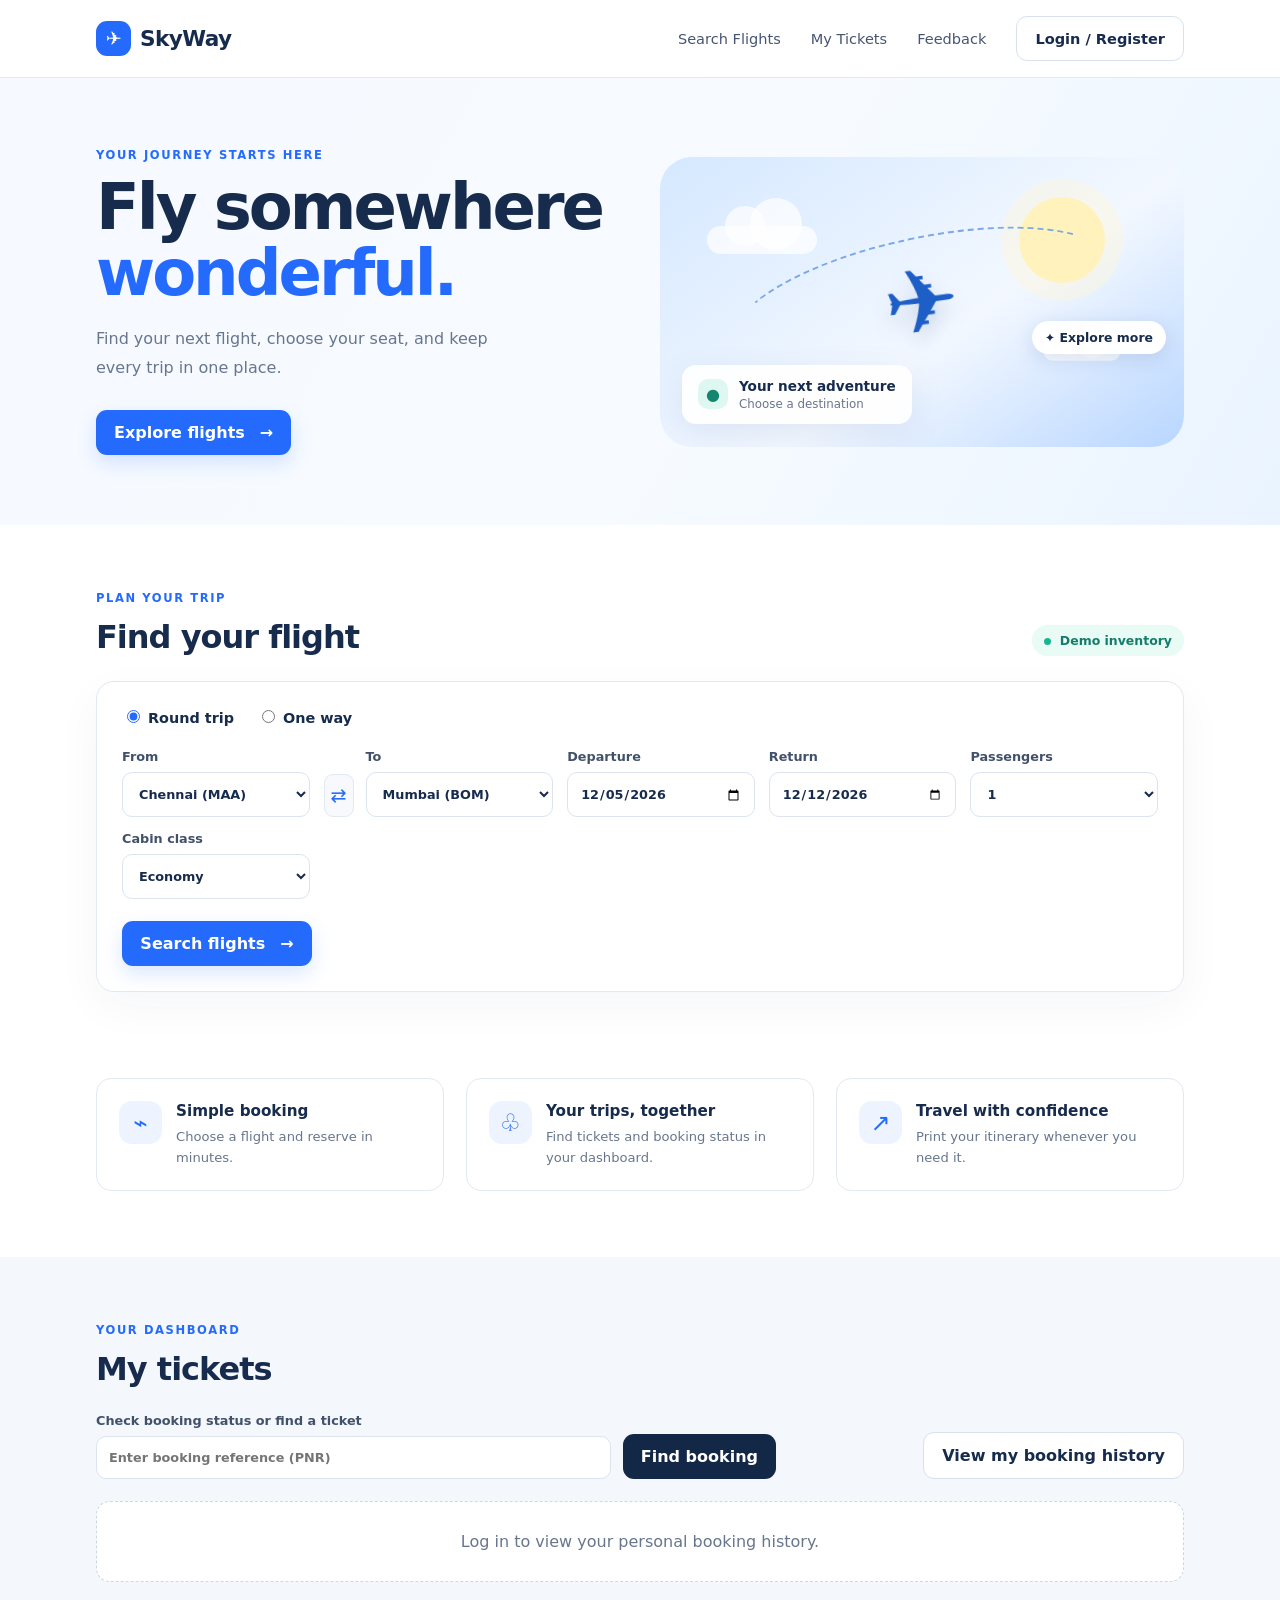
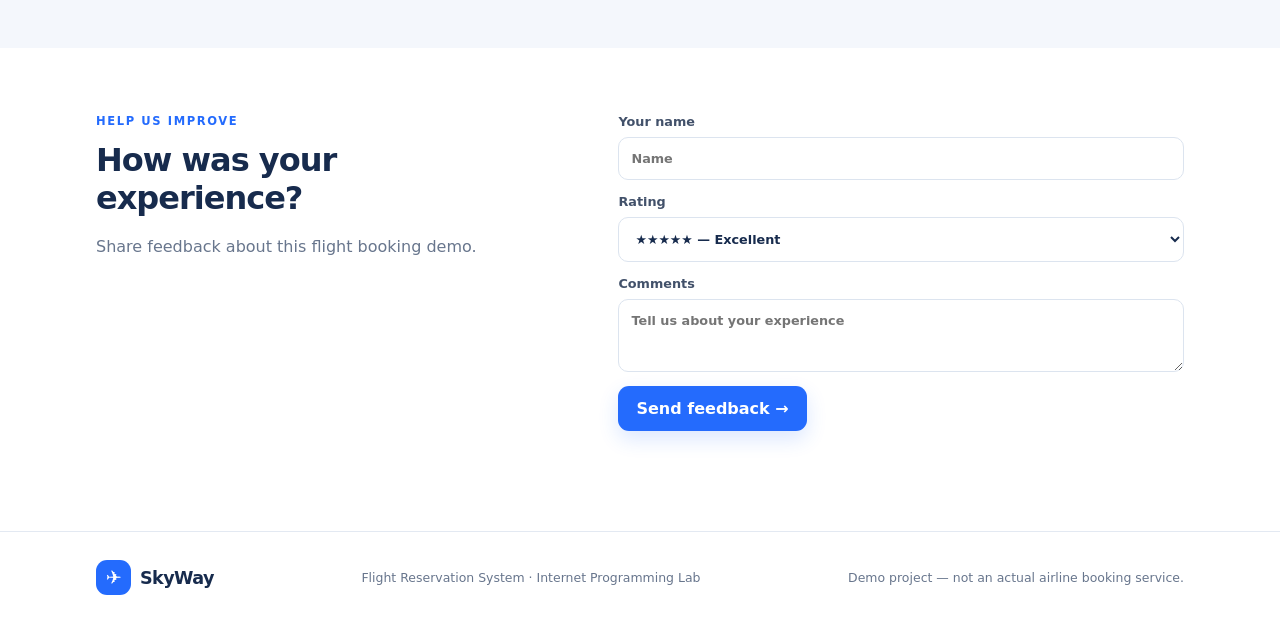
<file: Exp - 5 flight_reservation_website/index.html>
<!DOCTYPE html>
<html lang="en">
<head>
  <meta charset="UTF-8">
  <meta name="viewport" content="width=device-width, initial-scale=1.0">
  <title>SkyWay | Flight Reservation</title>
  <link rel="stylesheet" href="style.css">
</head>
<body>
<header class="topbar">
  <a class="brand" href="#"><span class="brand-icon">✈</span> SkyWay</a>
  <nav>
    <a href="#search">Search Flights</a><a href="#my-tickets">My Tickets</a><a href="#feedback">Feedback</a>
    <button class="outline-btn" id="loginNav">Login / Register</button>
  </nav>
</header>
<main>
  <section class="hero">
    <div class="hero-copy">
      <span class="eyebrow">YOUR JOURNEY STARTS HERE</span>
      <h1>Fly somewhere<br><em>wonderful.</em></h1>
      <p>Find your next flight, choose your seat, and keep every trip in one place.</p>
      <a class="primary-btn" href="#search">Explore flights <span>→</span></a>
    </div>
    <div class="hero-art" aria-label="Illustration of a passenger airplane">
      <div class="sun"></div><div class="cloud cloud-one"></div><div class="cloud cloud-two"></div>
      <div class="route-line"></div><div class="plane">✈</div>
      <div class="destination-card"><span class="pin">●</span><div><strong>Your next adventure</strong><small>Choose a destination</small></div></div>
      <div class="floating-tag">✦  Explore more</div>
    </div>
  </section>

  <section class="search-section section" id="search">
    <div class="section-heading"><div><span class="eyebrow">PLAN YOUR TRIP</span><h2>Find your flight</h2></div><span class="live-pill"><i></i> Demo inventory</span></div>
    <form id="flightSearch" class="search-card">
      <div class="trip-toggle"><label><input type="radio" name="tripType" value="round" checked> Round trip</label><label><input type="radio" name="tripType" value="oneway"> One way</label></div>
      <div class="search-grid">
        <label>From <select id="from" required><option value="Chennai">Chennai (MAA)</option><option value="Bengaluru">Bengaluru (BLR)</option><option value="Mumbai">Mumbai (BOM)</option><option value="Delhi">Delhi (DEL)</option><option value="Hyderabad">Hyderabad (HYD)</option><option value="Kochi">Kochi (COK)</option><option value="Singapore">Singapore (SIN)</option><option value="Dubai">Dubai (DXB)</option></select></label>
        <button type="button" class="swap-btn" id="swap" title="Swap airports">⇄</button>
        <label>To <select id="to" required><option value="Mumbai">Mumbai (BOM)</option><option value="Delhi">Delhi (DEL)</option><option value="Bengaluru">Bengaluru (BLR)</option><option value="Chennai">Chennai (MAA)</option><option value="Hyderabad">Hyderabad (HYD)</option><option value="Kochi">Kochi (COK)</option><option value="Singapore">Singapore (SIN)</option><option value="Dubai">Dubai (DXB)</option></select></label>
        <label>Departure <input type="date" id="departDate" required></label>
        <label id="returnWrap">Return <input type="date" id="returnDate"></label>
        <label>Passengers <select id="passengers"><option>1</option><option>2</option><option>3</option><option>4</option><option>5</option><option>6</option></select></label>
        <label>Cabin class <select id="cabin"><option value="Economy">Economy</option><option value="Premium Economy">Premium Economy</option><option value="Business">Business</option><option value="First">First</option></select></label>
      </div>
      <button class="primary-btn search-btn" type="submit">Search flights <span>→</span></button>
    </form>
    <div id="searchMessage" class="message" role="status"></div>
    <div id="flightResults" class="flight-results"></div>
  </section>

  <section class="benefits section">
    <div class="benefit"><span>⌁</span><div><strong>Simple booking</strong><p>Choose a flight and reserve in minutes.</p></div></div>
    <div class="benefit"><span>♧</span><div><strong>Your trips, together</strong><p>Find tickets and booking status in your dashboard.</p></div></div>
    <div class="benefit"><span>↗</span><div><strong>Travel with confidence</strong><p>Print your itinerary whenever you need it.</p></div></div>
  </section>

  <section class="section account-section" id="my-tickets">
    <div class="section-heading"><div><span class="eyebrow">YOUR DASHBOARD</span><h2>My tickets</h2></div></div>
    <div class="dashboard-tools">
      <form id="statusForm" class="status-form"><label>Check booking status or find a ticket<input id="pnrInput" placeholder="Enter booking reference (PNR)" required></label><button class="dark-btn" type="submit">Find booking</button></form>
      <button class="outline-btn" id="showAllTickets">View my booking history</button>
    </div>
    <div id="ticketList" class="ticket-list"><div class="empty-state">Your tickets will appear here after you complete a booking.</div></div>
  </section>

  <section class="section feedback-section" id="feedback">
    <div><span class="eyebrow">HELP US IMPROVE</span><h2>How was your experience?</h2><p>Share feedback about this flight booking demo.</p></div>
    <form id="feedbackForm" class="feedback-form"><label>Your name<input id="feedbackName" placeholder="Name" required></label><label>Rating<select id="feedbackRating"><option value="5">★★★★★ — Excellent</option><option value="4">★★★★ — Good</option><option value="3">★★★ — Average</option><option value="2">★★ — Poor</option><option value="1">★ — Very poor</option></select></label><label>Comments<textarea id="feedbackText" rows="3" placeholder="Tell us about your experience" required></textarea></label><button class="primary-btn" type="submit">Send feedback →</button><p id="feedbackMessage" class="message"></p></form>
  </section>
</main>
<footer><a class="brand" href="#"><span class="brand-icon">✈</span> SkyWay</a><span>Flight Reservation System · Internet Programming Lab</span><span>Demo project — not an actual airline booking service.</span></footer>

<div class="modal-backdrop" id="authModal"><div class="modal"><button class="close-modal" data-close="authModal">×</button><span class="eyebrow">WELCOME ABOARD</span><h2 id="authTitle">Login to SkyWay</h2><div class="auth-tabs"><button class="active" data-auth="login">Login</button><button data-auth="register">Register</button><button data-auth="forgot">Forgot password</button></div><form id="authForm"><label id="authNameWrap" class="hidden">Full name<input id="authName" placeholder="Your name"></label><label>Email address<input id="authEmail" type="email" placeholder="you@example.com" required></label><label>Password<input id="authPassword" type="password" placeholder="Password" required></label><button class="primary-btn full-btn" type="submit" id="authSubmit">Login →</button><p class="message" id="authMessage"></p></form><p class="modal-note">Demo accounts are stored in this browser only.</p></div></div>

<div class="modal-backdrop" id="bookingModal"><div class="modal wide-modal"><button class="close-modal" data-close="bookingModal">×</button><span class="eyebrow">COMPLETE YOUR RESERVATION</span><h2>Passenger & payment details</h2><div id="bookingFlightSummary" class="booking-summary"></div><form id="bookingForm"><div class="form-grid"><label>Passenger full name<input id="passengerName" required placeholder="As shown on ID"></label><label>Email for confirmation<input id="passengerEmail" type="email" required placeholder="you@example.com"></label><label>Phone number<input id="passengerPhone" type="tel" required placeholder="+91 98765 43210"></label><label>Seat selection<select id="seatSelect" required></select></label><label>Identification type<select id="idType"><option>Passport</option><option>Government ID</option><option>Other</option></select></label><label>Identification number<input id="idNumber" required placeholder="Enter ID number"></label></div><div class="payment-panel"><h3>Payment (simulated)</h3><div class="payment-options"><label><input type="radio" name="paymentMethod" value="UPI" checked> UPI</label><label><input type="radio" name="paymentMethod" value="Card"> Credit / Debit card</label><label><input type="radio" name="paymentMethod" value="Net banking"> Net banking</label></div><p class="muted">No real payment is processed. Do not enter real card or banking details.</p></div><div class="total-row"><span>Total fare</span><strong id="bookingTotal"></strong></div><button class="primary-btn full-btn" type="submit">Confirm booking & pay →</button><p id="bookingMessage" class="message"></p></form></div></div>

<div class="modal-backdrop" id="ticketModal"><div class="modal wide-modal"><button class="close-modal" data-close="ticketModal">×</button><div id="printTicket"></div><div class="ticket-actions"><button class="dark-btn" id="printBtn">Print ticket</button><button class="outline-btn" id="cancelTicketBtn">Cancel ticket</button></div></div></div>

<div class="modal-backdrop" id="adminModal"><div class="modal admin-modal"><button class="close-modal" data-close="adminModal">×</button><span class="eyebrow">SYSTEM MANAGEMENT</span><h2>Administrator panel</h2><div id="adminLoginArea"><p class="muted">Demo login: <b>admin</b> / <b>admin123</b></p><form id="adminLoginForm"><label>Username<input id="adminUser" required></label><label>Password<input id="adminPass" type="password" required></label><button class="primary-btn full-btn">Open admin panel</button><p id="adminMessage" class="message"></p></form></div><div id="adminDashboard" class="hidden"><div class="admin-stats" id="adminStats"></div><h3>Manage flight inventory</h3><form id="adminFlightForm" class="form-grid"><label>Airline<input id="adminAirline" required value="SkyWay Air"></label><label>Flight number<input id="adminFlightNo" required placeholder="SW 401"></label><label>From<input id="adminFrom" required value="Chennai"></label><label>To<input id="adminTo" required value="Mumbai"></label><label>Departure time<input id="adminTime" type="time" required value="09:00"></label><label>Economy fare (₹)<input id="adminFare" type="number" min="1" required value="4500"></label><label>Available seats<input id="adminSeats" type="number" min="0" required value="60"></label><button class="dark-btn" type="submit">Add flight</button></form><div id="adminFlightList" class="admin-table-wrap"></div><h3>Bookings & reports</h3><div id="adminBookings" class="admin-table-wrap"></div><button class="outline-btn" id="exportCsv">Export booking report (CSV)</button><h3>Customer feedback</h3><div id="adminFeedback" class="admin-table-wrap"></div></div></div></div>

<script src="script.js"></script>
</body>
</html>
</file>
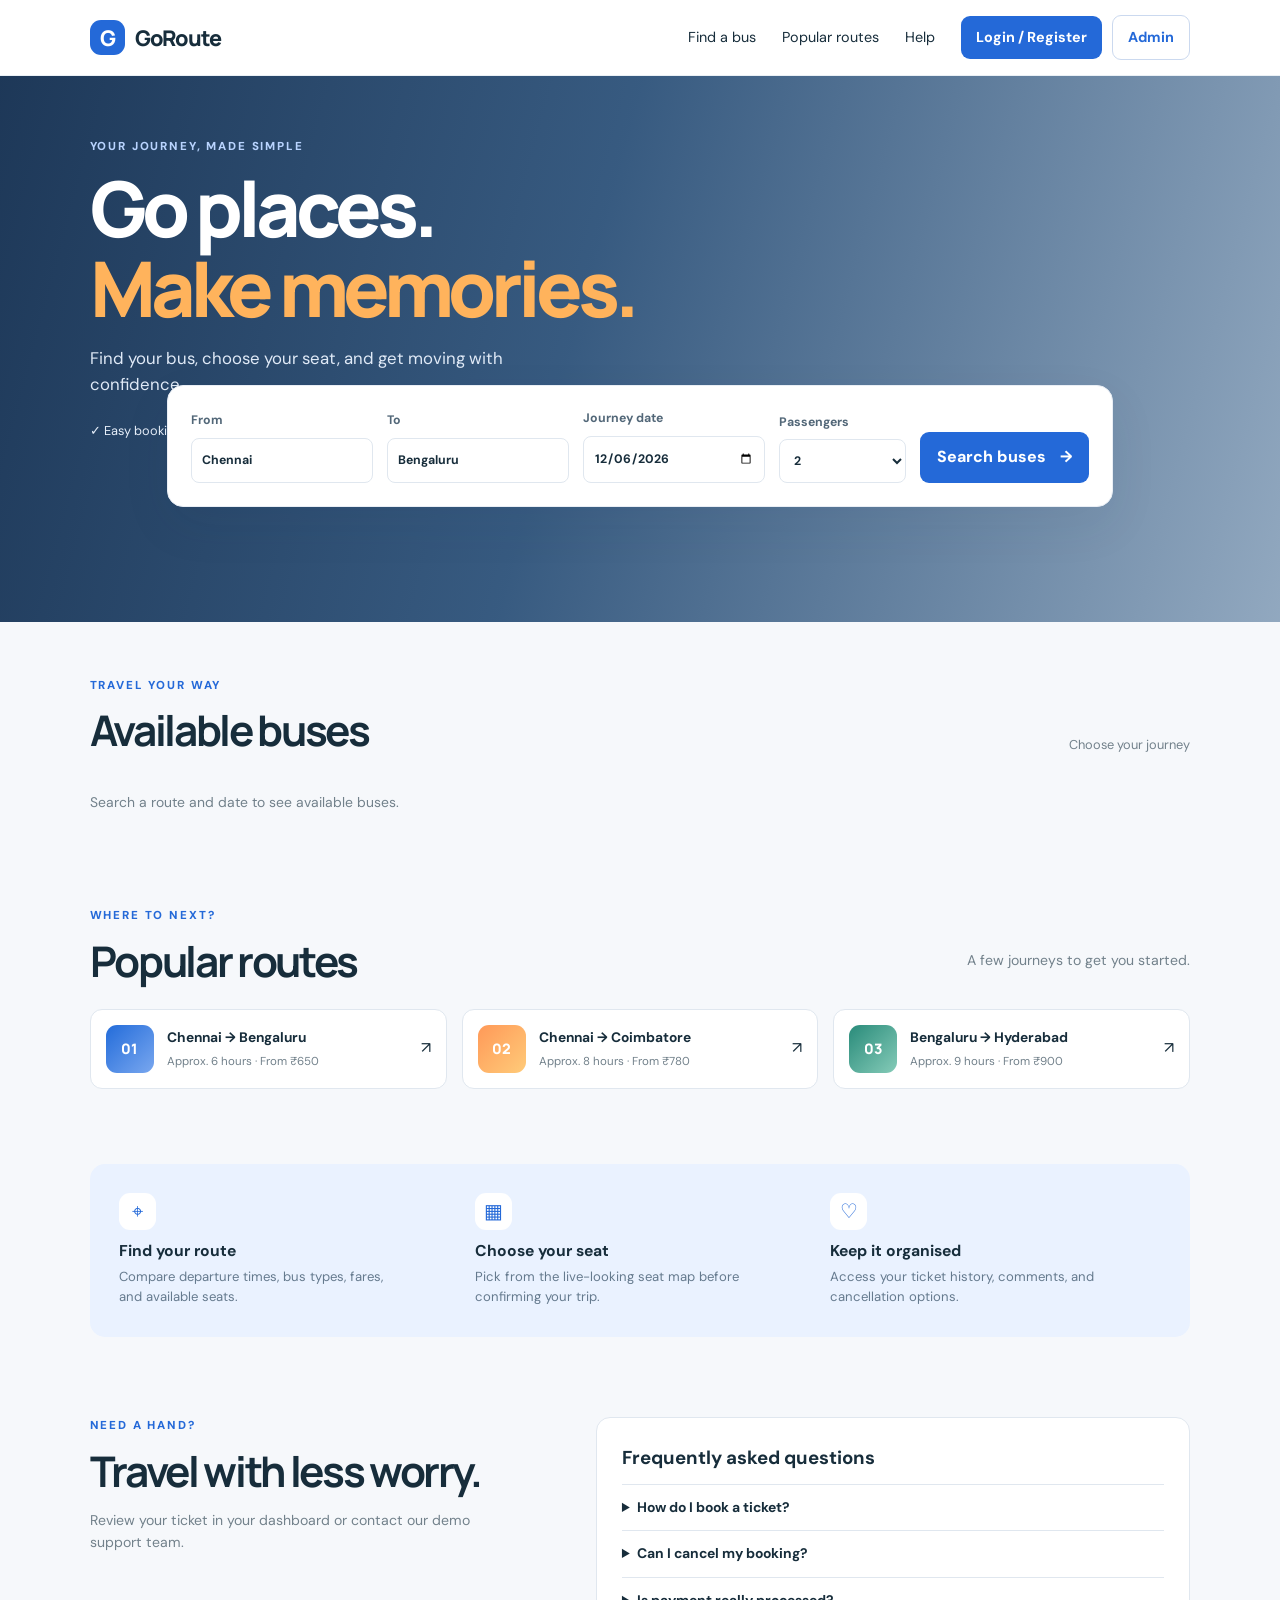
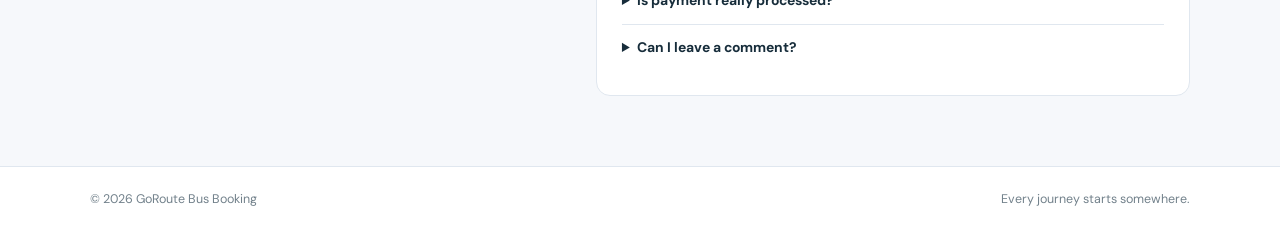
<file: Exp -3 bus_ticket_booking_website/index.html>
<!DOCTYPE html>
<html lang="en">
<head>
  <meta charset="UTF-8">
  <meta name="viewport" content="width=device-width, initial-scale=1.0">
  <title>GoRoute | Bus Ticket Booking</title>
  <link rel="stylesheet" href="style.css">
</head>
<body>
<header class="header">
  <a href="#" class="logo"><span class="logo-icon">G</span> GoRoute</a>
  <button class="menu-toggle" id="menuToggle" aria-label="Toggle navigation">☰</button>
  <nav id="nav">
    <a href="#search">Find a bus</a><a href="#routes">Popular routes</a><a href="#help">Help</a>
    <button class="nav-btn" id="accountBtn">Login / Register</button>
    <button class="nav-btn admin-btn" id="adminBtn">Admin</button>
  </nav>
</header>

<main>
  <section class="hero" id="search">
    <div class="hero-inner">
      <p class="eyebrow">YOUR JOURNEY, MADE SIMPLE</p>
      <h1>Go places.<br><em>Make memories.</em></h1>
      <p class="hero-copy">Find your bus, choose your seat, and get moving with confidence.</p>
      <div class="trust-row"><span>✓ Easy booking</span><span>✓ Pick your seat</span><span>✓ Manage trips online</span></div>
    </div>
    <form id="searchForm" class="search-panel">
      <label>From <input id="from" list="cities" value="Chennai" placeholder="Departure city" required></label>
      <label>To <input id="to" list="cities" value="Bengaluru" placeholder="Destination city" required></label>
      <datalist id="cities"><option>Chennai</option><option>Bengaluru</option><option>Coimbatore</option><option>Madurai</option><option>Hyderabad</option><option>Vijayawada</option><option>Trichy</option><option>Pondicherry</option><option>Salem</option><option>Thiruvananthapuram</option></datalist>
      <label>Journey date <input id="travelDate" type="date" required></label>
      <label>Passengers <select id="passengers"><option>1</option><option selected>2</option><option>3</option><option>4</option><option>5</option><option>6</option></select></label>
      <button class="button primary search-button" type="submit">Search buses <span>→</span></button>
    </form>
  </section>

  <section class="section results-section" id="results">
    <div class="section-head"><div><p class="eyebrow">TRAVEL YOUR WAY</p><h2>Available buses</h2></div><span class="results-count" id="resultsCount">Choose your journey</span></div>
    <div id="busList" class="bus-list"></div>
    <p class="status-message" id="searchMessage" role="status">Search a route and date to see available buses.</p>
  </section>

  <section class="section routes-section" id="routes">
    <div class="section-head"><div><p class="eyebrow">WHERE TO NEXT?</p><h2>Popular routes</h2></div><p class="muted">A few journeys to get you started.</p></div>
    <div class="route-grid">
      <button class="route-card" data-from="Chennai" data-to="Bengaluru"><span class="route-art art-one">01</span><span><strong>Chennai → Bengaluru</strong><small>Approx. 6 hours · From ₹650</small></span><span>↗</span></button>
      <button class="route-card" data-from="Chennai" data-to="Coimbatore"><span class="route-art art-two">02</span><span><strong>Chennai → Coimbatore</strong><small>Approx. 8 hours · From ₹780</small></span><span>↗</span></button>
      <button class="route-card" data-from="Bengaluru" data-to="Hyderabad"><span class="route-art art-three">03</span><span><strong>Bengaluru → Hyderabad</strong><small>Approx. 9 hours · From ₹900</small></span><span>↗</span></button>
    </div>
  </section>

  <section class="benefits">
    <div><span class="benefit-icon">⌖</span><h3>Find your route</h3><p>Compare departure times, bus types, fares, and available seats.</p></div>
    <div><span class="benefit-icon">▦</span><h3>Choose your seat</h3><p>Pick from the live-looking seat map before confirming your trip.</p></div>
    <div><span class="benefit-icon">♡</span><h3>Keep it organised</h3><p>Access your ticket history, comments, and cancellation options.</p></div>
  </section>

  <section class="section help-section" id="help">
    <div><p class="eyebrow">NEED A HAND?</p><h2>Travel with less worry.</h2><p class="muted">Review your ticket in your dashboard or contact our demo support team.</p></div>
    <div class="help-card"><h3>Frequently asked questions</h3>
      <details><summary>How do I book a ticket?</summary><p>Search your route and date, choose a bus, select seats, enter passenger details, and confirm the demo payment.</p></details>
      <details><summary>Can I cancel my booking?</summary><p>Open your dashboard and cancel any confirmed booking before the journey starts. This is a demonstration policy.</p></details>
      <details><summary>Is payment really processed?</summary><p>No. Payment is simulated. A live system needs a secure payment gateway and server-side verification.</p></details>
      <details><summary>Can I leave a comment?</summary><p>Yes. After booking, use your dashboard to leave a comment for that bus.</p></details>
    </div>
  </section>
</main>

<footer><span>© <span id="year"></span> GoRoute Bus Booking</span><span>Every journey starts somewhere.</span></footer>

<div class="modal-backdrop hidden" id="modalBackdrop">
  <section class="modal" role="dialog" aria-modal="true" aria-labelledby="modalTitle">
    <button class="close-button" id="closeModal" aria-label="Close">×</button>
    <div id="modalContent"></div>
  </section>
</div>
<div class="toast" id="toast" role="status"></div>
<script src="script.js"></script>
</body>
</html>
</file>
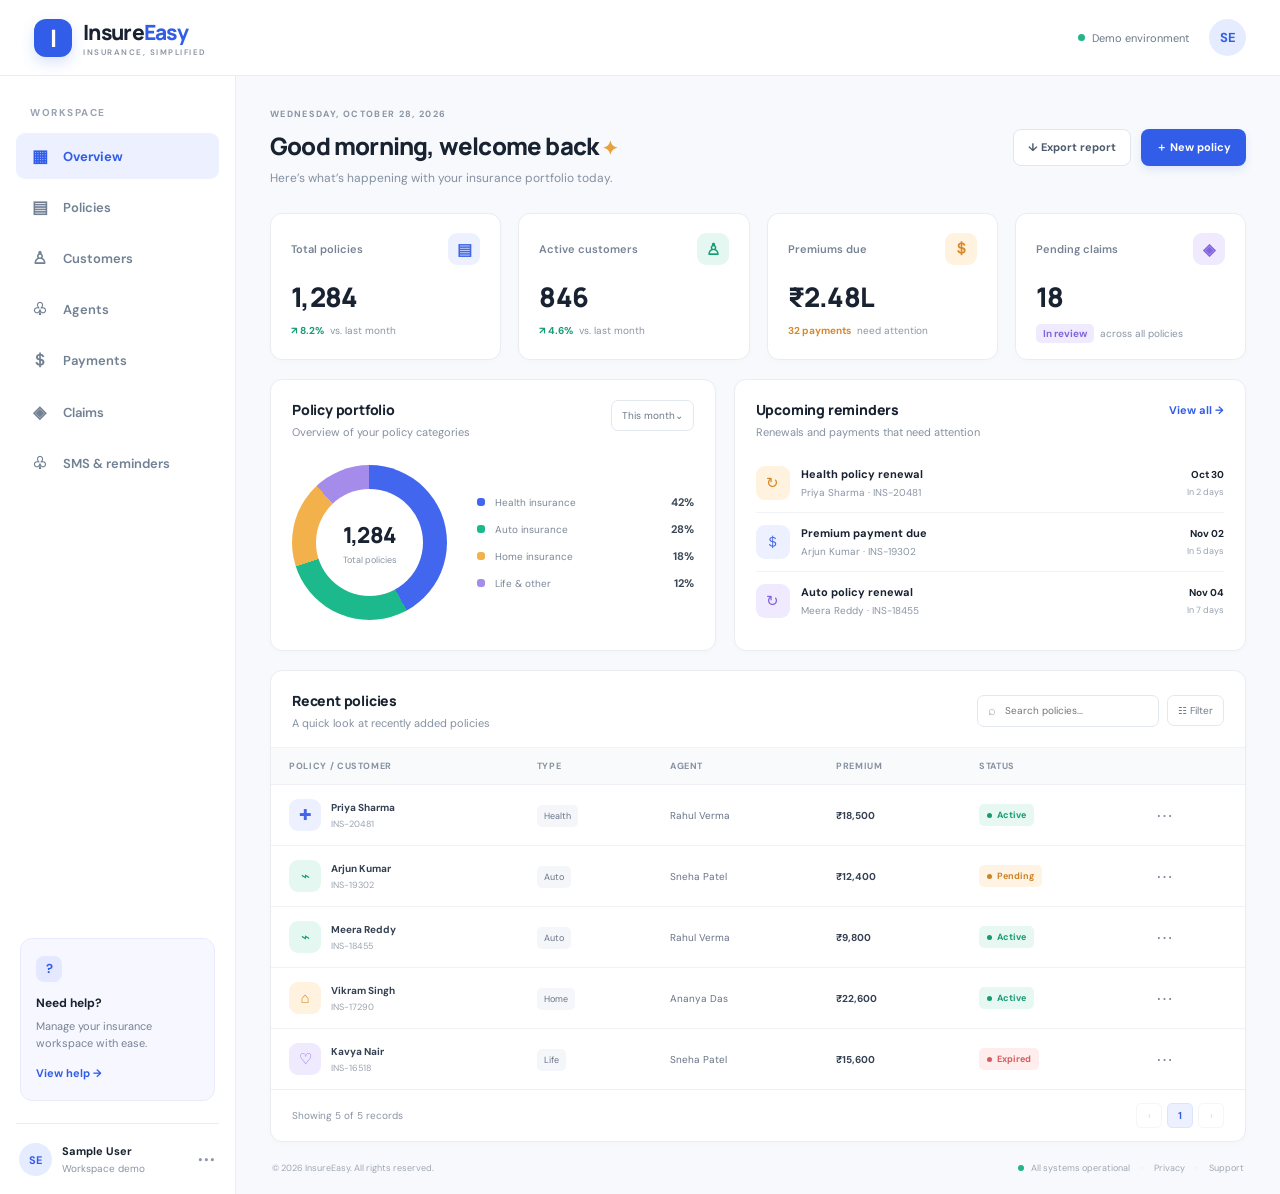
<file: Exp-12 online insurance management platform/index.html>
<!DOCTYPE html>
<html lang="en">
<head>
  <meta charset="UTF-8">
  <meta name="viewport" content="width=device-width, initial-scale=1.0">
  <meta name="description" content="InsureEasy insurance management dashboard demo">
  <title>InsureEasy | Insurance Management</title>
  <link rel="stylesheet" href="style.css">
</head>
<body>
  <header class="topbar">
    <a class="brand" href="#"><span class="brand-mark">I</span><span>Insure<span class="brand-accent">Easy</span><small>INSURANCE, SIMPLIFIED</small></span></a>
    <nav class="top-actions">
      <span class="secure-label"><span class="status-dot"></span> Demo environment</span>
      <button class="avatar" id="profileButton" aria-label="Profile menu">SE</button>
    </nav>
  </header>

  <main class="app-shell">
    <aside class="sidebar">
      <div class="side-label">WORKSPACE</div>
      <button class="nav-item active" data-page="overview"><span>▦</span> Overview</button>
      <button class="nav-item" data-page="policies"><span>▤</span> Policies</button>
      <button class="nav-item" data-page="customers"><span>♙</span> Customers</button>
      <button class="nav-item" data-page="agents"><span>♧</span> Agents</button>
      <button class="nav-item" data-page="payments"><span>＄</span> Payments</button>
      <button class="nav-item" data-page="claims"><span>◈</span> Claims</button>
      <button class="nav-item" data-page="alerts"><span>♧</span> SMS & reminders</button>
      <div class="sidebar-bottom">
        <div class="help-card"><div class="help-icon">?</div><strong>Need help?</strong><p>Manage your insurance workspace with ease.</p><button id="helpButton" class="text-button">View help →</button></div>
        <div class="user-mini"><div class="avatar avatar-small">SE</div><div><strong>Sample User</strong><small>Workspace demo</small></div><span class="more">•••</span></div>
      </div>
    </aside>

    <section class="content">
      <div class="page-heading">
        <div><div class="eyebrow">WEDNESDAY, OCTOBER 28, 2026</div><h1 id="pageTitle">Good morning, welcome back <span class="wave">✦</span></h1><p id="pageSubtitle">Here’s what’s happening with your insurance portfolio today.</p></div>
        <div class="heading-actions"><button class="button button-light" id="exportButton">↓ Export report</button><button class="button button-primary" id="newPolicyButton">＋ New policy</button></div>
      </div>

      <section class="stats-grid" id="statsGrid">
        <article class="stat-card"><div class="stat-top"><span>Total policies</span><span class="stat-icon blue">▤</span></div><div class="stat-number" id="statPolicies">1,284</div><div class="stat-foot"><span class="trend">↗ 8.2%</span> <span>vs. last month</span></div></article>
        <article class="stat-card"><div class="stat-top"><span>Active customers</span><span class="stat-icon green">♙</span></div><div class="stat-number" id="statCustomers">846</div><div class="stat-foot"><span class="trend">↗ 4.6%</span> <span>vs. last month</span></div></article>
        <article class="stat-card"><div class="stat-top"><span>Premiums due</span><span class="stat-icon orange">＄</span></div><div class="stat-number" id="statDue">₹2.48L</div><div class="stat-foot"><span class="warning-text">32 payments</span> <span>need attention</span></div></article>
        <article class="stat-card"><div class="stat-top"><span>Pending claims</span><span class="stat-icon purple">◈</span></div><div class="stat-number" id="statClaims">18</div><div class="stat-foot"><span class="neutral-pill">In review</span> <span>across all policies</span></div></article>
      </section>

      <section class="content-grid">
        <article class="panel portfolio-panel">
          <div class="panel-heading"><div><h2>Policy portfolio</h2><p>Overview of your policy categories</p></div><button class="select-button" id="portfolioPeriod">This month⌄</button></div>
          <div class="portfolio-body"><div class="donut" aria-label="Policy portfolio chart"><div class="donut-center"><strong>1,284</strong><span>Total policies</span></div></div><div class="legend">
            <div><span class="legend-dot health"></span><span>Health insurance</span><strong>42%</strong></div>
            <div><span class="legend-dot auto"></span><span>Auto insurance</span><strong>28%</strong></div>
            <div><span class="legend-dot home"></span><span>Home insurance</span><strong>18%</strong></div>
            <div><span class="legend-dot life"></span><span>Life & other</span><strong>12%</strong></div>
          </div></div>
        </article>
        <article class="panel reminders-panel">
          <div class="panel-heading"><div><h2>Upcoming reminders</h2><p>Renewals and payments that need attention</p></div><button class="text-button" data-goto="alerts">View all →</button></div>
          <div class="reminder-list" id="reminderList">
            <div class="reminder-row"><div class="reminder-symbol orange-bg">↻</div><div class="reminder-info"><strong>Health policy renewal</strong><span>Priya Sharma · INS-20481</span></div><div class="reminder-date"><strong>Oct 30</strong><span>In 2 days</span></div></div>
            <div class="reminder-row"><div class="reminder-symbol blue-bg">＄</div><div class="reminder-info"><strong>Premium payment due</strong><span>Arjun Kumar · INS-19302</span></div><div class="reminder-date"><strong>Nov 02</strong><span>In 5 days</span></div></div>
            <div class="reminder-row"><div class="reminder-symbol purple-bg">↻</div><div class="reminder-info"><strong>Auto policy renewal</strong><span>Meera Reddy · INS-18455</span></div><div class="reminder-date"><strong>Nov 04</strong><span>In 7 days</span></div></div>
          </div>
        </article>
      </section>

      <section class="panel table-panel">
        <div class="panel-heading table-heading"><div><h2 id="tableTitle">Recent policies</h2><p id="tableSubtitle">A quick look at recently added policies</p></div><div class="table-tools"><label class="search-box"><span>⌕</span><input id="searchInput" type="search" placeholder="Search policies..." aria-label="Search table"></label><button class="select-button" id="filterButton">☷ Filter</button></div></div>
        <div class="table-wrap"><table><thead><tr id="tableHead"><th>POLICY / CUSTOMER</th><th>TYPE</th><th>AGENT</th><th>PREMIUM</th><th>STATUS</th><th></th></tr></thead><tbody id="policyTableBody"></tbody></table></div>
        <div class="table-footer"><span id="tableCount">Showing 5 of 5 records</span><div class="pagination"><button disabled>‹</button><button class="current-page">1</button><button disabled>›</button></div></div>
      </section>
      <footer class="footer"><span>© 2026 InsureEasy. All rights reserved.</span><span><span class="status-dot"></span> All systems operational <span class="footer-separator">·</span> Privacy <span class="footer-separator">·</span> Support</span></footer>
    </section>
  </main>

  <div class="toast" id="toast" role="status" aria-live="polite"></div>

  <dialog id="recordDialog" class="modal">
    <form id="recordForm" method="dialog">
      <div class="modal-heading"><div><div class="eyebrow">INSUREEASY WORKSPACE</div><h2 id="modalTitle">Create a policy</h2></div><button type="button" class="close-button" id="closeModal" aria-label="Close">×</button></div>
      <p class="modal-description" id="modalDescription">Add a policy record to your demo workspace.</p>
      <div id="modalFields" class="form-grid"></div>
      <div class="modal-actions"><button type="button" class="button button-light" id="cancelModal">Cancel</button><button type="submit" class="button button-primary">Save record</button></div>
    </form>
  </dialog>

  <script src="script.js"></script>
</body>
</html>
</file>
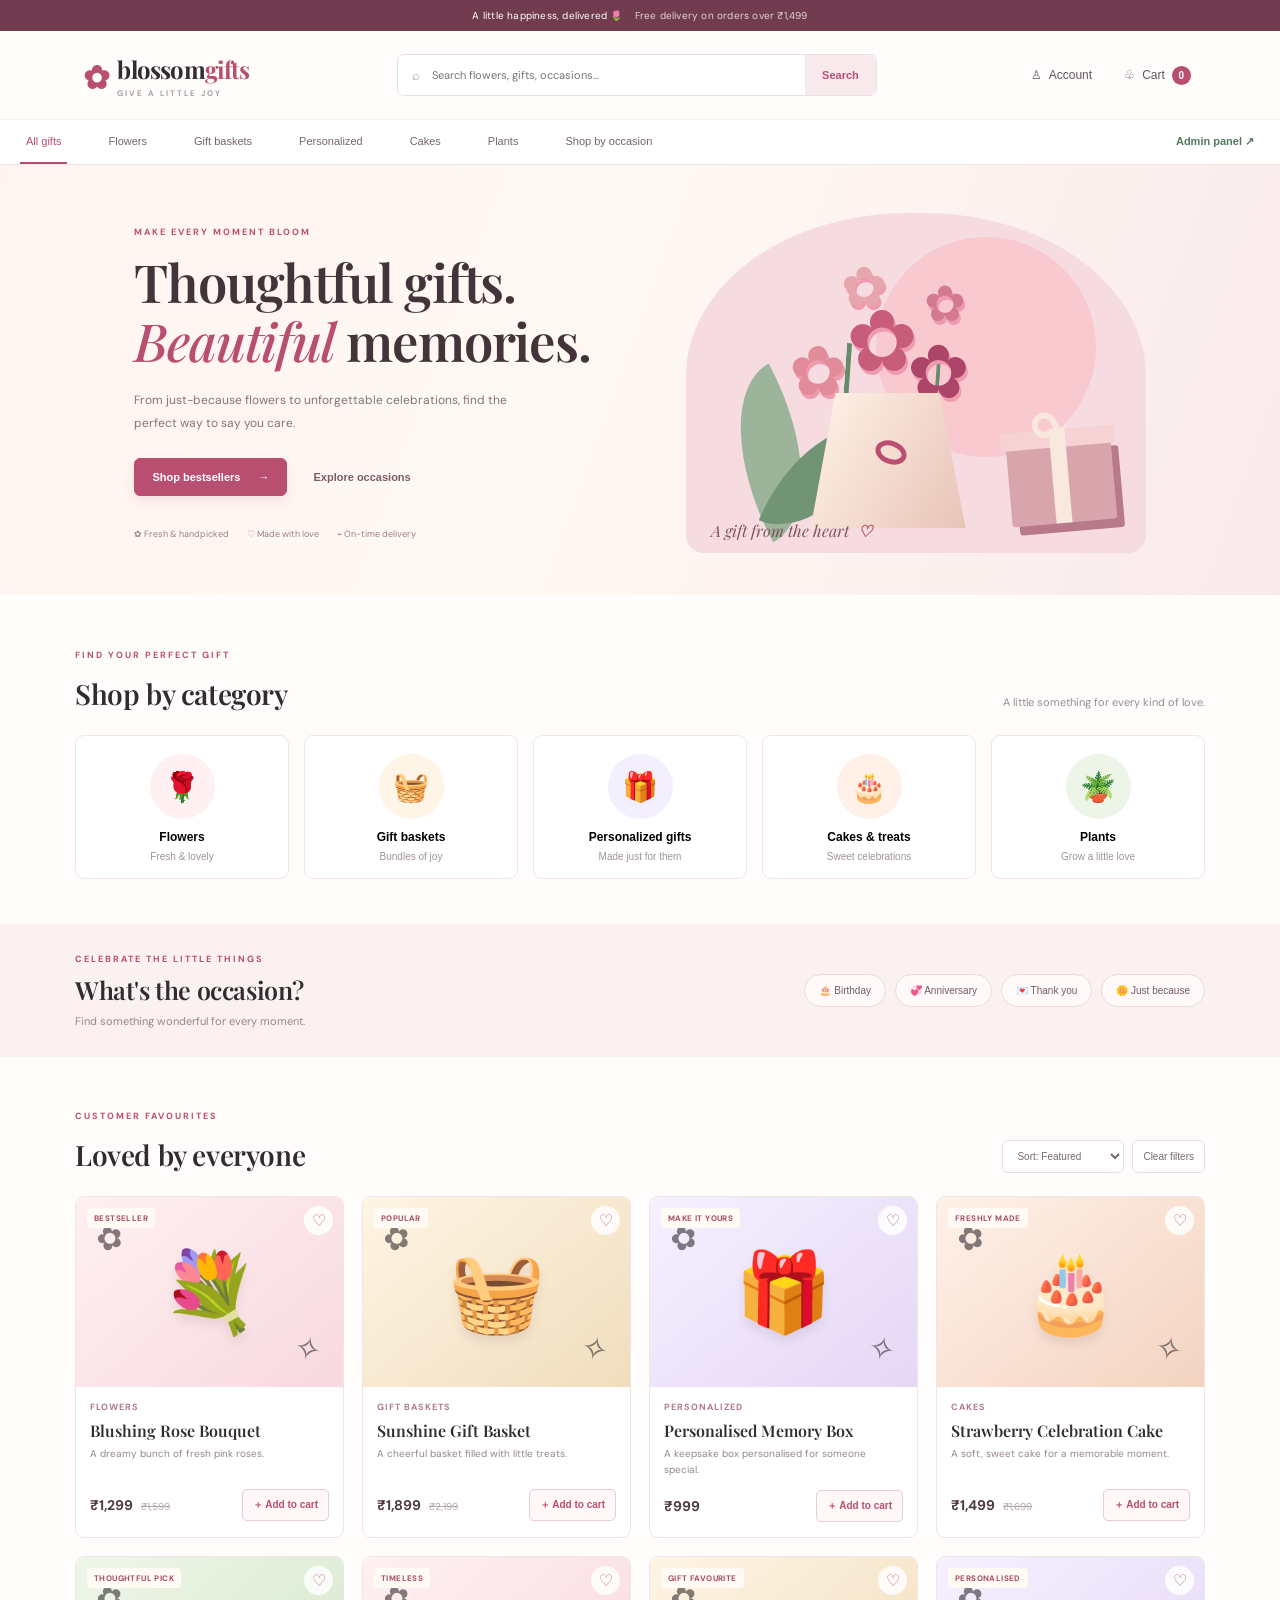
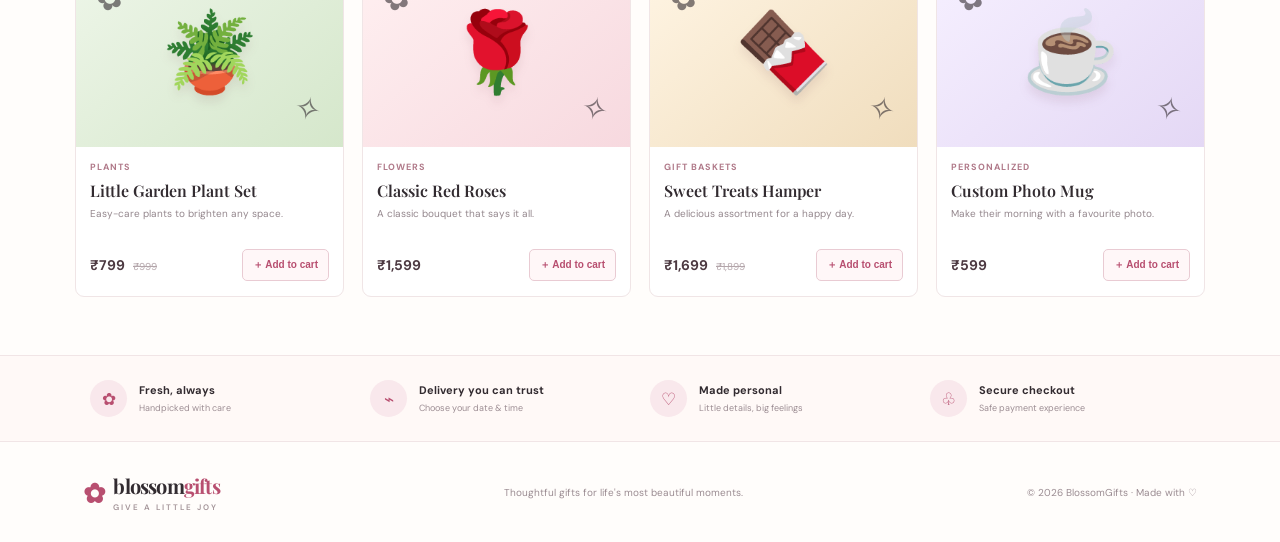
<file: Exp-13 BlossomGifts a user-friendly online platform/index.html>
<!DOCTYPE html>
<html lang="en">
<head>
  <meta charset="UTF-8">
  <meta name="viewport" content="width=device-width, initial-scale=1.0">
  <meta name="description" content="BlossomGifts online flowers and gifts store demo">
  <title>BlossomGifts | Send a Little Happiness</title>
  <link rel="stylesheet" href="style.css">
</head>
<body>
  <div class="announcement">A little happiness, delivered 🌷 <span>Free delivery on orders over ₹1,499</span></div>
  <header class="header">
    <a class="logo" href="#" aria-label="BlossomGifts home"><span class="logo-flower">✿</span><span>blossom<span>gifts</span><small>GIVE A LITTLE JOY</small></span></a>
    <form class="search" id="searchForm"><span>⌕</span><input id="searchInput" type="search" placeholder="Search flowers, gifts, occasions..." aria-label="Search products"><button type="submit">Search</button></form>
    <div class="header-actions"><button id="accountButton" class="header-link">♙ <span>Account</span></button><button id="cartButton" class="cart-button">♧ <span>Cart</span><b id="cartCount">0</b></button></div>
  </header>
  <nav class="nav">
    <button class="nav-link active" data-category="All">All gifts</button>
    <button class="nav-link" data-category="Flowers">Flowers</button>
    <button class="nav-link" data-category="Gift baskets">Gift baskets</button>
    <button class="nav-link" data-category="Personalized">Personalized</button>
    <button class="nav-link" data-category="Cakes">Cakes</button>
    <button class="nav-link" data-category="Plants">Plants</button>
    <button class="nav-link" data-category="Occasions">Shop by occasion</button>
    <button class="nav-link admin-nav" id="adminNav">Admin panel ↗</button>
  </nav>

  <main>
    <section class="hero">
      <div class="hero-copy"><div class="eyebrow">MAKE EVERY MOMENT BLOOM</div><h1>Thoughtful gifts.<br><em>Beautiful</em> memories.</h1><p>From just-because flowers to unforgettable celebrations, find the perfect way to say you care.</p><div class="hero-buttons"><button class="btn-primary" id="shopNow">Shop bestsellers <span>→</span></button><button class="btn-quiet" id="occasionButton">Explore occasions</button></div><div class="hero-trust"><span>✿ Fresh & handpicked</span><span>♡ Made with love</span><span>⌁ On-time delivery</span></div></div>
      <div class="hero-art" role="img" aria-label="Illustration of a bouquet and gift box"><div class="sun"></div><div class="art-leaf leaf-one"></div><div class="art-leaf leaf-two"></div><div class="bouquet"><span class="stem"></span><span class="flower f1">✿</span><span class="flower f2">✿</span><span class="flower f3">✿</span><span class="flower f4">✿</span><span class="flower f5">✿</span><span class="wrap"></span><span class="ribbon"></span></div><div class="gift-box"><span></span><i></i></div><div class="art-caption">A gift from the heart <b>♡</b></div></div>
    </section>
    <section class="category-section section-wrap" id="categories">
      <div class="section-heading"><div><div class="eyebrow">FIND YOUR PERFECT GIFT</div><h2>Shop by category</h2></div><p>A little something for every kind of love.</p></div>
      <div class="category-grid">
        <button class="category-card" data-category="Flowers"><span class="category-emoji rose">🌹</span><strong>Flowers</strong><small>Fresh & lovely</small></button>
        <button class="category-card" data-category="Gift baskets"><span class="category-emoji basket">🧺</span><strong>Gift baskets</strong><small>Bundles of joy</small></button>
        <button class="category-card" data-category="Personalized"><span class="category-emoji personalized">🎁</span><strong>Personalized gifts</strong><small>Made just for them</small></button>
        <button class="category-card" data-category="Cakes"><span class="category-emoji cake">🎂</span><strong>Cakes & treats</strong><small>Sweet celebrations</small></button>
        <button class="category-card" data-category="Plants"><span class="category-emoji plant">🪴</span><strong>Plants</strong><small>Grow a little love</small></button>
      </div>
    </section>
    <section class="occasion-strip section-wrap" id="occasions"><div><div class="eyebrow">CELEBRATE THE LITTLE THINGS</div><h2>What's the occasion?</h2><p>Find something wonderful for every moment.</p></div><div class="occasion-buttons"><button data-occasion="Birthday">🎂 Birthday</button><button data-occasion="Anniversary">💞 Anniversary</button><button data-occasion="Thank you">💌 Thank you</button><button data-occasion="Just because">🌼 Just because</button></div></section>
    <section class="products-section section-wrap" id="products">
      <div class="section-heading"><div><div class="eyebrow">CUSTOMER FAVOURITES</div><h2 id="productHeading">Loved by everyone</h2></div><div class="product-controls"><select id="sortSelect" aria-label="Sort products"><option value="featured">Sort: Featured</option><option value="low">Price: Low to high</option><option value="high">Price: High to low</option><option value="name">Name: A to Z</option></select><button class="outline-button" id="resetFilters">Clear filters</button></div></div>
      <div class="product-grid" id="productGrid"></div>
      <div class="empty-state" id="emptyState" hidden><div>🌷</div><h3>No gifts found just yet</h3><p>Try a different search or category.</p><button class="btn-primary" id="showAll">Show all gifts</button></div>
    </section>
    <section class="promise-strip"><div><span>✿</span><div><strong>Fresh, always</strong><small>Handpicked with care</small></div></div><div><span>⌁</span><div><strong>Delivery you can trust</strong><small>Choose your date & time</small></div></div><div><span>♡</span><div><strong>Made personal</strong><small>Little details, big feelings</small></div></div><div><span>♧</span><div><strong>Secure checkout</strong><small>Safe payment experience</small></div></div></section>
  </main>
  <footer><a class="logo footer-logo" href="#"><span class="logo-flower">✿</span><span>blossom<span>gifts</span><small>GIVE A LITTLE JOY</small></span></a><p>Thoughtful gifts for life's most beautiful moments.</p><div>© 2026 BlossomGifts · Made with ♡</div></footer>

  <dialog id="modal" class="modal"><form id="modalForm" method="dialog"><div class="modal-top"><div><div class="eyebrow">BLOSSOMGifts</div><h2 id="modalTitle">Your basket</h2></div><button type="button" class="close-modal" id="closeModal">×</button></div><div id="modalContent"></div><div id="modalFooter" class="modal-footer"></div></form></dialog>
  <div class="toast" id="toast" role="status" aria-live="polite"></div>
  <script src="script.js"></script>
</body>
</html>
</file>
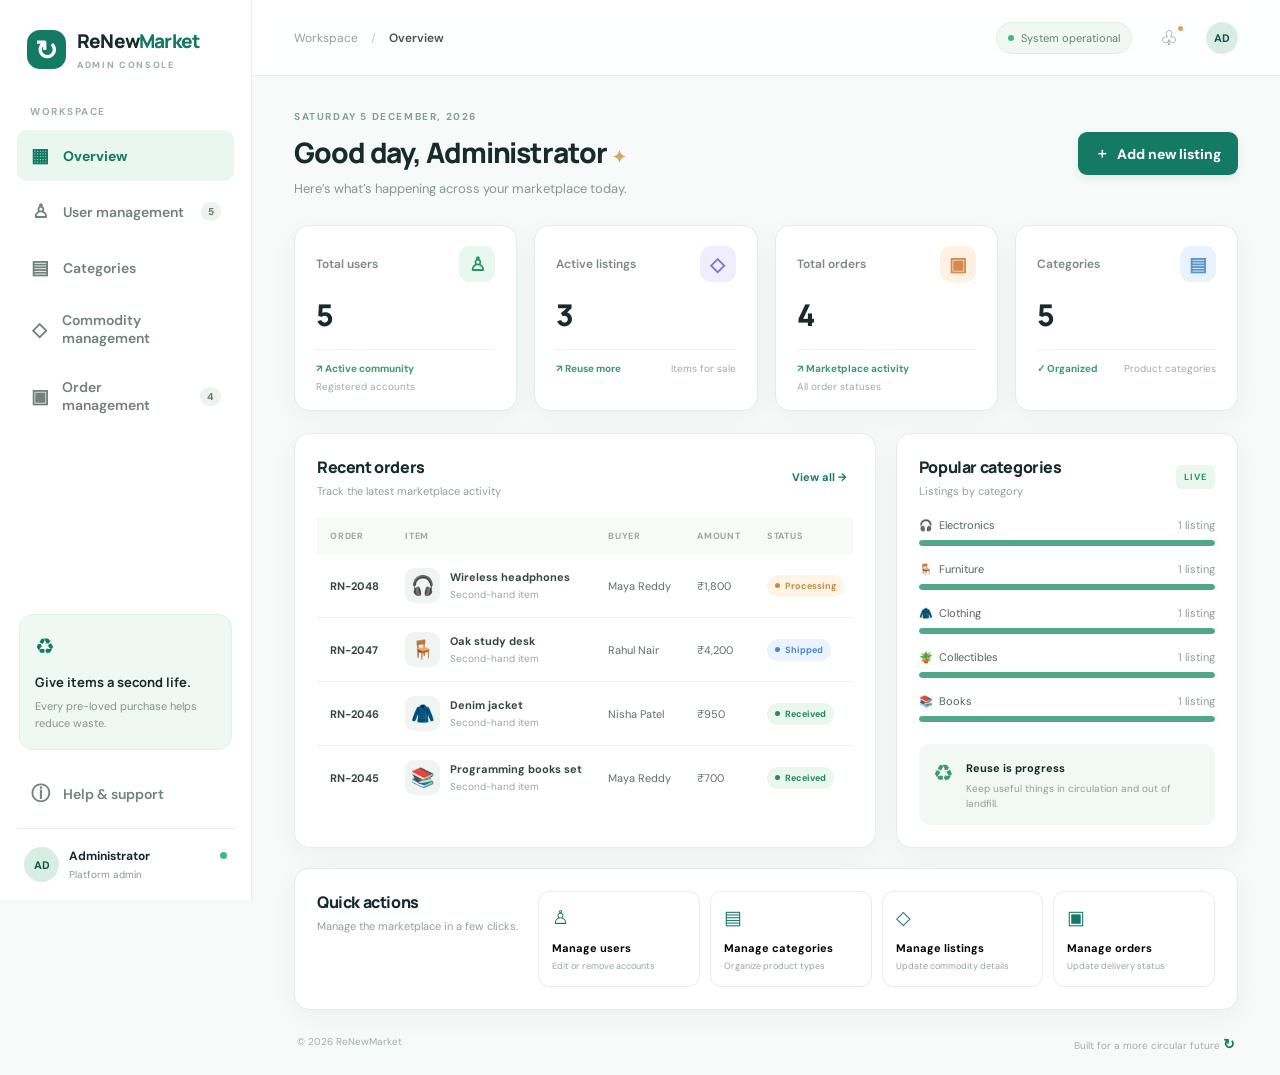
<file: Exp-14 ReNewMarket a dynamic online/index.html>
<!DOCTYPE html>
<html lang="en">
<head>
  <meta charset="UTF-8" />
  <meta name="viewport" content="width=device-width, initial-scale=1.0" />
  <title>ReNewMarket | Admin Dashboard</title>
  <link rel="stylesheet" href="style.css" />
</head>
<body>
  <div class="app-shell">
    <aside class="sidebar" id="sidebar">
      <a class="brand" href="#" aria-label="ReNewMarket home">
        <span class="brand-mark">↻</span>
        <span>ReNew<span class="brand-light">Market</span><small>ADMIN CONSOLE</small></span>
      </a>
      <div class="nav-label">WORKSPACE</div>
      <nav class="nav">
        <button class="nav-item active" data-page="overview"><span>▦</span> Overview</button>
        <button class="nav-item" data-page="users"><span>♙</span> User management <b id="userNavCount">0</b></button>
        <button class="nav-item" data-page="categories"><span>▤</span> Categories</button>
        <button class="nav-item" data-page="products"><span>◇</span> Commodity management</button>
        <button class="nav-item" data-page="orders"><span>▣</span> Order management <b id="orderNavCount">0</b></button>
      </nav>
      <div class="sidebar-bottom">
        <div class="eco-card"><span class="eco-icon">♻</span><strong>Give items a second life.</strong><p>Every pre-loved purchase helps reduce waste.</p></div>
        <button class="nav-item" id="helpBtn"><span>ⓘ</span> Help & support</button>
        <div class="admin-mini"><div class="avatar">AD</div><div><strong>Administrator</strong><small>Platform admin</small></div><span class="online-dot"></span></div>
      </div>
    </aside>

    <main class="main">
      <header class="topbar">
        <button class="menu-btn" id="menuBtn" aria-label="Toggle navigation">☰</button>
        <div class="breadcrumb">Workspace <span>/</span> <strong id="breadcrumbTitle">Overview</strong></div>
        <div class="top-actions">
          <span class="status-pill"><i></i> System operational</span>
          <button class="icon-btn" id="notificationBtn" aria-label="Notifications">♧<em></em></button>
          <div class="top-avatar">AD</div>
        </div>
      </header>

      <section class="content">
        <div class="welcome-row">
          <div><p class="eyebrow" id="dateLabel">RENEWMARKET CONTROL CENTER</p><h1 id="pageTitle">Good day, Administrator <span>✦</span></h1><p class="subheading" id="pageSubtitle">Here’s what’s happening across your marketplace today.</p></div>
          <button class="primary-btn" id="quickAddBtn">＋ <span id="quickAddLabel">Add new listing</span></button>
        </div>

        <section id="overviewPage" class="page active">
          <div class="stats-grid">
            <article class="stat-card"><div class="stat-top"><span>Total users</span><span class="stat-icon mint">♙</span></div><div class="stat-value" id="statUsers">0</div><div class="stat-foot"><span class="trend">↗ Active community</span><span>Registered accounts</span></div></article>
            <article class="stat-card"><div class="stat-top"><span>Active listings</span><span class="stat-icon violet">◇</span></div><div class="stat-value" id="statProducts">0</div><div class="stat-foot"><span class="trend">↗ Reuse more</span><span>Items for sale</span></div></article>
            <article class="stat-card"><div class="stat-top"><span>Total orders</span><span class="stat-icon peach">▣</span></div><div class="stat-value" id="statOrders">0</div><div class="stat-foot"><span class="trend">↗ Marketplace activity</span><span>All order statuses</span></div></article>
            <article class="stat-card"><div class="stat-top"><span>Categories</span><span class="stat-icon blue">▤</span></div><div class="stat-value" id="statCategories">0</div><div class="stat-foot"><span class="trend">✓ Organized</span><span>Product categories</span></div></article>
          </div>
          <div class="overview-grid">
            <section class="panel recent-panel">
              <div class="panel-heading"><div><h2>Recent orders</h2><p>Track the latest marketplace activity</p></div><button class="text-btn" data-goto="orders">View all →</button></div>
              <div class="table-wrap"><table><thead><tr><th>ORDER</th><th>ITEM</th><th>BUYER</th><th>AMOUNT</th><th>STATUS</th></tr></thead><tbody id="recentOrdersBody"></tbody></table></div>
            </section>
            <section class="panel category-panel">
              <div class="panel-heading"><div><h2>Popular categories</h2><p>Listings by category</p></div><span class="tiny-badge">LIVE</span></div>
              <div id="categoryBreakdown" class="category-breakdown"></div>
              <div class="sustainability"><span>♻</span><div><strong>Reuse is progress</strong><p>Keep useful things in circulation and out of landfill.</p></div></div>
            </section>
          </div>
          <section class="panel quick-panel"><div><h2>Quick actions</h2><p>Manage the marketplace in a few clicks.</p></div><div class="quick-actions"><button data-goto="users"><span>♙</span><strong>Manage users</strong><small>Edit or remove accounts</small></button><button data-goto="categories"><span>▤</span><strong>Manage categories</strong><small>Organize product types</small></button><button data-goto="products"><span>◇</span><strong>Manage listings</strong><small>Update commodity details</small></button><button data-goto="orders"><span>▣</span><strong>Manage orders</strong><small>Update delivery status</small></button></div></section>
        </section>

        <section id="usersPage" class="page">
          <div class="panel list-panel">
            <div class="panel-heading"><div><h2>User accounts</h2><p>Edit account information or remove users from the marketplace.</p></div><button class="primary-btn small" id="addUserBtn">＋ Add user</button></div>
            <div class="toolbar"><label class="search-box">⌕ <input id="userSearch" placeholder="Search name, email or role..." /></label><select id="userRoleFilter"><option value="">All roles</option><option>Buyer</option><option>Seller</option><option>Administrator</option></select></div>
            <div class="table-wrap"><table><thead><tr><th>USER</th><th>EMAIL</th><th>ROLE</th><th>JOINED</th><th>STATUS</th><th>ACTIONS</th></tr></thead><tbody id="usersBody"></tbody></table></div>
          </div>
        </section>

        <section id="categoriesPage" class="page">
          <div class="panel list-panel">
            <div class="panel-heading"><div><h2>Category management</h2><p>Keep second-hand items easy to discover.</p></div><button class="primary-btn small" id="addCategoryBtn">＋ Add category</button></div>
            <div class="toolbar"><label class="search-box">⌕ <input id="categorySearch" placeholder="Search categories..." /></label><span class="result-count" id="categoryCount"></span></div>
            <div id="categoriesGrid" class="categories-grid"></div>
          </div>
        </section>

        <section id="productsPage" class="page">
          <div class="panel list-panel">
            <div class="panel-heading"><div><h2>Commodity management</h2><p>Review listings and update their details or availability.</p></div><button class="primary-btn small" id="addProductBtn">＋ Add listing</button></div>
            <div class="toolbar"><label class="search-box">⌕ <input id="productSearch" placeholder="Search item, seller or description..." /></label><select id="productCategoryFilter"><option value="">All categories</option></select><select id="productStatusFilter"><option value="">All statuses</option><option>Active</option><option>Sold</option><option>Draft</option></select></div>
            <div class="table-wrap"><table><thead><tr><th>COMMODITY</th><th>CATEGORY</th><th>SELLER</th><th>PRICE</th><th>STATUS</th><th>ACTIONS</th></tr></thead><tbody id="productsBody"></tbody></table></div>
          </div>
        </section>

        <section id="ordersPage" class="page">
          <div class="panel list-panel">
            <div class="panel-heading"><div><h2>Order management</h2><p>Update logistics status as orders are shipped and received.</p></div><span class="result-count" id="orderCount"></span></div>
            <div class="toolbar"><label class="search-box">⌕ <input id="orderSearch" placeholder="Search order, item or buyer..." /></label><select id="orderStatusFilter"><option value="">All statuses</option><option>Processing</option><option>Shipped</option><option>Received</option></select></div>
            <div class="table-wrap"><table><thead><tr><th>ORDER</th><th>ITEM</th><th>BUYER</th><th>DATE</th><th>AMOUNT</th><th>LOGISTICS STATUS</th><th>ACTIONS</th></tr></thead><tbody id="ordersBody"></tbody></table></div>
          </div>
        </section>
        <footer class="footer"><span>© 2026 ReNewMarket</span><span>Built for a more circular future <b>↻</b></span></footer>
      </section>
    </main>
  </div>

  <div class="toast" id="toast" role="status"></div>
  <div class="modal-backdrop" id="modalBackdrop">
    <section class="modal" role="dialog" aria-modal="true" aria-labelledby="modalTitle">
      <div class="modal-heading"><div><p class="eyebrow">RENEWMARKET</p><h2 id="modalTitle">Add item</h2></div><button class="close-btn" id="closeModal" aria-label="Close">×</button></div>
      <form id="modalForm"><div id="modalFields" class="modal-fields"></div><div class="modal-actions"><button type="button" class="secondary-btn" id="cancelModal">Cancel</button><button type="submit" class="primary-btn">Save changes</button></div></form>
    </section>
  </div>
  <script src="script.js"></script>
</body>
</html>
</file>
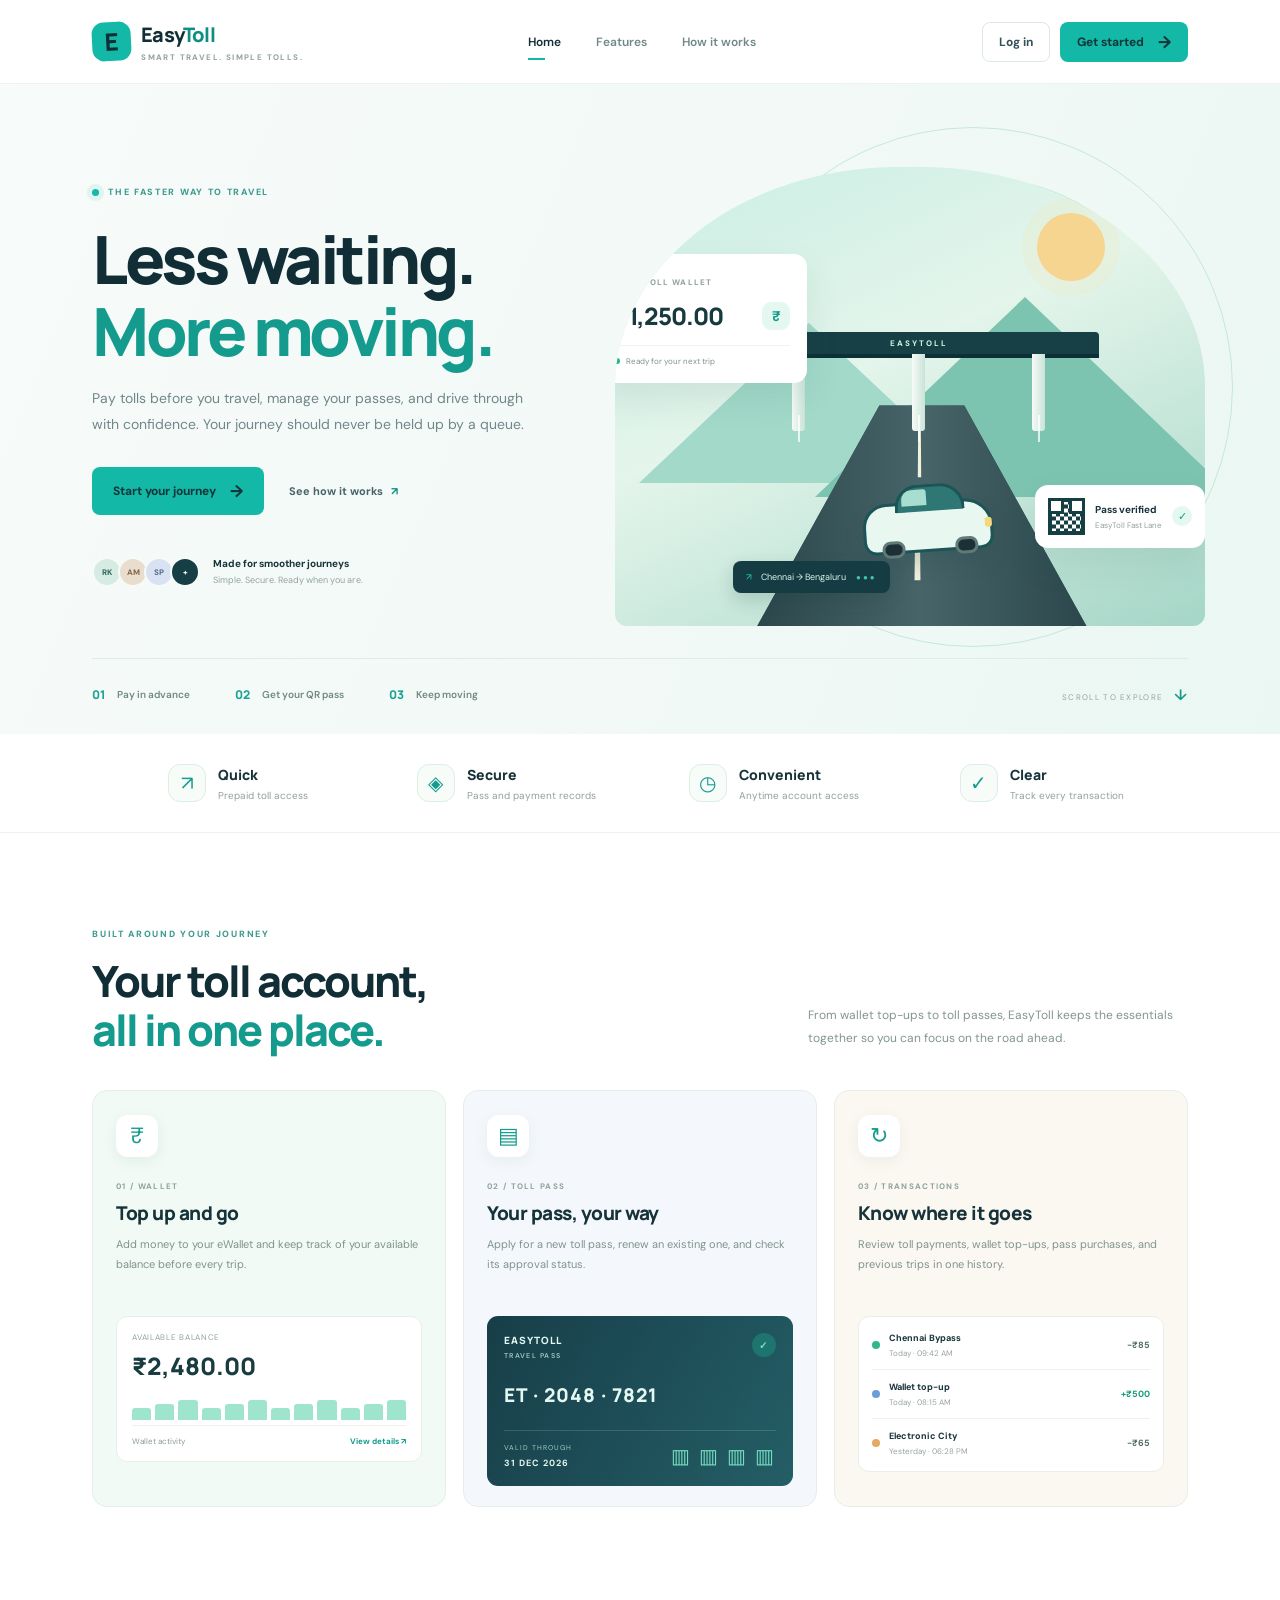
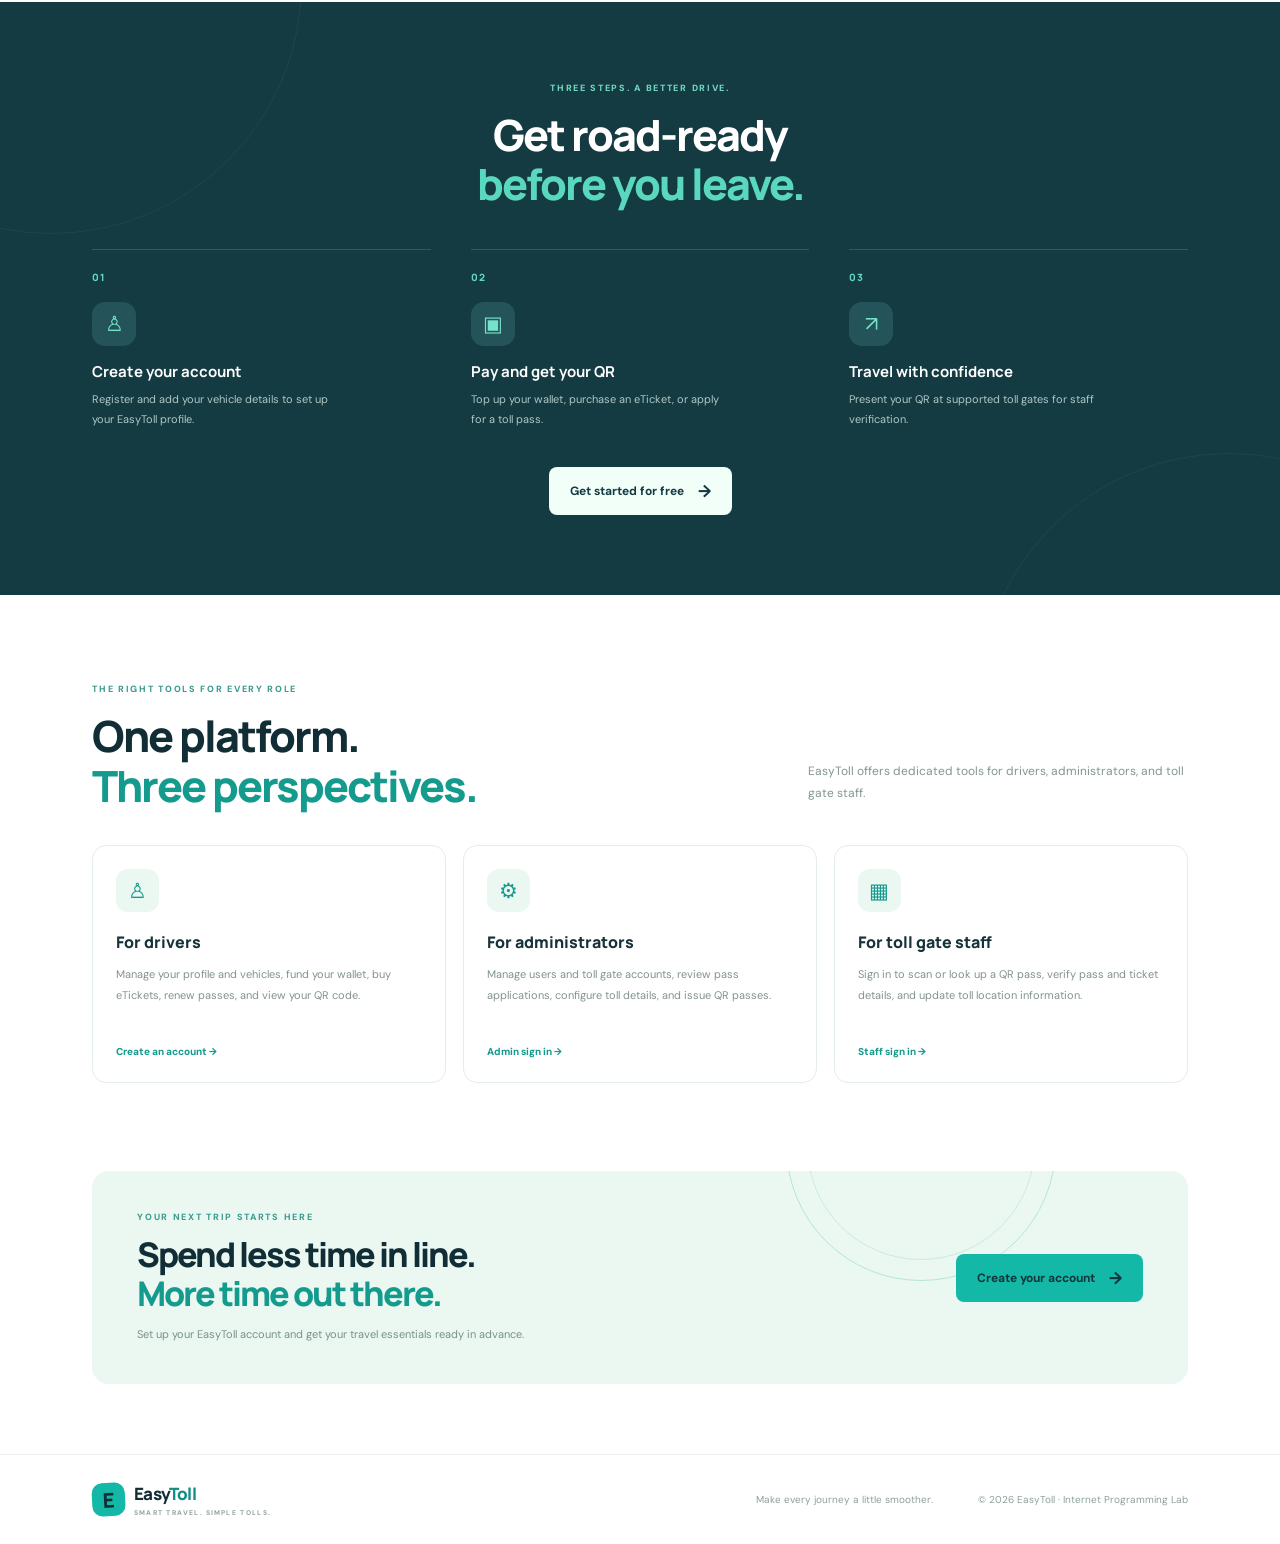
<file: Exp-15 EasyToll advanced online toll payment system/index.html>
<!DOCTYPE html>
<html lang="en">
<head>
  <meta charset="UTF-8">
  <meta name="viewport" content="width=device-width, initial-scale=1.0">
  <title>EasyToll — Smart Toll Payments</title>
  <link rel="stylesheet" href="style.css">
</head>
<body>
  <header class="topbar">
    <a class="brand" href="#" aria-label="EasyToll home"><span class="brand-icon">E</span><span>Easy<span>Toll</span><small>SMART TRAVEL. SIMPLE TOLLS.</small></span></a>
    <nav class="topnav" id="topnav">
      <a href="#home" class="nav-link active">Home</a>
      <a href="#features" class="nav-link">Features</a>
      <a href="#how" class="nav-link">How it works</a>
    </nav>
    <div class="top-actions"><button class="btn btn-outline" data-open-auth="login">Log in</button><button class="btn btn-primary" data-open-auth="register">Get started <span>→</span></button><button class="menu-toggle" id="menuToggle" aria-label="Open menu">☰</button></div>
  </header>

  <main>
    <section class="hero" id="home">
      <div class="hero-content">
        <div class="eyebrow"><span class="pulse"></span> THE FASTER WAY TO TRAVEL</div>
        <h1>Less waiting.<br><span>More moving.</span></h1>
        <p class="hero-copy">Pay tolls before you travel, manage your passes, and drive through with confidence. Your journey should never be held up by a queue.</p>
        <div class="hero-actions"><button class="btn btn-primary btn-large" data-open-auth="register">Start your journey <span>→</span></button><a href="#how" class="learn-link">See how it works <span>↗</span></a></div>
        <div class="trust-row"><div class="avatars"><span>RK</span><span>AM</span><span>SP</span><span>+</span></div><div><strong>Made for smoother journeys</strong><small>Simple. Secure. Ready when you are.</small></div></div>
      </div>
      <div class="hero-visual">
        <div class="decor decor-one"></div><div class="decor decor-two"></div>
        <div class="road-scene">
          <div class="scene-sun"></div><div class="mountain mountain-back"></div><div class="mountain mountain-front"></div>
          <div class="road"><div class="road-line"></div><div class="road-line second"></div></div>
          <div class="toll-structure"><div class="toll-roof"><span>EASYTOLL</span></div><div class="toll-pillars"><div></div><div></div><div></div></div><div class="lane-lines"><i></i><i></i><i></i></div></div>
          <div class="car"><div class="car-window"></div><div class="wheel wheel-left"></div><div class="wheel wheel-right"></div><div class="headlight"></div></div>
          <div class="floating-card balance-card"><span class="mini-label">YOUR TOLL WALLET</span><div class="balance-line"><strong id="heroBalance">₹1,250.00</strong><span class="wallet-symbol">₹</span></div><div class="balance-bottom"><span class="green-dot"></span> Ready for your next trip</div></div>
          <div class="floating-card qr-card"><div class="qr-mini" aria-hidden="true"><i></i><i></i><i></i><b></b><em></em></div><div><strong>Pass verified</strong><small>EasyToll Fast Lane</small></div><span class="checkmark">✓</span></div>
          <div class="route-chip"><span>↗</span> Chennai → Bengaluru <b>●●●</b></div>
        </div>
      </div>
      <div class="hero-bottom"><div><strong>01</strong><span>Pay in advance</span></div><div><strong>02</strong><span>Get your QR pass</span></div><div><strong>03</strong><span>Keep moving</span></div><div class="scroll-note">SCROLL TO EXPLORE <span>↓</span></div></div>
    </section>

    <section class="stats-strip">
      <div><span class="stat-symbol">↗</span><p><strong>Quick</strong><small>Prepaid toll access</small></p></div>
      <div><span class="stat-symbol">◈</span><p><strong>Secure</strong><small>Pass and payment records</small></p></div>
      <div><span class="stat-symbol">◷</span><p><strong>Convenient</strong><small>Anytime account access</small></p></div>
      <div><span class="stat-symbol">✓</span><p><strong>Clear</strong><small>Track every transaction</small></p></div>
    </section>

    <section class="section features-section" id="features">
      <div class="section-heading"><div><div class="eyebrow">BUILT AROUND YOUR JOURNEY</div><h2>Your toll account,<br><span>all in one place.</span></h2></div><p>From wallet top-ups to toll passes, EasyToll keeps the essentials together so you can focus on the road ahead.</p></div>
      <div class="feature-grid">
        <article class="feature-card feature-wallet"><div class="feature-icon">₹</div><span class="feature-number">01 / WALLET</span><h3>Top up and go</h3><p>Add money to your eWallet and keep track of your available balance before every trip.</p><div class="wallet-demo"><small>AVAILABLE BALANCE</small><strong>₹2,480.00</strong><div class="wallet-bars"><i></i><i></i><i></i><i></i><i></i><i></i><i></i><i></i><i></i><i></i><i></i><i></i></div><span>Wallet activity <b>View details ↗</b></span></div></article>
        <article class="feature-card feature-pass"><div class="feature-icon">▤</div><span class="feature-number">02 / TOLL PASS</span><h3>Your pass, your way</h3><p>Apply for a new toll pass, renew an existing one, and check its approval status.</p><div class="pass-demo"><div class="pass-top"><span>EASYTOLL <small>TRAVEL PASS</small></span><span class="pass-check">✓</span></div><div class="pass-code">ET · 2048 · 7821</div><div class="pass-bottom"><span>VALID THROUGH<br><strong>31 DEC 2026</strong></span><div class="pass-lines">▥ ▥ ▥ ▥</div></div></div></article>
        <article class="feature-card feature-history"><div class="feature-icon">↻</div><span class="feature-number">03 / TRANSACTIONS</span><h3>Know where it goes</h3><p>Review toll payments, wallet top-ups, pass purchases, and previous trips in one history.</p><div class="history-demo"><div><span class="history-dot green"></span><p><strong>Chennai Bypass</strong><small>Today · 09:42 AM</small></p><b>−₹85</b></div><div><span class="history-dot blue"></span><p><strong>Wallet top-up</strong><small>Today · 08:15 AM</small></p><b class="credit">+₹500</b></div><div><span class="history-dot orange"></span><p><strong>Electronic City</strong><small>Yesterday · 06:28 PM</small></p><b>−₹65</b></div></div></article>
      </div>
    </section>

    <section class="how-section" id="how"><div class="how-inner"><div class="eyebrow">THREE STEPS. A BETTER DRIVE.</div><h2>Get road-ready<br><span>before you leave.</span></h2><div class="steps"><article><div class="step-num">01</div><div class="step-icon">♙</div><h3>Create your account</h3><p>Register and add your vehicle details to set up your EasyToll profile.</p></article><article><div class="step-num">02</div><div class="step-icon">▣</div><h3>Pay and get your QR</h3><p>Top up your wallet, purchase an eTicket, or apply for a toll pass.</p></article><article><div class="step-num">03</div><div class="step-icon">↗</div><h3>Travel with confidence</h3><p>Present your QR at supported toll gates for staff verification.</p></article></div><button class="btn btn-light btn-large" data-open-auth="register">Get started for free <span>→</span></button></div></section>

    <section class="roles-section section"><div class="section-heading"><div><div class="eyebrow">THE RIGHT TOOLS FOR EVERY ROLE</div><h2>One platform.<br><span>Three perspectives.</span></h2></div><p>EasyToll offers dedicated tools for drivers, administrators, and toll gate staff.</p></div><div class="role-grid"><article><span class="role-icon">♙</span><h3>For drivers</h3><p>Manage your profile and vehicles, fund your wallet, buy eTickets, renew passes, and view your QR code.</p><button data-open-auth="register" class="role-link">Create an account →</button></article><article><span class="role-icon">⚙</span><h3>For administrators</h3><p>Manage users and toll gate accounts, review pass applications, configure toll details, and issue QR passes.</p><button data-open-auth="login" class="role-link">Admin sign in →</button></article><article><span class="role-icon">▦</span><h3>For toll gate staff</h3><p>Sign in to scan or look up a QR pass, verify pass and ticket details, and update toll location information.</p><button data-open-auth="login" class="role-link">Staff sign in →</button></article></div></section>

    <section class="cta-section"><div><div class="eyebrow">YOUR NEXT TRIP STARTS HERE</div><h2>Spend less time in line.<br><span>More time out there.</span></h2><p>Set up your EasyToll account and get your travel essentials ready in advance.</p></div><button class="btn btn-primary btn-large" data-open-auth="register">Create your account <span>→</span></button><div class="cta-orbit"></div></section>
  </main>

  <footer class="footer"><a class="brand footer-brand" href="#home"><span class="brand-icon">E</span><span>Easy<span>Toll</span><small>SMART TRAVEL. SIMPLE TOLLS.</small></span></a><p>Make every journey a little smoother.</p><span>© 2026 EasyToll · Internet Programming Lab</span></footer>

  <div class="modal-backdrop" id="authModal">
    <section class="auth-modal" role="dialog" aria-modal="true" aria-labelledby="authTitle">
      <button class="modal-close" id="closeAuth" aria-label="Close">×</button>
      <div class="auth-brand"><span class="brand-icon">E</span><span>Easy<span>Toll</span></span></div>
      <div class="auth-heading"><div class="eyebrow">WELCOME TO EASYTOLL</div><h2 id="authTitle">Welcome back.</h2><p id="authSubtitle">Sign in to manage your toll account.</p></div>
      <div class="auth-tabs"><button class="auth-tab active" data-auth-tab="login">Log in</button><button class="auth-tab" data-auth-tab="register">Register</button></div>
      <form id="authForm"><div id="authFields"></div><button type="submit" class="btn btn-primary auth-submit" id="authSubmit">Log in <span>→</span></button></form>
      <p class="auth-note">Demo interface only. Do not enter real passwords or payment details.</p>
    </section>
  </div>
  <div class="toast" id="toast" role="status"></div>
  <script src="script.js"></script>
</body>
</html>
</file>
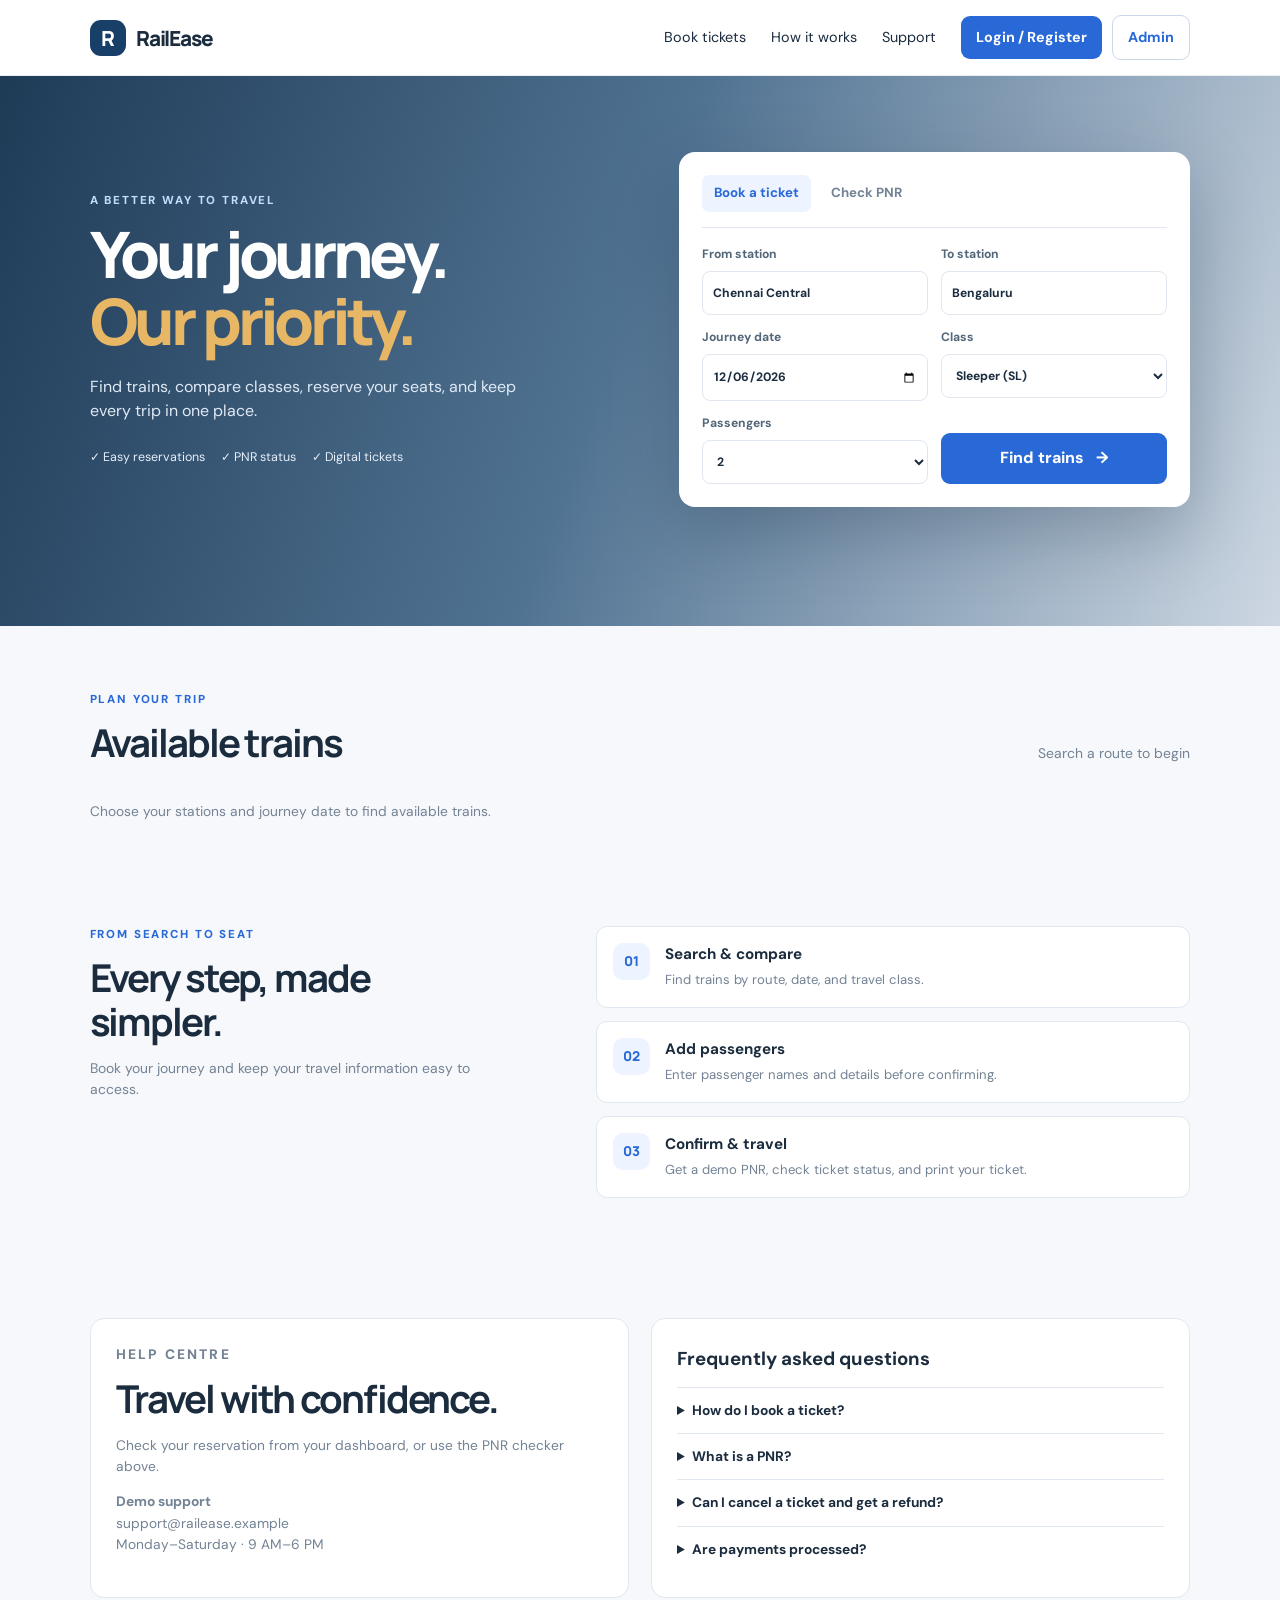
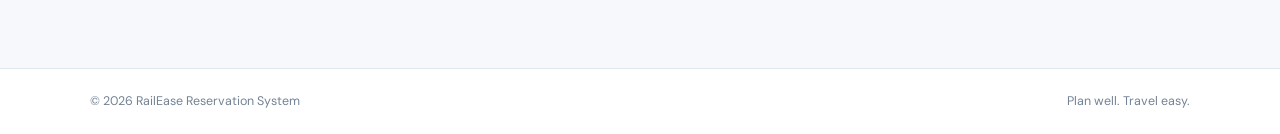
<file: Exp-4 train_reservation_website/index.html>
<!DOCTYPE html>
<html lang="en">
<head>
  <meta charset="UTF-8">
  <meta name="viewport" content="width=device-width, initial-scale=1.0">
  <title>RailEase | Train Reservation</title>
  <link rel="stylesheet" href="style.css">
</head>
<body>
<header class="header">
  <a class="brand" href="#"><span class="brand-icon">R</span><span>RailEase</span></a>
  <button class="menu-toggle" id="menuToggle" aria-label="Toggle navigation">☰</button>
  <nav id="nav"><a href="#search">Book tickets</a><a href="#journey">How it works</a><a href="#support">Support</a><button class="nav-btn" id="accountBtn">Login / Register</button><button class="nav-btn admin-btn" id="adminBtn">Admin</button></nav>
</header>
<main>
  <section class="hero" id="search">
    <div class="hero-copy"><p class="eyebrow">A BETTER WAY TO TRAVEL</p><h1>Your journey.<br><em>Our priority.</em></h1><p>Find trains, compare classes, reserve your seats, and keep every trip in one place.</p><div class="hero-tags"><span>✓ Easy reservations</span><span>✓ PNR status</span><span>✓ Digital tickets</span></div></div>
    <div class="search-panel">
      <div class="search-tabs"><button class="search-tab active">Book a ticket</button><button class="search-tab" id="pnrTab">Check PNR</button></div>
      <form id="searchForm" class="search-grid">
        <label>From station<input id="origin" list="stations" placeholder="e.g. Chennai Central" value="Chennai Central" required></label>
        <label>To station<input id="destination" list="stations" placeholder="e.g. Bengaluru" value="Bengaluru" required></label>
        <datalist id="stations"><option>Chennai Central</option><option>Bengaluru</option><option>Coimbatore</option><option>Madurai</option><option>Hyderabad</option><option>New Delhi</option><option>Mumbai Central</option><option>Vijayawada</option><option>Trichy</option><option>Salem</option></datalist>
        <label>Journey date<input id="journeyDate" type="date" required></label>
        <label>Class<select id="classType"><option value="Sleeper">Sleeper (SL)</option><option value="AC 3 Tier">AC 3 Tier (3A)</option><option value="AC 2 Tier">AC 2 Tier (2A)</option><option value="AC First Class">AC First Class (1A)</option><option value="Chair Car">Chair Car (CC)</option></select></label>
        <label>Passengers<select id="passengerCount"><option>1</option><option selected>2</option><option>3</option><option>4</option><option>5</option><option>6</option></select></label>
        <button class="button primary" type="submit">Find trains <span>→</span></button>
      </form>
      <form id="pnrForm" class="pnr-form hidden"><label>Enter your PNR number<input id="pnrInput" placeholder="e.g. 6842917350" required></label><button class="button primary">Check status</button></form>
    </div>
  </section>

  <section class="section" id="results">
    <div class="section-head"><div><p class="eyebrow">PLAN YOUR TRIP</p><h2>Available trains</h2></div><span class="muted" id="resultCount">Search a route to begin</span></div>
    <div class="train-list" id="trainList"></div>
    <p class="status-message" id="searchMessage">Choose your stations and journey date to find available trains.</p>
  </section>

  <section class="section journey-section" id="journey">
    <div><p class="eyebrow">FROM SEARCH TO SEAT</p><h2>Every step, made simpler.</h2><p class="muted">Book your journey and keep your travel information easy to access.</p></div>
    <div class="steps">
      <div class="step"><span>01</span><div><h3>Search & compare</h3><p>Find trains by route, date, and travel class.</p></div></div>
      <div class="step"><span>02</span><div><h3>Add passengers</h3><p>Enter passenger names and details before confirming.</p></div></div>
      <div class="step"><span>03</span><div><h3>Confirm & travel</h3><p>Get a demo PNR, check ticket status, and print your ticket.</p></div></div>
    </div>
  </section>

  <section class="section support-section" id="support">
    <div class="support-card"><p class="eyebrow">HELP CENTRE</p><h2>Travel with confidence.</h2><p class="muted">Check your reservation from your dashboard, or use the PNR checker above.</p><p><strong>Demo support</strong><br>support@railease.example<br>Monday–Saturday · 9 AM–6 PM</p></div>
    <div class="support-card"><h3>Frequently asked questions</h3><details><summary>How do I book a ticket?</summary><p>Log in, search for trains, select a train and class, enter passenger details, and confirm the demo payment.</p></details><details><summary>What is a PNR?</summary><p>A Passenger Name Record (PNR) is a unique reference for a reservation. This demo creates a sample PNR for each booking.</p></details><details><summary>Can I cancel a ticket and get a refund?</summary><p>You can request cancellation using your PNR. The demo calculates an illustrative refund according to its sample rules.</p></details><details><summary>Are payments processed?</summary><p>No. Payments are simulated. A real railway booking service needs an approved payment gateway and secure backend.</p></details></div>
  </section>
</main>
<footer><span>© <span id="year"></span> RailEase Reservation System</span><span>Plan well. Travel easy.</span></footer>

<div class="modal-backdrop hidden" id="modalBackdrop"><section class="modal" role="dialog" aria-modal="true" aria-labelledby="modalTitle"><button class="close-button" id="closeModal" aria-label="Close">×</button><div id="modalContent"></div></section></div>
<div class="toast" id="toast" role="status"></div>
<script src="script.js"></script>
</body>
</html>
</file>
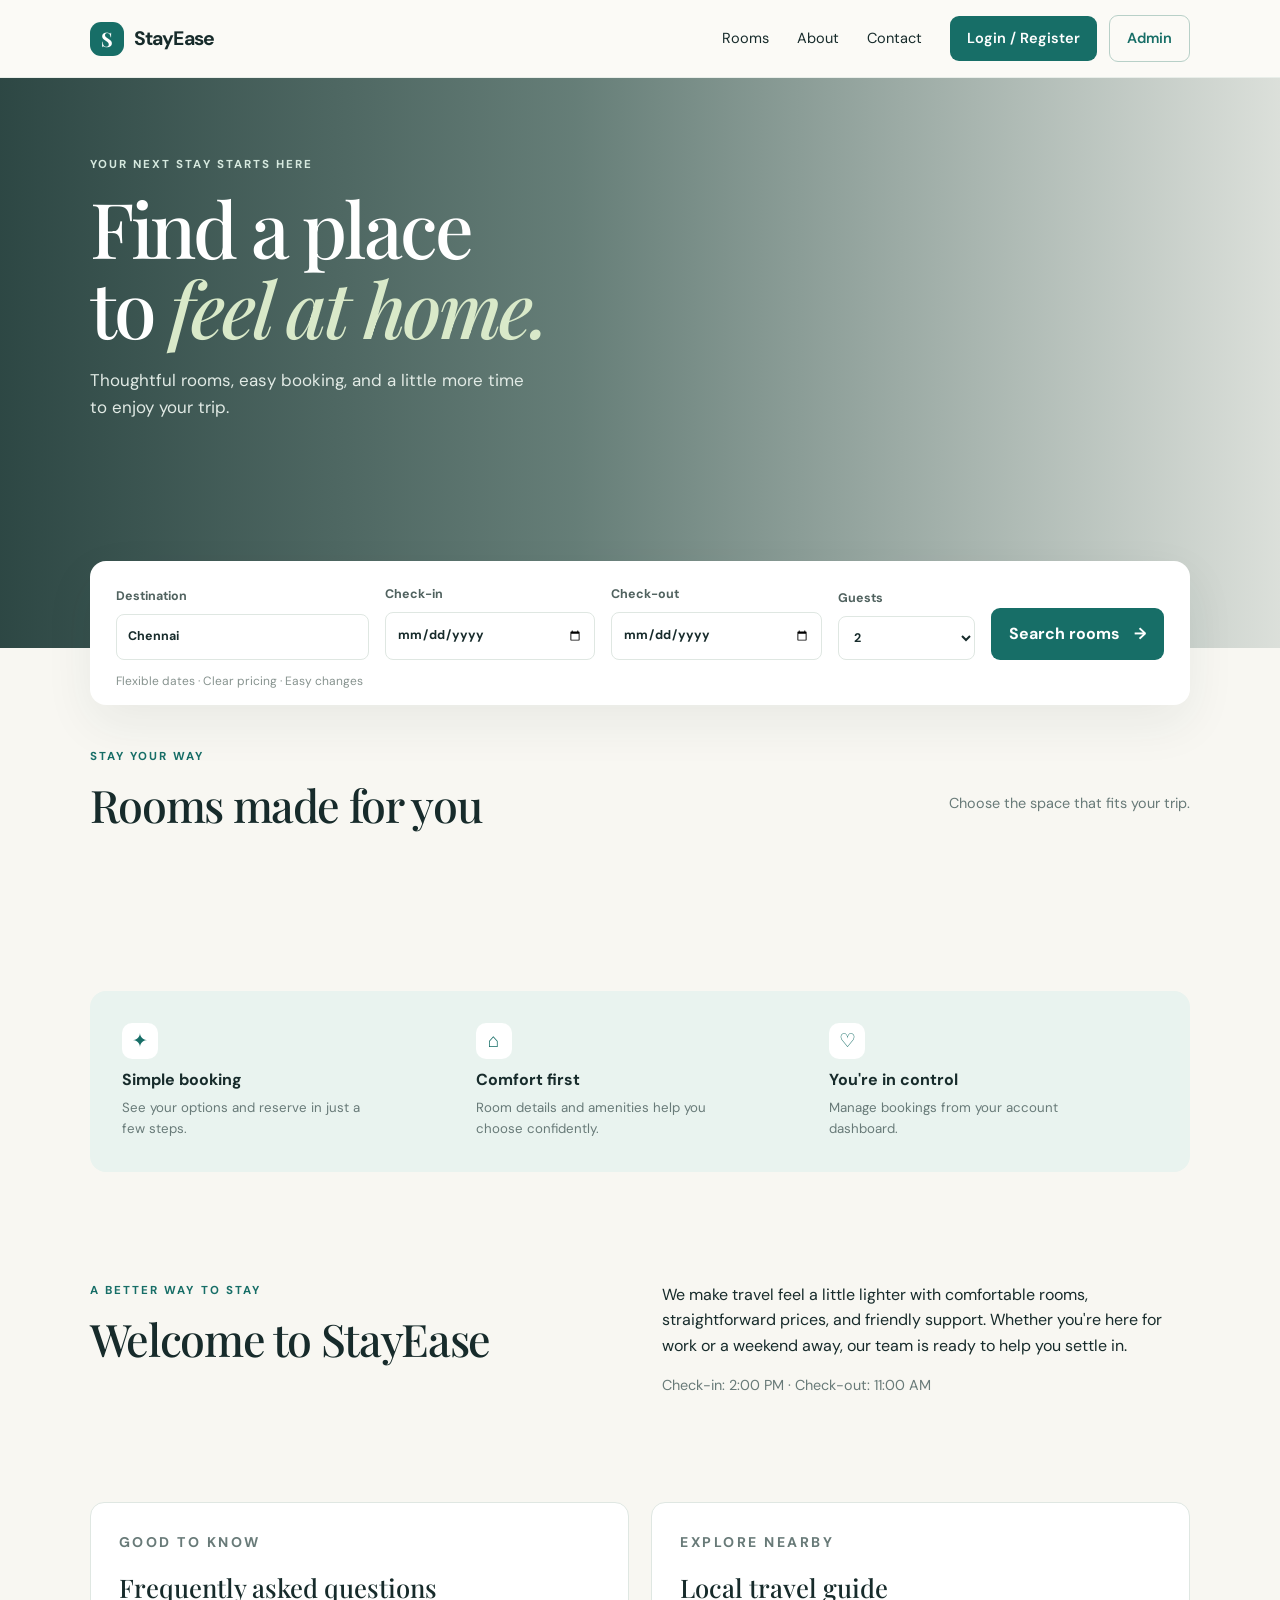
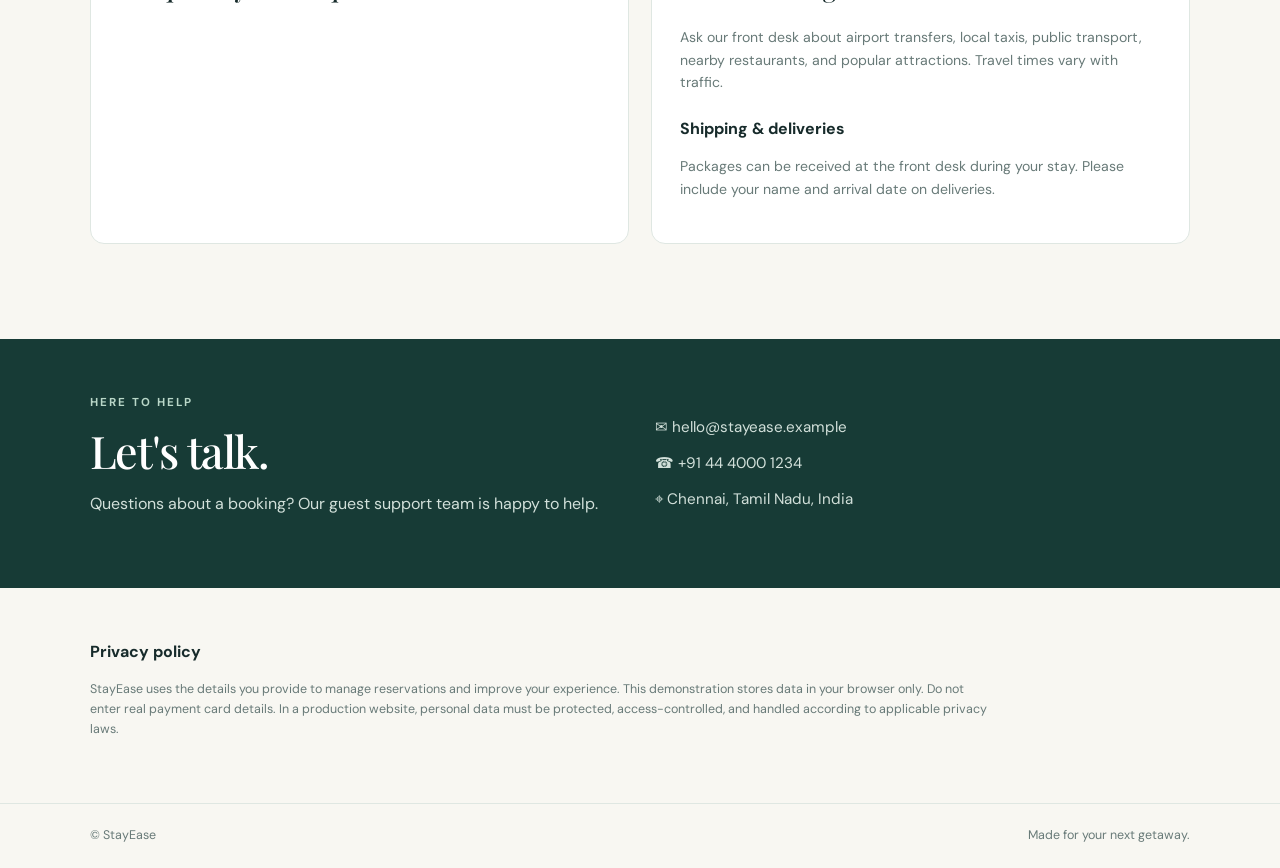
<file: hotel_booking Exp-2/index.html>
<!DOCTYPE html>
<html lang="en">
<head>
  <meta charset="UTF-8" />
  <meta name="viewport" content="width=device-width, initial-scale=1.0" />
  <title>StayEase | Hotel Booking</title>
  <link rel="stylesheet" href="style.css" />
</head>
<body>
  <header class="site-header">
    <a class="brand" href="#" aria-label="StayEase home"><span class="brand-mark">S</span><span>StayEase</span></a>
    <button class="menu-toggle" id="menuToggle" aria-label="Toggle navigation">☰</button>
    <nav id="mainNav">
      <a href="#rooms">Rooms</a><a href="#about">About</a><a href="#contact">Contact</a>
      <button class="nav-button" id="accountBtn">Login / Register</button>
      <button class="nav-button secondary" id="adminBtn">Admin</button>
    </nav>
  </header>

  <main>
    <section class="hero">
      <div class="hero-content">
        <p class="eyebrow">YOUR NEXT STAY STARTS HERE</p>
        <h1>Find a place<br />to <em>feel at home.</em></h1>
        <p class="hero-copy">Thoughtful rooms, easy booking, and a little more time to enjoy your trip.</p>
      </div>
      <div class="search-card">
        <form id="searchForm" class="search-grid">
          <label>Destination
            <input id="destination" type="text" placeholder="City or hotel" value="Chennai" />
          </label>
          <label>Check-in
            <input id="checkIn" type="date" required />
          </label>
          <label>Check-out
            <input id="checkOut" type="date" required />
          </label>
          <label>Guests
            <select id="guests"><option>1</option><option selected>2</option><option>3</option><option>4</option><option>5</option><option>6</option></select>
          </label>
          <button class="button primary search-button" type="submit">Search rooms <span>→</span></button>
        </form>
        <p class="search-note">Flexible dates · Clear pricing · Easy changes</p>
      </div>
    </section>

    <section class="section" id="rooms">
      <div class="section-heading">
        <div><p class="eyebrow">STAY YOUR WAY</p><h2>Rooms made for you</h2></div>
        <p class="muted">Choose the space that fits your trip.</p>
      </div>
      <div id="roomGrid" class="room-grid"></div>
      <p id="searchMessage" class="message" role="status"></p>
    </section>

    <section class="benefits">
      <div><span class="benefit-icon">✦</span><h3>Simple booking</h3><p>See your options and reserve in just a few steps.</p></div>
      <div><span class="benefit-icon">⌂</span><h3>Comfort first</h3><p>Room details and amenities help you choose confidently.</p></div>
      <div><span class="benefit-icon">♡</span><h3>You're in control</h3><p>Manage bookings from your account dashboard.</p></div>
    </section>

    <section class="section split-section" id="about">
      <div><p class="eyebrow">A BETTER WAY TO STAY</p><h2 id="aboutTitle">Welcome to StayEase</h2></div>
      <div><p id="aboutText">We make travel feel a little lighter with comfortable rooms, straightforward prices, and friendly support. Whether you're here for work or a weekend away, our team is ready to help you settle in.</p><p class="muted">Check-in: 2:00 PM · Check-out: 11:00 AM</p></div>
    </section>

    <section class="section info-section">
      <div class="info-card"><p class="eyebrow">GOOD TO KNOW</p><h3>Frequently asked questions</h3><div id="faqList"></div></div>
      <div class="info-card" id="travel"><p class="eyebrow">EXPLORE NEARBY</p><h3>Local travel guide</h3><p id="travelText">Ask our front desk about airport transfers, local taxis, public transport, nearby restaurants, and popular attractions. Travel times vary with traffic.</p><h4>Shipping & deliveries</h4><p id="shippingText">Packages can be received at the front desk during your stay. Please include your name and arrival date on deliveries.</p></div>
    </section>

    <section class="section contact-section" id="contact">
      <div><p class="eyebrow">HERE TO HELP</p><h2 id="contactTitle">Let's talk.</h2><p id="contactText">Questions about a booking? Our guest support team is happy to help.</p></div>
      <div class="contact-details"><p>✉ <span id="contactEmail">hello@stayease.example</span></p><p>☎ <span id="contactPhone">+91 44 4000 1234</span></p><p>⌖ Chennai, Tamil Nadu, India</p></div>
    </section>
    <section class="section policy-section"><h3>Privacy policy</h3><p id="privacyText">StayEase uses the details you provide to manage reservations and improve your experience. This demonstration stores data in your browser only. Do not enter real payment card details. In a production website, personal data must be protected, access-controlled, and handled according to applicable privacy laws.</p></section>
  </main>

  <footer><span>© <span id="year"></span> StayEase</span><span>Made for your next getaway.</span></footer>

  <div class="modal-backdrop hidden" id="modalBackdrop">
    <section class="modal" role="dialog" aria-modal="true" aria-labelledby="modalTitle">
      <button class="close-button" id="closeModal" aria-label="Close">×</button>
      <div id="modalContent"></div>
    </section>
  </div>
  <div id="toast" class="toast" role="status"></div>
  <script src="script.js"></script>
</body>
</html>
</file>
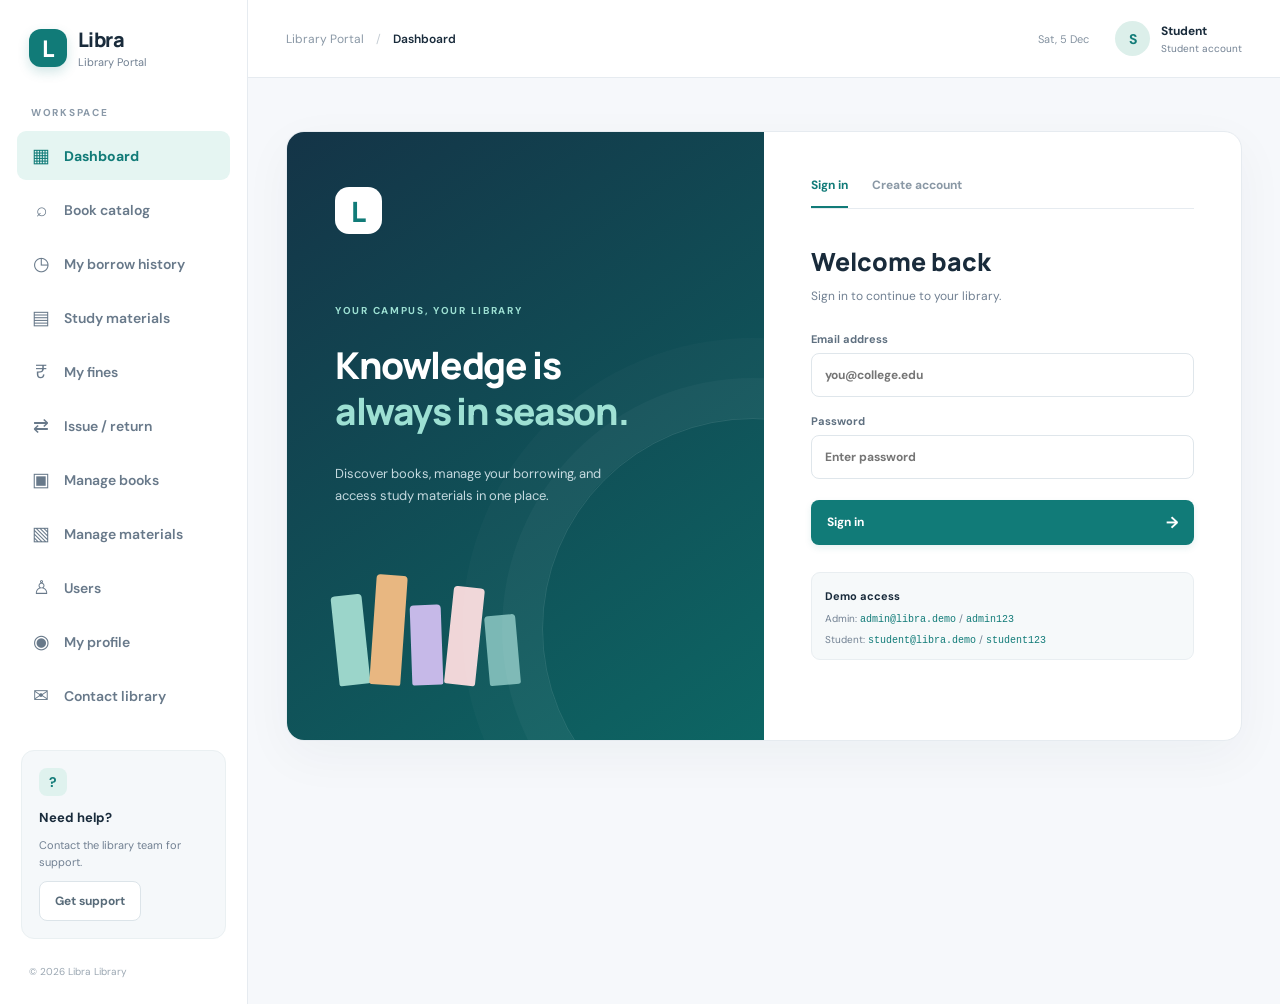
<file: library_management_project Exp-1/index.html>
<!DOCTYPE html>
<html lang="en">
<head>
  <meta charset="UTF-8" />
  <meta name="viewport" content="width=device-width, initial-scale=1.0" />
  <title>Libra | Library Management System</title>
  <link rel="stylesheet" href="style.css" />
</head>
<body>
  <div class="app-shell">
    <aside class="sidebar" id="sidebar">
      <div class="brand"><span class="brand-mark">L</span><div><strong>Libra</strong><small>Library Portal</small></div></div>
      <div class="side-label">WORKSPACE</div>
      <nav id="navigation">
        <button class="nav-item active" data-page="dashboard"><span>▦</span> Dashboard</button>
        <button class="nav-item" data-page="catalog"><span>⌕</span> Book catalog</button>
        <button class="nav-item user-only" data-page="history"><span>◷</span> My borrow history</button>
        <button class="nav-item user-only" data-page="materials"><span>▤</span> Study materials</button>
        <button class="nav-item user-only" data-page="fines"><span>₹</span> My fines</button>
        <button class="nav-item admin-only" data-page="loans"><span>⇄</span> Issue / return</button>
        <button class="nav-item admin-only" data-page="manage-books"><span>▣</span> Manage books</button>
        <button class="nav-item admin-only" data-page="manage-materials"><span>▧</span> Manage materials</button>
        <button class="nav-item admin-only" data-page="users"><span>♙</span> Users</button>
        <button class="nav-item" data-page="profile"><span>◉</span> My profile</button>
        <button class="nav-item" data-page="contact"><span>✉</span> Contact library</button>
      </nav>
      <div class="sidebar-bottom"><div class="help-card"><div class="help-icon">?</div><strong>Need help?</strong><p>Contact the library team for support.</p><button data-goto="contact" class="outline-btn">Get support</button></div><div class="sidebar-foot">© 2026 Libra Library</div></div>
    </aside>

    <main class="main">
      <header class="topbar">
        <button class="mobile-menu" id="mobileMenu" aria-label="Open menu">☰</button>
        <div class="breadcrumb">Library Portal <span>/</span> <strong id="pageCrumb">Dashboard</strong></div>
        <div class="top-actions"><div class="today" id="todayLabel"></div><div class="avatar" id="topAvatar">S</div><div class="user-heading"><strong id="topName">Student</strong><small id="topRole">Student account</small></div><button class="logout-btn" id="logoutBtn">Log out</button></div>
      </header>

      <section class="content">
        <div id="toast" class="toast" role="status"></div>
        <section id="authView" class="auth-layout hidden">
          <div class="auth-art"><div class="auth-logo">L</div><p class="eyebrow">YOUR CAMPUS, YOUR LIBRARY</p><h1>Knowledge is<br><em>always in season.</em></h1><p>Discover books, manage your borrowing, and access study materials in one place.</p><div class="book-stack"><span></span><span></span><span></span><span></span><span></span></div></div>
          <div class="auth-panel"><div class="auth-tabs"><button class="auth-tab active" data-auth="login">Sign in</button><button class="auth-tab" data-auth="register">Create account</button></div>
            <div id="loginFormWrap"><h2>Welcome back</h2><p class="muted">Sign in to continue to your library.</p><form id="loginForm"><label>Email address<input id="loginEmail" type="email" placeholder="you@college.edu" required /></label><label>Password<input id="loginPassword" type="password" placeholder="Enter password" required /></label><button class="primary-btn full" type="submit">Sign in <span>→</span></button></form><div class="demo-login"><strong>Demo access</strong><p>Admin: <code>admin@libra.demo</code> / <code>admin123</code></p><p>Student: <code>student@libra.demo</code> / <code>student123</code></p></div></div>
            <div id="registerFormWrap" class="hidden"><h2>Create your account</h2><p class="muted">Register as a student to get started.</p><form id="registerForm"><label>Full name<input id="registerName" required placeholder="Your full name" /></label><label>Email address<input id="registerEmail" type="email" required placeholder="you@college.edu" /></label><label>Student ID<input id="registerStudentId" required placeholder="e.g. 23CSE104" /></label><label>Password<input id="registerPassword" type="password" minlength="6" required placeholder="At least 6 characters" /></label><button class="primary-btn full" type="submit">Create account <span>→</span></button></form></div>
          </div>
        </section>

        <div id="portalView" class="hidden">
          <section class="page" id="page-dashboard">
            <div class="welcome-row"><div><p class="eyebrow" id="welcomeEyebrow">YOUR LEARNING SPACE</p><h1 id="welcomeTitle">Good morning, Student <span>✦</span></h1><p class="muted" id="welcomeSub">Everything you need for your next great discovery.</p></div><button class="primary-btn" data-goto="catalog">Explore catalog <span>→</span></button></div>
            <div class="stat-grid" id="dashboardStats"></div>
            <div class="dashboard-grid"><div class="panel wide-panel"><div class="panel-head"><div><h2>Recently added books</h2><p class="muted">Fresh additions to the collection</p></div><button class="text-btn" data-goto="catalog">View catalog →</button></div><div id="recentBooks" class="book-list"></div></div><div class="panel"><div class="panel-head"><div><h2>Quick actions</h2><p class="muted">Jump back into your work</p></div></div><div class="quick-actions" id="quickActions"></div></div></div>
            <div class="panel notice-panel"><div class="notice-icon">✦</div><div><strong>Make the most of your library</strong><p class="muted">Search the catalog, check due dates, and explore semester-wise study materials.</p></div></div>
          </section>

          <section class="page hidden" id="page-catalog">
            <div class="page-heading"><div><p class="eyebrow">DISCOVER SOMETHING NEW</p><h1>Book catalog</h1><p class="muted">Search the library collection and explore book details.</p></div><button class="primary-btn admin-only" data-goto="manage-books">＋ Add book</button></div>
            <div class="filter-bar"><div class="search-box"><span>⌕</span><input id="catalogSearch" placeholder="Search title, author, ISBN..." /></div><select id="categoryFilter"><option value="">All categories</option></select><select id="availabilityFilter"><option value="">All availability</option><option value="available">Available</option><option value="unavailable">Currently issued</option></select></div>
            <div id="catalogCount" class="result-count"></div><div id="catalogGrid" class="catalog-grid"></div>
          </section>

          <section class="page hidden" id="page-history">
            <div class="page-heading"><div><p class="eyebrow">YOUR READING RECORD</p><h1>My borrow history</h1><p class="muted">Track issued books, due dates, and returns.</p></div></div>
            <div class="panel"><div class="table-wrap"><table><thead><tr><th>Book</th><th>Issue date</th><th>Due date</th><th>Return date</th><th>Status</th><th>Fine</th></tr></thead><tbody id="historyTable"></tbody></table></div></div>
          </section>

          <section class="page hidden" id="page-fines">
            <div class="page-heading"><div><p class="eyebrow">PAY ATTENTION TO DUE DATES</p><h1>My fines</h1><p class="muted">Review overdue charges recorded against your account.</p></div></div>
            <div id="fineSummary" class="stat-grid compact-stats"></div><div class="panel"><div class="panel-head"><h2>Fine details</h2></div><div class="table-wrap"><table><thead><tr><th>Book</th><th>Due date</th><th>Days overdue</th><th>Fine amount</th><th>Status</th></tr></thead><tbody id="finesTable"></tbody></table></div></div>
          </section>

          <section class="page hidden" id="page-loans">
            <div class="page-heading"><div><p class="eyebrow">CIRCULATION DESK</p><h1>Issue & return books</h1><p class="muted">Create a loan, record a return, and calculate overdue fines.</p></div></div>
            <div class="two-col"><div class="panel"><div class="panel-head"><div><h2>Issue a book</h2><p class="muted">Assign an available book to a registered student.</p></div></div><form id="issueForm" class="form-grid"><label>Student<select id="issueUser" required></select></label><label>Book<select id="issueBook" required></select></label><label>Loan period<select id="loanPeriod"><option value="14">14 days</option><option value="7">7 days</option><option value="21">21 days</option><option value="30">30 days</option></select></label><button class="primary-btn" type="submit">Issue book →</button></form></div><div class="panel"><div class="panel-head"><div><h2>Fine policy</h2><p class="muted">Default demonstration policy</p></div></div><div class="policy-amount">₹5 <span>/ day</span></div><p class="muted">A fine is calculated for each day after the due date. Returning a book records the final fine in the student's account.</p><div class="policy-note">Fine = overdue days × ₹5</div></div></div>
            <div class="panel"><div class="panel-head"><div><h2>Active loans</h2><p class="muted">Books currently issued to students</p></div><span class="count-pill" id="activeLoanCount">0 active</span></div><div class="table-wrap"><table><thead><tr><th>Student</th><th>Book</th><th>Issue date</th><th>Due date</th><th>Current fine</th><th>Action</th></tr></thead><tbody id="activeLoansTable"></tbody></table></div></div>
          </section>

          <section class="page hidden" id="page-manage-books">
            <div class="page-heading"><div><p class="eyebrow">COLLECTION MANAGEMENT</p><h1>Manage books</h1><p class="muted">Add new titles or update the library inventory.</p></div></div>
            <div class="two-col"><div class="panel"><div class="panel-head"><h2 id="bookFormTitle">Add a book</h2></div><form id="bookForm" class="form-grid"><input id="bookId" type="hidden" /><label>Book title<input id="bookTitle" required placeholder="e.g. Clean Code" /></label><label>Author<input id="bookAuthor" required placeholder="Author name" /></label><label>ISBN<input id="bookIsbn" placeholder="ISBN number" /></label><label>Category<input id="bookCategory" required placeholder="e.g. Computer Science" /></label><label>Publication year<input id="bookYear" type="number" min="1000" max="2100" placeholder="2024" /></label><label>Total copies<input id="bookCopies" type="number" min="1" value="1" required /></label><label class="full-field">Description<textarea id="bookDescription" rows="3" placeholder="Short description"></textarea></label><div class="form-actions"><button class="primary-btn" type="submit" id="saveBookBtn">Save book</button><button class="outline-btn hidden" type="button" id="cancelBookEdit">Cancel edit</button></div></form></div><div class="panel inventory-summary"><h2>Inventory overview</h2><div id="inventoryStats"></div><p class="muted small">Deleting a book is disabled while it has an active loan.</p></div></div>
            <div class="panel"><div class="panel-head"><h2>All books</h2><div class="search-box mini"><span>⌕</span><input id="manageBookSearch" placeholder="Filter books..." /></div></div><div class="table-wrap"><table><thead><tr><th>Book</th><th>ISBN</th><th>Category</th><th>Copies</th><th>Available</th><th>Actions</th></tr></thead><tbody id="manageBooksTable"></tbody></table></div></div>
          </section>

          <section class="page hidden" id="page-materials">
            <div class="page-heading"><div><p class="eyebrow">LEARN BEYOND THE SHELF</p><h1>Study materials</h1><p class="muted">Find notes and resources organized by academic year and semester.</p></div></div>
            <div class="filter-bar"><div class="search-box"><span>⌕</span><input id="materialSearch" placeholder="Search material title or subject..." /></div><select id="materialYear"><option value="">All years</option></select><select id="materialSemester"><option value="">All semesters</option><option>Semester 1</option><option>Semester 2</option><option>Semester 3</option><option>Semester 4</option><option>Semester 5</option><option>Semester 6</option><option>Semester 7</option><option>Semester 8</option></select></div>
            <div id="materialsGrid" class="materials-grid"></div>
          </section>

          <section class="page hidden" id="page-manage-materials">
            <div class="page-heading"><div><p class="eyebrow">ACADEMIC RESOURCES</p><h1>Manage materials</h1><p class="muted">Add or remove study materials by year and semester.</p></div></div>
            <div class="two-col"><div class="panel"><div class="panel-head"><h2>Add study material</h2></div><form id="materialForm" class="form-grid"><label>Material title<input id="materialTitle" required placeholder="e.g. Data Structures Unit 1 Notes" /></label><label>Subject<input id="materialSubject" required placeholder="e.g. Data Structures" /></label><label>Academic year<select id="materialFormYear" required><option value="1st Year">1st Year</option><option value="2nd Year">2nd Year</option><option value="3rd Year">3rd Year</option><option value="4th Year">4th Year</option></select></label><label>Semester<select id="materialFormSemester" required><option>Semester 1</option><option>Semester 2</option><option>Semester 3</option><option>Semester 4</option><option>Semester 5</option><option>Semester 6</option><option>Semester 7</option><option>Semester 8</option></select></label><label class="full-field">Download URL<input id="materialUrl" type="url" placeholder="https://... (optional)" /></label><label class="full-field">Description<textarea id="materialDescription" rows="2" placeholder="What does this resource cover?"></textarea></label><button class="primary-btn" type="submit">＋ Add material</button></form></div><div class="panel"><h2>Upload guidance</h2><p class="muted">This frontend demo stores material metadata in your browser. Use a public file URL to make a resource downloadable, or leave it blank to download a sample text file.</p><div class="policy-note">Tip: For a real college system, store files securely on a server or cloud storage.</div></div></div>
            <div class="panel"><div class="panel-head"><h2>All materials</h2></div><div class="table-wrap"><table><thead><tr><th>Title</th><th>Subject</th><th>Year</th><th>Semester</th><th>Action</th></tr></thead><tbody id="manageMaterialsTable"></tbody></table></div></div>
          </section>

          <section class="page hidden" id="page-users">
            <div class="page-heading"><div><p class="eyebrow">PEOPLE & ACCESS</p><h1>Registered users</h1><p class="muted">View student accounts and their borrowing activity.</p></div></div>
            <div class="panel"><div class="panel-head"><h2>Users</h2><div class="search-box mini"><span>⌕</span><input id="userSearch" placeholder="Search users..." /></div></div><div class="table-wrap"><table><thead><tr><th>Name</th><th>Email</th><th>Student ID</th><th>Active loans</th><th>Outstanding fines</th><th>Joined</th></tr></thead><tbody id="usersTable"></tbody></table></div></div>
          </section>

          <section class="page hidden" id="page-profile">
            <div class="page-heading"><div><p class="eyebrow">ACCOUNT SETTINGS</p><h1>My profile</h1><p class="muted">Keep your account information up to date.</p></div></div>
            <div class="profile-layout"><div class="panel profile-card"><div class="profile-avatar" id="profileAvatar">S</div><h2 id="profileDisplayName">Student</h2><p class="muted" id="profileDisplayRole">Student account</p><div class="profile-badges"><span class="status-pill good">Active account</span></div><div id="profileStats" class="profile-stats"></div></div><div class="panel"><div class="panel-head"><h2>Edit profile</h2></div><form id="profileForm" class="form-grid"><label>Full name<input id="profileName" required /></label><label>Email address<input id="profileEmail" type="email" required /></label><label>Student ID<input id="profileStudentId" /></label><label>Phone number<input id="profilePhone" placeholder="Optional" /></label><button class="primary-btn" type="submit">Save changes</button></form><p class="muted small">Demo note: profile changes are saved in this browser only.</p></div></div>
          </section>

          <section class="page hidden" id="page-contact">
            <div class="page-heading"><div><p class="eyebrow">WE'RE HERE TO HELP</p><h1>Contact the library</h1><p class="muted">Send a question about books, loans, fines, or study materials.</p></div></div>
            <div class="contact-layout"><div class="panel"><div class="panel-head"><h2>Send us a message</h2></div><form id="contactForm" class="form-grid"><label>Your name<input id="contactName" required /></label><label>Email address<input id="contactEmail" type="email" required /></label><label class="full-field">Subject<input id="contactSubject" required placeholder="How can we help?" /></label><label class="full-field">Message<textarea id="contactMessage" rows="5" required placeholder="Write your message..."></textarea></label><button class="primary-btn" type="submit">Send message →</button></form></div><div class="panel contact-info"><div class="contact-symbol">✉</div><h2>Library support</h2><p class="muted">For urgent help with an issued book, contact the librarian at the circulation desk.</p><div class="contact-detail"><span>✉</span><div><small>Email</small><strong>library@college.edu</strong></div></div><div class="contact-detail"><span>◷</span><div><small>Opening hours</small><strong>Mon–Sat, 9:00 AM–5:00 PM</strong></div></div><div class="contact-detail"><span>⌖</span><div><small>Location</small><strong>College Library, Main Block</strong></div></div></div></div>
          </section>
        </div>
      </section>
    </main>
  </div>

  <div class="modal-backdrop hidden" id="bookModal"><div class="modal"><button class="modal-close" id="closeBookModal">×</button><div id="bookModalContent"></div></div></div>
  <div class="modal-backdrop hidden" id="confirmModal"><div class="modal confirm-modal"><h2 id="confirmTitle">Confirm action</h2><p id="confirmText" class="muted"></p><div class="form-actions"><button class="outline-btn" id="confirmCancel">Cancel</button><button class="danger-btn" id="confirmProceed">Confirm</button></div></div></div>
  <footer class="mobile-footer">Libra Library Portal · Demo project</footer>
  <script src="script.js"></script>
</body>
</html>
</file>
<file: Exp - 5 flight_reservation_website/style.css>
:root {
    --ink: #172b4d;
    --muted: #68768d;
    --blue: #246bfd;
    --navy: #132746;
    --pale: #f4f7fc;
    --line: #e3e9f2;
    --mint: #dff7f1;
    --white: #fff;
    --radius: 18px
}

* {
    box-sizing: border-box
}

html {
    scroll-behavior: smooth
}

body {
    margin: 0;
    font-family: Inter, ui-sans-serif, system-ui, -apple-system, BlinkMacSystemFont, "Segoe UI", sans-serif;
    color: var(--ink);
    background: #fff
}

a {
    color: inherit;
    text-decoration: none
}

button,
input,
select,
textarea {
    font: inherit
}

button {
    cursor: pointer
}

.topbar {
    height: 78px;
    padding: 0 7.5%;
    display: flex;
    align-items: center;
    justify-content: space-between;
    border-bottom: 1px solid var(--line);
    background: #fff
}

.brand {
    font-size: 1.35rem;
    font-weight: 850;
    letter-spacing: -.6px;
    display: inline-flex;
    align-items: center;
    gap: 9px
}

.brand-icon {
    width: 35px;
    height: 35px;
    display: grid;
    place-items: center;
    border-radius: 11px;
    color: #fff;
    background: var(--blue);
    font-size: 1.2rem
}

.topbar nav {
    display: flex;
    align-items: center;
    gap: 30px;
    font-size: .91rem;
    color: #465672
}

.topbar nav a:hover {
    color: var(--blue)
}

.outline-btn,
.dark-btn,
.primary-btn {
    border: 0;
    border-radius: 11px;
    padding: 13px 18px;
    font-weight: 750;
    display: inline-flex;
    justify-content: center;
    align-items: center;
    gap: 15px;
    transition: .2s
}

.outline-btn {
    border: 1px solid #d8e1ee;
    background: #fff;
    color: var(--ink)
}

.outline-btn:hover {
    background: #f4f7fc
}

.primary-btn {
    background: var(--blue);
    color: #fff;
    box-shadow: 0 8px 20px #246bfd2a
}

.primary-btn:hover {
    background: #1556dc;
    transform: translateY(-1px)
}

.dark-btn {
    background: var(--navy);
    color: white
}

.dark-btn:hover {
    background: #203b63
}

.hero {
    min-height: 440px;
    padding: 70px 7.5%;
    display: grid;
    grid-template-columns: 1fr 1fr;
    align-items: center;
    gap: 40px;
    background: linear-gradient(120deg, #f6f9ff 0%, #f7fbff 55%, #eaf4ff 100%);
    overflow: hidden
}

.eyebrow {
    display: block;
    font-size: .72rem;
    letter-spacing: 1.6px;
    font-weight: 850;
    color: var(--blue);
    margin-bottom: 13px
}

.hero h1 {
    font-size: clamp(2.8rem, 5vw, 4.8rem);
    letter-spacing: -3px;
    line-height: 1.03;
    margin: 0 0 18px;
    font-weight: 850
}

.hero h1 em {
    color: var(--blue);
    font-style: normal
}

.hero-copy p {
    max-width: 430px;
    color: var(--muted);
    line-height: 1.8;
    margin: 0 0 28px
}

.hero-art {
    position: relative;
    min-height: 290px;
    border-radius: 32px;
    background: linear-gradient(145deg, #d5e8ff, #f3f8ff 58%, #b8d6ff);
    overflow: hidden;
    display: flex;
    align-items: center;
    justify-content: center
}

.sun {
    position: absolute;
    right: 15%;
    top: 14%;
    width: 86px;
    height: 86px;
    border-radius: 50%;
    background: #fff2bd;
    box-shadow: 0 0 0 18px #fff6d866
}

.cloud {
    position: absolute;
    width: 110px;
    height: 28px;
    border-radius: 30px;
    background: #ffffffbd
}

.cloud:before,
.cloud:after {
    content: "";
    position: absolute;
    border-radius: 50%;
    background: inherit
}

.cloud:before {
    width: 40px;
    height: 40px;
    left: 18px;
    top: -20px
}

.cloud:after {
    width: 52px;
    height: 52px;
    right: 15px;
    top: -28px
}

.cloud-one {
    top: 24%;
    left: 9%
}

.cloud-two {
    top: 62%;
    right: 9%;
    transform: scale(.7)
}

.route-line {
    position: absolute;
    width: 74%;
    height: 130px;
    border: 2px dashed #7ca8e8;
    border-color: #7ca8e8 transparent transparent transparent;
    border-radius: 50%;
    transform: rotate(-12deg)
}

.plane {
    font-size: 5.6rem;
    color: #1e5ec7;
    transform: rotate(-8deg);
    filter: drop-shadow(0 12px 10px #244e8730);
    z-index: 1
}

.destination-card {
    position: absolute;
    bottom: 23px;
    left: 22px;
    display: flex;
    align-items: center;
    gap: 11px;
    background: #ffffffed;
    padding: 13px 16px;
    border-radius: 14px;
    box-shadow: 0 10px 35px #284a7b18
}

.pin {
    width: 30px;
    height: 30px;
    border-radius: 10px;
    background: var(--mint);
    color: #15856f;
    display: grid;
    place-items: center
}

.destination-card strong,
.destination-card small {
    display: block
}

.destination-card strong {
    font-size: .85rem
}

.destination-card small {
    font-size: .74rem;
    color: var(--muted);
    margin-top: 3px
}

.floating-tag {
    position: absolute;
    right: 18px;
    bottom: 32%;
    background: #fff;
    border-radius: 50px;
    padding: 9px 13px;
    font-size: .78rem;
    font-weight: 750;
    box-shadow: 0 5px 20px #173b7020
}

.section {
    padding: 66px 7.5%
}

.section-heading {
    display: flex;
    justify-content: space-between;
    align-items: end;
    margin-bottom: 25px
}

.section h2,
.feedback-section h2 {
    font-size: 2rem;
    letter-spacing: -1px;
    margin: 0
}

.live-pill {
    font-size: .78rem;
    background: #e9fbf5;
    color: #147d69;
    padding: 8px 12px;
    border-radius: 30px;
    font-weight: 750
}

.live-pill i {
    display: inline-block;
    width: 7px;
    height: 7px;
    background: #18b68f;
    border-radius: 50%;
    margin-right: 5px
}

.search-card {
    padding: 25px;
    background: #fff;
    border: 1px solid var(--line);
    border-radius: var(--radius);
    box-shadow: 0 14px 45px #18335c0b
}

.trip-toggle {
    display: flex;
    gap: 23px;
    margin-bottom: 23px;
    font-size: .9rem;
    font-weight: 650
}

.trip-toggle input,
.payment-options input {
    accent-color: var(--blue)
}

.search-grid {
    display: grid;
    grid-template-columns: 1fr 28px 1fr 1fr 1fr 1fr;
    gap: 14px;
    align-items: end
}

.search-grid label,
.modal label,
.feedback-form label,
.status-form label {
    display: flex;
    flex-direction: column;
    gap: 8px;
    font-size: .8rem;
    font-weight: 750;
    color: #42516a
}

.search-grid input,
.search-grid select,
.modal input,
.modal select,
.feedback-form input,
.feedback-form select,
.feedback-form textarea,
.status-form input,
.admin-modal input {
    width: 100%;
    min-width: 0;
    padding: 13px 12px;
    border: 1px solid #dce4ef;
    border-radius: 10px;
    background: #fff;
    color: var(--ink);
    outline: none
}

.search-grid input:focus,
.search-grid select:focus,
.modal input:focus,
.modal select:focus,
.feedback-form textarea:focus {
    border-color: var(--blue);
    box-shadow: 0 0 0 3px #246bfd16
}

.swap-btn {
    height: 43px;
    width: 30px;
    border: 1px solid var(--line);
    background: #f7f9fc;
    color: var(--blue);
    border-radius: 9px;
    font-size: 1.2rem
}

.search-btn {
    margin-top: 22px;
    min-width: 190px
}

.message {
    font-size: .86rem;
    color: #187e68;
    margin: 10px 0
}

.flight-results {
    display: grid;
    gap: 13px;
    margin-top: 20px
}

.flight-card {
    display: grid;
    grid-template-columns: 1.15fr 1fr .85fr auto;
    gap: 20px;
    align-items: center;
    border: 1px solid var(--line);
    border-radius: 15px;
    padding: 20px;
    background: #fff
}

.airline {
    display: flex;
    align-items: center;
    gap: 12px
}

.airline-logo {
    width: 45px;
    height: 45px;
    display: grid;
    place-items: center;
    border-radius: 13px;
    background: #eaf1ff;
    color: var(--blue);
    font-size: 1.25rem
}

.airline strong,
.airline small {
    display: block
}

.airline small {
    font-size: .78rem;
    color: var(--muted);
    margin-top: 4px
}

.flight-times {
    display: flex;
    align-items: center;
    gap: 13px
}

.flight-times strong {
    font-size: 1.05rem
}

.flight-times small {
    display: block;
    font-size: .72rem;
    color: var(--muted);
    margin-top: 4px
}

.flight-duration {
    flex: 1;
    text-align: center;
    color: var(--muted);
    font-size: .72rem
}

.flight-duration:before {
    content: "";
    display: block;
    border-top: 1px solid #cbd6e6;
    margin-bottom: 5px
}

.fare strong {
    font-size: 1.18rem;
    display: block
}

.fare small {
    font-size: .75rem;
    color: var(--muted)
}

.seats-left {
    font-size: .74rem;
    color: #16856e;
    margin-top: 5px
}

.benefits {
    display: grid;
    grid-template-columns: repeat(3, 1fr);
    gap: 22px;
    padding-top: 0
}

.benefit {
    display: flex;
    gap: 14px;
    padding: 22px;
    border: 1px solid var(--line);
    border-radius: 15px
}

.benefit>span {
    flex-shrink: 0;
    width: 43px;
    height: 43px;
    border-radius: 13px;
    background: #edf3ff;
    color: var(--blue);
    display: grid;
    place-items: center;
    font-size: 1.5rem
}

.benefit strong {
    font-size: .95rem
}

.benefit p {
    font-size: .82rem;
    color: var(--muted);
    line-height: 1.6;
    margin: 6px 0 0
}

.account-section {
    background: var(--pale)
}

.dashboard-tools {
    display: flex;
    align-items: end;
    justify-content: space-between;
    gap: 20px;
    margin-bottom: 22px
}

.status-form {
    display: flex;
    gap: 12px;
    align-items: end;
    flex: 1;
    max-width: 680px
}

.status-form label {
    flex: 1
}

.ticket-list {
    display: grid;
    gap: 14px
}

.empty-state {
    padding: 30px;
    text-align: center;
    border: 1px dashed #cbd6e6;
    border-radius: 14px;
    color: var(--muted);
    background: #fff
}

.ticket-card {
    background: #fff;
    border: 1px solid var(--line);
    border-radius: 15px;
    padding: 20px;
    display: flex;
    justify-content: space-between;
    align-items: center;
    gap: 20px
}

.ticket-card h3 {
    margin: 0 0 7px
}

.ticket-card p {
    margin: 4px 0;
    color: var(--muted);
    font-size: .85rem
}

.ticket-card .ticket-actions {
    display: flex;
    gap: 9px;
    flex-wrap: wrap
}

.status-badge {
    display: inline-block;
    padding: 5px 9px;
    border-radius: 20px;
    font-size: .73rem;
    font-weight: 800;
    background: #e5f8f0;
    color: #168064
}

.status-badge.cancelled {
    background: #fff0ee;
    color: #bb4c42
}

.feedback-section {
    display: grid;
    grid-template-columns: .8fr 1fr;
    gap: 70px;
    background: #fff
}

.feedback-section p {
    color: var(--muted);
    line-height: 1.7
}

.feedback-form {
    display: grid;
    gap: 14px
}

.feedback-form textarea {
    resize: vertical
}

.feedback-form .primary-btn {
    justify-self: start
}

footer {
    padding: 28px 7.5%;
    display: flex;
    gap: 24px;
    align-items: center;
    justify-content: space-between;
    border-top: 1px solid var(--line);
    color: var(--muted);
    font-size: .78rem
}

footer .brand {
    color: var(--ink);
    font-size: 1.1rem
}

.modal-backdrop {
    position: fixed;
    inset: 0;
    background: #0c1d38a8;
    z-index: 10;
    display: none;
    align-items: center;
    justify-content: center;
    padding: 20px;
    overflow-y: auto
}

.modal-backdrop.open {
    display: flex
}

.modal {
    position: relative;
    background: #fff;
    border-radius: 20px;
    padding: 30px;
    width: min(100%, 480px);
    max-height: 92vh;
    overflow-y: auto;
    box-shadow: 0 24px 80px #07162c45
}

.wide-modal {
    width: min(100%, 760px)
}

.admin-modal {
    width: min(100%, 1000px)
}

.close-modal {
    position: absolute;
    right: 17px;
    top: 13px;
    border: 0;
    background: #f1f4f9;
    width: 32px;
    height: 32px;
    border-radius: 50%;
    font-size: 1.4rem;
    color: var(--ink)
}

.modal h2 {
    font-size: 1.8rem;
    letter-spacing: -.8px;
    margin: 0 0 20px
}

.modal form {
    display: grid;
    gap: 15px
}

.auth-tabs {
    display: flex;
    border-bottom: 1px solid var(--line);
    gap: 15px;
    margin-bottom: 20px
}

.auth-tabs button {
    border: 0;
    background: none;
    padding: 12px 3px;
    color: var(--muted);
    font-weight: 700
}

.auth-tabs button.active {
    color: var(--blue);
    border-bottom: 2px solid var(--blue)
}

.full-btn {
    width: 100%;
    margin-top: 6px
}

.hidden {
    display: none !important
}

.modal-note,
.muted {
    color: var(--muted);
    font-size: .8rem;
    line-height: 1.6
}

.form-grid {
    display: grid;
    grid-template-columns: 1fr 1fr;
    gap: 15px
}

.booking-summary {
    background: var(--pale);
    border-radius: 13px;
    padding: 15px;
    margin-bottom: 20px;
    font-size: .9rem
}

.booking-summary strong {
    display: block;
    margin-bottom: 5px
}

.payment-panel {
    background: #f7f9fc;
    padding: 16px;
    border-radius: 13px
}

.payment-panel h3 {
    margin: 0 0 12px;
    font-size: 1rem
}

.payment-options {
    display: flex;
    gap: 14px;
    flex-wrap: wrap
}

.payment-options label {
    display: flex;
    flex-direction: row;
    align-items: center;
    font-size: .82rem
}

.payment-options input {
    width: auto
}

.total-row {
    display: flex;
    justify-content: space-between;
    padding: 17px 0;
    font-size: 1rem
}

.total-row strong {
    font-size: 1.3rem
}

.ticket-print {
    border: 1px solid var(--line);
    border-radius: 16px;
    overflow: hidden
}

.ticket-header {
    background: var(--navy);
    color: #fff;
    padding: 22px;
    display: flex;
    justify-content: space-between;
    align-items: center
}

.ticket-header h2 {
    margin: 0;
    color: #fff;
    font-size: 1.4rem
}

.ticket-header small {
    color: #c7d6ee
}

.ticket-body {
    padding: 22px
}

.ticket-route {
    display: flex;
    justify-content: space-between;
    align-items: center;
    padding: 20px 0;
    border-bottom: 1px dashed #cbd6e6
}

.ticket-route strong {
    font-size: 1.4rem;
    display: block
}

.ticket-route small {
    color: var(--muted)
}

.ticket-grid {
    display: grid;
    grid-template-columns: repeat(3, 1fr);
    gap: 20px;
    padding-top: 20px
}

.ticket-grid span {
    display: block;
    font-size: .73rem;
    color: var(--muted);
    margin-bottom: 5px
}

.ticket-grid strong {
    font-size: .9rem;
    overflow-wrap: anywhere
}

.ticket-actions {
    display: flex;
    gap: 10px;
    margin-top: 18px
}

.admin-stats {
    display: grid;
    grid-template-columns: repeat(4, 1fr);
    gap: 12px;
    margin: 20px 0
}

.stat-card {
    padding: 16px;
    background: var(--pale);
    border-radius: 12px
}

.stat-card span {
    display: block;
    color: var(--muted);
    font-size: .75rem
}

.stat-card strong {
    display: block;
    font-size: 1.5rem;
    margin-top: 7px
}

.admin-modal h3 {
    margin: 25px 0 14px
}

.admin-table-wrap {
    overflow-x: auto;
    margin: 12px 0 18px;
    border: 1px solid var(--line);
    border-radius: 12px
}

table {
    width: 100%;
    border-collapse: collapse;
    min-width: 600px;
    font-size: .8rem
}

th,
td {
    text-align: left;
    padding: 12px;
    border-bottom: 1px solid var(--line)
}

th {
    background: var(--pale);
    font-size: .74rem;
    color: #596780
}

tr:last-child td {
    border-bottom: 0
}

.small-btn {
    padding: 7px 10px;
    border: 1px solid var(--line);
    background: #fff;
    border-radius: 8px;
    color: var(--ink)
}

@media(max-width:1000px) {
    .search-grid {
        grid-template-columns: 1fr 28px 1fr 1fr
    }

    .search-grid label:nth-of-type(4) {
        grid-column: 1/2
    }

    .search-grid label:nth-of-type(5) {
        grid-column: 3/4
    }

    .search-grid label:nth-of-type(6) {
        grid-column: 4/5
    }

    .flight-card {
        grid-template-columns: 1fr 1fr auto
    }

    .flight-card .fare {
        grid-column: 2
    }

    .flight-card .book-col {
        grid-column: 3;
        grid-row: 1/3
    }

    .topbar {
        padding: 0 4%
    }

    .topbar nav {
        gap: 14px
    }

    .hero,
    .section {
        padding-left: 5%;
        padding-right: 5%
    }
}

@media(max-width:680px) {
    .topbar {
        height: auto;
        padding: 15px 5%;
        align-items: flex-start;
        gap: 15px
    }

    .topbar nav {
        justify-content: flex-end;
        flex-wrap: wrap;
        font-size: .78rem;
        gap: 10px
    }

    .topbar nav a:nth-child(2),
    .topbar nav a:nth-child(3) {
        display: none
    }

    .topbar .outline-btn {
        padding: 9px 10px
    }

    .hero {
        grid-template-columns: 1fr;
        padding-top: 48px;
        padding-bottom: 35px
    }

    .hero-art {
        min-height: 230px
    }

    .hero h1 {
        font-size: 3.1rem
    }

    .section {
        padding-top: 44px;
        padding-bottom: 44px
    }

    .search-grid {
        grid-template-columns: 1fr 1fr
    }

    .search-grid label,
    .search-grid label:nth-of-type(n) {
        grid-column: auto
    }

    .search-grid label:first-child {
        grid-column: 1
    }

    .swap-btn {
        grid-column: 2;
        grid-row: 1;
        justify-self: end
    }

    .search-grid label:nth-of-type(2) {
        grid-column: 2
    }

    .benefits {
        grid-template-columns: 1fr;
        padding-top: 0
    }

    .flight-card {
        grid-template-columns: 1fr auto;
        gap: 14px
    }

    .flight-card .flight-times {
        grid-column: 1
    }

    .flight-card .fare {
        grid-column: 1
    }

    .flight-card .book-col {
        grid-column: 2;
        grid-row: 1/4
    }

    .flight-card .book-col .primary-btn {
        padding: 10px
    }

    .dashboard-tools,
    .status-form {
        align-items: stretch;
        flex-direction: column
    }

    .status-form {
        max-width: none
    }

    .feedback-section {
        grid-template-columns: 1fr;
        gap: 20px
    }

    .ticket-card {
        align-items: flex-start;
        flex-direction: column
    }

    .ticket-grid {
        grid-template-columns: 1fr 1fr
    }

    .form-grid {
        grid-template-columns: 1fr
    }

    .admin-stats {
        grid-template-columns: 1fr 1fr
    }

    footer {
        flex-direction: column;
        align-items: flex-start;
        gap: 12px
    }

    .section-heading {
        align-items: flex-start;
        gap: 10px;
        flex-direction: column
    }

    .modal {
        padding: 25px 19px
    }

    .ticket-route strong {
        font-size: 1.1rem
    }
}

@media print {
    body * {
        visibility: hidden !important
    }

    .ticket-print,
    .ticket-print * {
        visibility: visible !important
    }

    .ticket-print {
        position: absolute;
        left: 0;
        top: 0;
        width: 100%;
        border: 1px solid #ccc
    }

    .ticket-actions,
    .close-modal {
        display: none !important
    }
}
</file>
<file: Exp -3 bus_ticket_booking_website/style.css>
@import url('https://fonts.googleapis.com/css2?family=DM+Sans:wght@400;500;600;700&family=Manrope:wght@400;500;600;700;800&display=swap');

:root {
    --ink: #172d3b;
    --muted: #72818b;
    --blue: #2469d8;
    --blue-dark: #1549a8;
    --sky: #eaf2ff;
    --orange: #ffb35c;
    --bg: #f6f8fb;
    --line: #e0e7ef;
    --white: #fff;
    --shadow: 0 18px 50px #18385b12
}

* {
    box-sizing: border-box
}

html {
    scroll-behavior: smooth
}

body {
    margin: 0;
    background: var(--bg);
    color: var(--ink);
    font-family: 'DM Sans', sans-serif;
    line-height: 1.55
}

button,
input,
select,
textarea {
    font: inherit
}

button {
    cursor: pointer
}

a {
    text-decoration: none;
    color: inherit
}

.header {
    height: 76px;
    padding: 0 7%;
    display: flex;
    align-items: center;
    justify-content: space-between;
    background: white;
    border-bottom: 1px solid #eaf0f5;
    position: sticky;
    top: 0;
    z-index: 5
}

.logo {
    font-family: Manrope, sans-serif;
    font-size: 1.35rem;
    font-weight: 800;
    letter-spacing: -.05em;
    display: flex;
    gap: 10px;
    align-items: center
}

.logo-icon {
    width: 35px;
    height: 35px;
    display: grid;
    place-items: center;
    background: var(--blue);
    color: white;
    border-radius: 11px;
    font-weight: 800
}

.header nav {
    display: flex;
    align-items: center;
    gap: 26px;
    font-size: .9rem
}

.header nav a:hover {
    color: var(--blue)
}

.nav-btn {
    background: var(--blue);
    color: white;
    border: 0;
    border-radius: 9px;
    padding: 10px 15px;
    font-weight: 700
}

.admin-btn {
    background: white;
    color: var(--blue);
    border: 1px solid #cbd9ef;
    margin-left: -16px
}

.menu-toggle {
    display: none;
    background: none;
    border: 0;
    font-size: 1.5rem
}

.hero {
    min-height: 440px;
    background: linear-gradient(105deg, #102c4ef0, #163f6bd9 45%, #17477773), url('https://images.unsplash.com/photo-1570125909232-eb263c188f7e?auto=format&fit=crop&w=2000&q=85') center 53%/cover;
    color: white;
    padding: 62px 7% 115px
}

.hero-inner {
    max-width: 650px
}

.eyebrow {
    font-size: .72rem;
    letter-spacing: .16em;
    font-weight: 800;
    color: var(--blue);
    margin: 0 0 12px
}

.hero .eyebrow {
    color: #b9d4ff
}

.hero h1 {
    font: 800 clamp(3rem, 6vw, 5rem)/1.04 Manrope, sans-serif;
    letter-spacing: -.065em;
    margin: 0 0 17px
}

.hero h1 em {
    font-style: normal;
    color: var(--orange)
}

.hero-copy {
    color: #e0eaf7;
    font-size: 1.05rem;
    max-width: 430px
}

.trust-row {
    display: flex;
    gap: 20px;
    flex-wrap: wrap;
    font-size: .8rem;
    color: #e7effa;
    margin-top: 24px
}

.search-panel {
    position: relative;
    margin: -55px 7% 0;
    background: white;
    border: 1px solid #e9eef5;
    border-radius: 16px;
    box-shadow: var(--shadow);
    padding: 23px;
    display: grid;
    grid-template-columns: 1fr 1fr 1fr .7fr auto;
    gap: 14px;
    align-items: end
}

.search-panel label,
.field {
    display: flex;
    flex-direction: column;
    gap: 7px;
    font-size: .77rem;
    font-weight: 700;
    color: #526778;
    min-width: 0
}

.search-panel input,
.search-panel select,
.field input,
.field select,
.field textarea {
    width: 100%;
    min-width: 0;
    border: 1px solid var(--line);
    border-radius: 8px;
    padding: 12px 10px;
    background: white;
    color: var(--ink);
    outline: none
}

.search-panel input:focus,
.field input:focus,
.field select:focus,
.field textarea:focus {
    border-color: var(--blue);
    box-shadow: 0 0 0 3px #2469d815
}

.button {
    border: 0;
    border-radius: 9px;
    padding: 13px 17px;
    font-weight: 800;
    transition: transform .15s
}

.button:hover {
    transform: translateY(-1px)
}

.primary {
    background: var(--blue);
    color: white
}

.primary:hover {
    background: var(--blue-dark)
}

.search-button {
    white-space: nowrap
}

.search-button span {
    margin-left: 10px
}

.section {
    padding: 75px 7% 20px
}

.results-section {
    padding-top: 55px
}

.section-head {
    display: flex;
    align-items: end;
    justify-content: space-between;
    gap: 20px;
    margin-bottom: 23px
}

.section h2 {
    font: 700 clamp(1.8rem, 3.3vw, 2.7rem)/1.15 Manrope, sans-serif;
    letter-spacing: -.055em;
    margin: 0
}

.muted {
    color: var(--muted);
    font-size: .88rem
}

.results-count {
    font-size: .8rem;
    color: var(--muted)
}

.bus-list {
    display: grid;
    gap: 15px
}

.bus-card {
    display: grid;
    grid-template-columns: 1.1fr 1.3fr .85fr;
    align-items: center;
    gap: 22px;
    background: white;
    border: 1px solid #e5ebf2;
    border-radius: 14px;
    padding: 20px 22px;
    box-shadow: 0 5px 20px #18385b05
}

.bus-company {
    display: flex;
    align-items: center;
    gap: 13px
}

.bus-logo {
    width: 49px;
    height: 49px;
    display: grid;
    place-items: center;
    background: var(--sky);
    color: var(--blue);
    border-radius: 13px;
    font-size: 1.35rem
}

.bus-company h3 {
    font-size: 1rem;
    margin: 0 0 3px
}

.bus-company p {
    font-size: .77rem;
    color: var(--muted);
    margin: 0
}

.bus-type {
    display: inline-block;
    background: #f1f5fa;
    color: #526778;
    border-radius: 5px;
    padding: 3px 7px;
    font-size: .68rem;
    margin-top: 5px
}

.trip-times {
    display: flex;
    align-items: center;
    gap: 12px
}

.time-block strong {
    font-size: 1.12rem;
    display: block
}

.time-block small {
    font-size: .72rem;
    color: var(--muted)
}

.trip-line {
    height: 1px;
    flex: 1;
    min-width: 25px;
    background: #b9c8d7;
    position: relative
}

.trip-line:after {
    content: '›';
    position: absolute;
    right: -1px;
    top: -12px;
    color: var(--blue);
    font-size: 1.2rem
}

.duration {
    text-align: center;
    color: var(--muted);
    font-size: .68rem;
    white-space: nowrap
}

.fare-block {
    text-align: right;
    border-left: 1px solid var(--line);
    padding-left: 20px
}

.fare {
    font: 800 1.35rem Manrope, sans-serif
}

.fare small {
    display: block;
    font: 400 .7rem 'DM Sans', sans-serif;
    color: var(--muted)
}

.seat-note {
    font-size: .75rem;
    color: #19805d;
    margin: 5px 0 10px
}

.fare-block .button {
    padding: 10px 15px;
    font-size: .82rem
}

.status-message {
    color: var(--muted);
    font-size: .87rem;
    min-height: 20px
}

.routes-section {
    padding-top: 60px
}

.route-grid {
    display: grid;
    grid-template-columns: repeat(3, 1fr);
    gap: 15px
}

.route-card {
    display: flex;
    align-items: center;
    text-align: left;
    gap: 13px;
    background: white;
    border: 1px solid var(--line);
    border-radius: 12px;
    padding: 15px;
    min-width: 0;
    color: var(--ink)
}

.route-card:hover {
    border-color: #a8c3ef;
    box-shadow: var(--shadow)
}

.route-card>span:nth-child(2) {
    flex: 1
}

.route-card strong {
    display: block;
    font-size: .86rem
}

.route-card small {
    display: block;
    color: var(--muted);
    font-size: .72rem;
    margin-top: 4px
}

.route-art {
    width: 48px;
    height: 48px;
    flex-shrink: 0;
    border-radius: 11px;
    display: grid;
    place-items: center;
    color: white;
    font: 800 .9rem Manrope
}

.art-one {
    background: linear-gradient(135deg, #236cda, #79a7ef)
}

.art-two {
    background: linear-gradient(135deg, #ff9958, #ffcb79)
}

.art-three {
    background: linear-gradient(135deg, #298b7a, #85cbb8)
}

.benefits {
    margin: 55px 7% 15px;
    padding: 29px;
    background: #eaf2ff;
    border-radius: 15px;
    display: grid;
    grid-template-columns: repeat(3, 1fr);
    gap: 25px
}

.benefit-icon {
    width: 37px;
    height: 37px;
    background: white;
    color: var(--blue);
    display: grid;
    place-items: center;
    border-radius: 11px;
    font-size: 1.25rem
}

.benefits h3 {
    font-size: .98rem;
    margin: 9px 0 4px
}

.benefits p {
    font-size: .82rem;
    color: #657a8e;
    margin: 0;
    max-width: 270px
}

.help-section {
    display: grid;
    grid-template-columns: .8fr 1.2fr;
    gap: 10%;
    padding-top: 65px;
    padding-bottom: 70px
}

.help-section h2 {
    margin-bottom: 15px
}

.help-card {
    background: white;
    border: 1px solid var(--line);
    border-radius: 14px;
    padding: 25px
}

.help-card h3 {
    margin: 0 0 12px
}

.help-card details {
    border-top: 1px solid var(--line);
    padding: 12px 0
}

.help-card summary {
    font-weight: 700;
    font-size: .87rem;
    cursor: pointer
}

.help-card details p {
    font-size: .82rem;
    color: var(--muted);
    margin: 8px 0 0
}

footer {
    display: flex;
    justify-content: space-between;
    gap: 12px;
    flex-wrap: wrap;
    padding: 23px 7%;
    background: white;
    border-top: 1px solid var(--line);
    font-size: .78rem;
    color: var(--muted)
}

.modal-backdrop {
    position: fixed;
    inset: 0;
    z-index: 20;
    background: #10233bc2;
    display: grid;
    place-items: center;
    padding: 18px;
    overflow: auto
}

.hidden {
    display: none !important
}

.modal {
    position: relative;
    background: white;
    width: min(760px, 100%);
    max-height: 91vh;
    overflow: auto;
    border-radius: 17px;
    padding: 31px;
    box-shadow: 0 25px 90px #061a3060
}

.close-button {
    position: absolute;
    right: 14px;
    top: 12px;
    width: 34px;
    height: 34px;
    border: 0;
    border-radius: 50%;
    background: #edf2f8;
    color: var(--ink);
    font-size: 1.4rem
}

.modal h2 {
    font: 700 1.9rem Manrope, sans-serif;
    letter-spacing: -.05em;
    margin: 0 0 5px
}

.modal-intro {
    font-size: .85rem;
    color: var(--muted);
    margin: 0 0 20px
}

.tabs {
    display: flex;
    gap: 8px;
    margin: 17px 0
}

.tab {
    border: 1px solid var(--line);
    background: white;
    color: var(--muted);
    border-radius: 8px;
    padding: 9px 14px
}

.tab.active {
    background: var(--blue);
    border-color: var(--blue);
    color: white
}

.form-grid {
    display: grid;
    grid-template-columns: 1fr 1fr;
    gap: 13px
}

.field.full {
    grid-column: 1/-1
}

.form-actions {
    display: flex;
    flex-wrap: wrap;
    gap: 9px;
    margin-top: 17px
}

.button.outline {
    background: white;
    border: 1px solid var(--line);
    color: var(--ink)
}

.notice {
    background: #edf5ff;
    color: #28548c;
    border-radius: 8px;
    padding: 11px 13px;
    font-size: .82rem;
    margin: 12px 0
}

.seat-layout {
    display: grid;
    grid-template-columns: 1fr 220px;
    gap: 20px;
    margin-top: 18px
}

.seat-panel {
    background: #f7f9fc;
    border: 1px solid var(--line);
    border-radius: 12px;
    padding: 18px
}

.seat-legend {
    display: flex;
    gap: 13px;
    flex-wrap: wrap;
    font-size: .72rem;
    color: var(--muted);
    margin-bottom: 16px
}

.legend-box {
    display: inline-block;
    width: 12px;
    height: 12px;
    border: 1px solid #b7c5d4;
    border-radius: 4px;
    vertical-align: -2px;
    margin-right: 4px
}

.legend-box.selected {
    background: var(--blue);
    border-color: var(--blue)
}

.legend-box.booked {
    background: #dbe2ea;
    border-color: #dbe2ea
}

.seat-grid {
    display: grid;
    grid-template-columns: repeat(4, 1fr);
    gap: 9px
}

.seat {
    height: 37px;
    border: 1px solid #c9d5e2;
    border-radius: 7px;
    background: white;
    color: #42596d;
    font-size: .72rem
}

.seat.aisle {
    grid-column: 3
}

.seat.selected {
    background: var(--blue);
    border-color: var(--blue);
    color: white
}

.seat.booked {
    background: #dbe2ea;
    color: #9aa8b7;
    border-color: #dbe2ea;
    cursor: not-allowed
}

.seat-summary {
    background: white;
    border: 1px solid var(--line);
    border-radius: 12px;
    padding: 17px
}

.seat-summary h3 {
    margin: 0 0 12px;
    font-size: 1rem
}

.summary-row {
    display: flex;
    justify-content: space-between;
    gap: 10px;
    font-size: .82rem;
    padding: 7px 0;
    border-bottom: 1px solid #edf0f5
}

.summary-row.total {
    font-weight: 800;
    font-size: 1rem;
    border: 0;
    margin-top: 5px
}

.passenger-list {
    display: grid;
    gap: 12px;
    margin-top: 15px
}

.passenger-card {
    padding: 15px;
    border: 1px solid var(--line);
    border-radius: 10px
}

.passenger-card h4 {
    margin: 0 0 10px
}

.booking-list {
    display: grid;
    gap: 12px
}

.booking-item {
    border: 1px solid var(--line);
    border-radius: 10px;
    padding: 15px
}

.booking-item h4 {
    margin: 0 0 5px
}

.booking-item p {
    font-size: .8rem;
    color: var(--muted);
    margin: 3px 0
}

.status {
    display: inline-block;
    border-radius: 20px;
    padding: 3px 8px;
    background: #e4f5ec;
    color: #1e7955;
    font-size: .68rem;
    font-weight: 800
}

.status.cancelled {
    background: #fde9e7;
    color: #a13d37
}

.small-button {
    border: 1px solid var(--line);
    background: white;
    color: var(--ink);
    border-radius: 7px;
    padding: 7px 10px;
    font-size: .76rem;
    margin: 8px 5px 0 0
}

.small-button.danger {
    color: #a13d37;
    border-color: #ecc8c5
}

.dashboard-head {
    display: flex;
    justify-content: space-between;
    align-items: start;
    gap: 12px
}

.empty-state {
    text-align: center;
    padding: 24px;
    border: 1px dashed #c6d3e1;
    border-radius: 10px;
    color: var(--muted);
    font-size: .86rem
}

.comment-box {
    display: flex;
    gap: 8px;
    margin-top: 10px
}

.comment-box input {
    flex: 1;
    min-width: 0;
    border: 1px solid var(--line);
    border-radius: 7px;
    padding: 9px
}

.admin-grid {
    display: grid;
    grid-template-columns: 1fr 1fr;
    gap: 12px
}

.admin-card {
    border: 1px solid var(--line);
    border-radius: 10px;
    padding: 13px
}

.admin-card h4 {
    margin: 0 0 8px
}

.admin-card .field {
    margin-top: 8px
}

.admin-title {
    margin: 24px 0 10px;
    font-size: 1.05rem
}

.report-grid {
    display: grid;
    grid-template-columns: repeat(3, 1fr);
    gap: 10px
}

.report-metric {
    background: #eff5ff;
    border-radius: 10px;
    padding: 14px
}

.report-metric strong {
    display: block;
    font: 800 1.5rem Manrope
}

.report-metric small {
    font-size: .72rem;
    color: var(--muted)
}

.table-wrap {
    overflow: auto
}

.data-table {
    width: 100%;
    border-collapse: collapse;
    font-size: .78rem
}

.data-table th,
.data-table td {
    text-align: left;
    padding: 10px;
    border-bottom: 1px solid var(--line);
    white-space: nowrap
}

.data-table th {
    color: var(--muted)
}

.toast {
    position: fixed;
    bottom: 22px;
    left: 50%;
    transform: translate(-50%, 20px);
    opacity: 0;
    pointer-events: none;
    z-index: 40;
    background: #173a59;
    color: white;
    padding: 12px 18px;
    border-radius: 9px;
    box-shadow: var(--shadow);
    transition: all .25s;
    font-size: .86rem
}

.toast.show {
    opacity: 1;
    transform: translate(-50%, 0)
}

@media(max-width:1050px) {
    .search-panel {
        grid-template-columns: repeat(3, 1fr)
    }

    .search-button {
        grid-column: 1/-1
    }

    .bus-card {
        grid-template-columns: 1fr 1.2fr
    }

    .fare-block {
        grid-column: 1/-1;
        display: flex;
        align-items: center;
        justify-content: space-between;
        border-left: 0;
        border-top: 1px solid var(--line);
        padding: 14px 0 0;
        text-align: left
    }

    .fare small {
        display: inline;
        margin-left: 5px
    }

    .seat-layout {
        grid-template-columns: 1fr
    }

    .seat-summary {
        display: grid;
        grid-template-columns: 1fr 1fr;
        gap: 8px
    }

    .seat-summary h3 {
        grid-column: 1/-1
    }
}

@media(max-width:700px) {
    .header {
        height: 68px;
        padding: 0 5%
    }

    .menu-toggle {
        display: block
    }

    .header nav {
        display: none;
        position: absolute;
        top: 67px;
        left: 0;
        right: 0;
        background: white;
        padding: 18px 5%;
        flex-direction: column;
        align-items: stretch;
        gap: 14px;
        border-bottom: 1px solid var(--line)
    }

    .header nav.open {
        display: flex
    }

    .admin-btn {
        margin: 0
    }

    .hero {
        padding: 48px 5% 90px;
        min-height: 405px
    }

    .hero h1 {
        font-size: 3.2rem
    }

    .trust-row {
        gap: 9px 14px;
        font-size: .72rem
    }

    .search-panel {
        margin: -45px 5% 0;
        grid-template-columns: 1fr 1fr;
        padding: 16px;
        gap: 10px
    }

    .search-panel label {
        font-size: .72rem
    }

    .search-panel input,
    .search-panel select {
        padding: 10px 8px;
        font-size: .83rem
    }

    .search-button {
        grid-column: 1/-1
    }

    .section {
        padding-left: 5%;
        padding-right: 5%;
        padding-top: 55px
    }

    .results-section {
        padding-top: 45px
    }

    .section-head {
        align-items: start;
        flex-direction: column;
        gap: 8px
    }

    .bus-card {
        grid-template-columns: 1fr;
        gap: 15px;
        padding: 17px
    }

    .trip-times {
        max-width: 380px
    }

    .fare-block {
        grid-column: auto
    }

    .route-grid {
        grid-template-columns: 1fr
    }

    .benefits {
        margin: 35px 5% 10px;
        grid-template-columns: 1fr;
        padding: 22px;
        gap: 22px
    }

    .help-section {
        grid-template-columns: 1fr;
        gap: 20px;
        padding-top: 55px;
        padding-bottom: 50px
    }

    .modal {
        padding: 27px 17px
    }

    .form-grid,
    .admin-grid {
        grid-template-columns: 1fr
    }

    .field.full {
        grid-column: auto
    }

    .seat-summary {
        display: block
    }

    .seat-grid {
        gap: 7px
    }

    .seat {
        height: 34px
    }

    .report-grid {
        grid-template-columns: 1fr 1fr
    }

    footer {
        padding: 20px 5%
    }
}
</file>
<file: Exp-12 online insurance management platform/style.css>
@import url('https://fonts.googleapis.com/css2?family=DM+Sans:wght@400;500;600;700&family=Manrope:wght@400;500;600;700;800&display=swap');
:root{--ink:#182230;--muted:#7c8797;--line:#e8edf2;--surface:#fff;--canvas:#f7f9fc;--blue:#315de8;--blue-dark:#2449c8;--green:#159b73;--orange:#d8892b;--purple:#8264dc}
*{box-sizing:border-box}body{margin:0;background:var(--canvas);color:var(--ink);font-family:'DM Sans',sans-serif;font-size:13px}button,input,select{font:inherit}button{cursor:pointer}.topbar{height:76px;background:#fff;border-bottom:1px solid var(--line);display:flex;align-items:center;justify-content:space-between;padding:0 34px;position:sticky;top:0;z-index:5}.brand{display:flex;align-items:center;gap:11px;text-decoration:none;color:var(--ink);font-family:Manrope,sans-serif;font-size:21px;font-weight:800;letter-spacing:-.7px}.brand-mark{width:38px;height:38px;background:var(--blue);color:#fff;display:grid;place-items:center;border-radius:12px;font-size:24px;box-shadow:0 6px 14px #315de82b}.brand-accent{color:var(--blue)}.brand small{display:block;font:600 8px 'DM Sans',sans-serif;letter-spacing:1.5px;color:#8993a1;margin-top:1px}.top-actions{display:flex;align-items:center;gap:20px}.secure-label{color:#6d7988;font-size:11px;display:flex;align-items:center;gap:7px}.status-dot{width:7px;height:7px;background:#21b588;border-radius:50%;display:inline-block}.avatar{border:0;border-radius:50%;height:37px;width:37px;background:#e5ecff;color:#315de8;font-weight:700;display:grid;place-items:center}.app-shell{display:flex;min-height:calc(100vh - 76px)}.sidebar{width:236px;background:#fff;border-right:1px solid var(--line);padding:30px 16px 18px;display:flex;flex-direction:column;flex-shrink:0}.side-label{font-size:10px;font-weight:700;letter-spacing:1.5px;color:#9aa3b0;padding:0 14px 14px}.nav-item{display:flex;align-items:center;gap:14px;width:100%;padding:12px 14px;border:0;background:transparent;color:#718093;text-align:left;border-radius:9px;margin-bottom:5px;font-weight:600;font-size:13px}.nav-item>span{width:19px;text-align:center;font-size:17px}.nav-item:hover{background:#f5f7ff;color:var(--blue)}.nav-item.active{background:#edf1ff;color:var(--blue);font-weight:700}.sidebar-bottom{margin-top:auto}.help-card{margin:28px 4px 22px;padding:17px 15px;background:#f7f8ff;border:1px solid #e8ebff;border-radius:12px}.help-icon{height:26px;width:26px;border-radius:8px;background:#e4e9ff;color:var(--blue);display:grid;place-items:center;font-weight:700;margin-bottom:12px}.help-card strong{font-size:12px}.help-card p{font-size:11px;line-height:1.6;color:#788395;margin:7px 0 10px}.text-button{border:0;background:transparent;color:var(--blue);font-weight:700;font-size:11px;padding:3px 0}.user-mini{border-top:1px solid var(--line);padding:19px 3px 0;display:flex;align-items:center;gap:10px}.avatar-small{height:33px;width:33px;font-size:11px;flex-shrink:0}.user-mini strong,.user-mini small{display:block}.user-mini strong{font-size:11px}.user-mini small{font-size:10px;color:#8b95a3;margin-top:4px}.more{margin-left:auto;color:#8b95a3;letter-spacing:1px}.content{min-width:0;flex:1;padding:32px 34px 20px;max-width:1700px;margin:0 auto}.page-heading{display:flex;align-items:center;justify-content:space-between;gap:20px;margin-bottom:27px}.eyebrow{font-size:9px;font-weight:700;letter-spacing:1.35px;color:#8a95a4;margin-bottom:9px}.page-heading h1{font-family:Manrope,sans-serif;font-size:24px;letter-spacing:-.8px;margin:0;font-weight:800}.wave{color:#e9a23b;font-size:19px}.page-heading p,.panel-heading p{color:#8490a0;margin:8px 0 0;font-size:12px}.heading-actions{display:flex;gap:10px;flex-shrink:0}.button{border-radius:8px;padding:10px 14px;border:1px solid transparent;font-weight:700;font-size:11px;white-space:nowrap}.button-primary{background:var(--blue);color:#fff;box-shadow:0 4px 9px #315de81c}.button-primary:hover{background:var(--blue-dark)}.button-light{background:#fff;border-color:#e1e6ee;color:#4d5b6d}.button-light:hover{background:#f7f9fc}.stats-grid{display:grid;grid-template-columns:repeat(4,minmax(0,1fr));gap:17px;margin-bottom:19px}.stat-card,.panel{background:#fff;border:1px solid var(--line);border-radius:12px;box-shadow:0 2px 7px #15213a04}.stat-card{padding:19px 20px 16px}.stat-top{display:flex;align-items:center;justify-content:space-between;color:#778394;font-size:11px;font-weight:600}.stat-icon{height:32px;width:32px;border-radius:9px;display:grid;place-items:center;font-size:16px}.blue{background:#edf1ff;color:#4166e8}.green{background:#e4f8f1;color:#159b73}.orange{background:#fff2df;color:#d8892b}.purple{background:#f0eaff;color:#8264dc}.stat-number{font-family:Manrope,sans-serif;font-weight:800;font-size:27px;letter-spacing:-.7px;margin:13px 0 9px}.stat-foot{font-size:10px;color:#8a95a4;display:flex;align-items:center;gap:6px}.trend{color:#159b73;font-weight:700}.warning-text{color:#d8892b;font-weight:700}.neutral-pill{padding:3px 7px;background:#f0eaff;color:#8264dc;border-radius:5px;font-weight:700}.content-grid{display:grid;grid-template-columns:1fr 1.15fr;gap:18px;margin-bottom:19px}.panel{padding:20px 21px}.panel-heading{display:flex;align-items:flex-start;justify-content:space-between;gap:12px}.panel-heading h2{font-family:Manrope,sans-serif;font-size:14px;letter-spacing:-.2px;margin:0;font-weight:800}.panel-heading p{font-size:11px;margin-top:6px}.select-button{border:1px solid #e3e8ef;background:#fff;border-radius:7px;color:#6e7a8a;padding:8px 10px;font-size:10px;white-space:nowrap}.portfolio-body{display:flex;align-items:center;justify-content:center;gap:30px;padding:26px 0 10px}.donut{height:155px;width:155px;border-radius:50%;background:conic-gradient(#4266ed 0 42%,#1bb98b 42% 70%,#f2b14a 70% 88%,#a58bea 88% 100%);display:grid;place-items:center;flex-shrink:0;position:relative}.donut:before{content:"";position:absolute;width:107px;height:107px;border-radius:50%;background:white}.donut-center{z-index:1;text-align:center}.donut-center strong{display:block;font:800 22px Manrope,sans-serif;letter-spacing:-.6px}.donut-center span{display:block;font-size:9px;color:#8a95a4;margin-top:4px}.legend{flex:1;min-width:145px}.legend>div{display:grid;grid-template-columns:9px 1fr auto;gap:9px;align-items:center;margin:13px 0;font-size:10px;color:#7b8797}.legend strong{font-size:11px;color:#3c4858}.legend-dot{width:8px;height:8px;border-radius:3px}.legend-dot.health{background:#4266ed}.legend-dot.auto{background:#1bb98b}.legend-dot.home{background:#f2b14a}.legend-dot.life{background:#a58bea}.reminders-panel{padding-bottom:12px}.reminder-list{margin-top:15px}.reminder-row{display:flex;align-items:center;gap:11px;padding:12px 0;border-bottom:1px solid #f0f2f5}.reminder-row:last-child{border-bottom:0}.reminder-symbol{height:34px;width:34px;border-radius:9px;display:grid;place-items:center;font-size:15px;flex-shrink:0}.orange-bg{background:#fff2df;color:#d8892b}.blue-bg{background:#edf1ff;color:#4166e8}.purple-bg{background:#f0eaff;color:#8264dc}.reminder-info{min-width:0;flex:1}.reminder-info strong,.reminder-info span,.reminder-date strong,.reminder-date span{display:block}.reminder-info strong{font-size:11px;margin-bottom:5px}.reminder-info span{font-size:10px;color:#8b95a3;white-space:nowrap;overflow:hidden;text-overflow:ellipsis}.reminder-date{text-align:right;flex-shrink:0}.reminder-date strong{font-size:10px}.reminder-date span{font-size:9px;color:#9aa3b0;margin-top:5px}.table-panel{padding:20px 0 0;overflow:hidden}.table-heading{padding:0 21px 17px;align-items:center}.table-tools{display:flex;align-items:center;gap:8px}.search-box{display:flex;align-items:center;gap:7px;border:1px solid #e2e7ee;border-radius:7px;padding:0 10px;height:32px;color:#9aa3b0}.search-box input{border:0;outline:0;width:145px;color:var(--ink);font-size:10px;background:transparent}.table-wrap{overflow-x:auto}table{border-collapse:collapse;width:100%;white-space:nowrap}thead{background:#f8fafc}th{font-size:9px;color:#8792a1;text-align:left;letter-spacing:.65px;font-weight:700;padding:12px 18px;border-top:1px solid #f0f2f5;border-bottom:1px solid #edf0f4}td{padding:14px 18px;border-bottom:1px solid #f0f2f5;color:#667386;font-size:10px}tbody tr:last-child td{border-bottom:0}tbody tr:hover{background:#fbfcff}.policy-cell{display:flex;align-items:center;gap:10px}.policy-icon{width:32px;height:32px;border-radius:9px;display:grid;place-items:center;font-size:15px;flex-shrink:0}.policy-icon.health{background:#edf1ff;color:#4166e8}.policy-icon.auto{background:#e4f8f1;color:#159b73}.policy-icon.home{background:#fff2df;color:#d8892b}.policy-icon.life{background:#f0eaff;color:#8264dc}.policy-cell strong{display:block;color:#354153;font-size:10px;margin-bottom:4px}.policy-cell small{display:block;color:#9aa3b0;font-size:9px}.type-tag{padding:5px 7px;border-radius:5px;background:#f4f6fa;color:#687587;font-size:9px}.status{display:inline-flex;align-items:center;gap:5px;padding:5px 8px;border-radius:5px;font-size:9px;font-weight:700}.status:before{content:"";width:5px;height:5px;border-radius:50%;background:currentColor}.status.active{background:#e6f8f1;color:#159b73}.status.pending{background:#fff4e4;color:#cb8329}.status.expired{background:#ffeded;color:#d85b5b}.status.review{background:#f0eaff;color:#8264dc}.row-action{border:0;background:transparent;color:#8490a0;font-size:17px;padding:3px 6px}.table-footer{display:flex;align-items:center;justify-content:space-between;border-top:1px solid #edf0f4;padding:13px 21px;color:#8a95a4;font-size:10px}.pagination{display:flex;gap:5px}.pagination button{width:26px;height:25px;border:1px solid #e5e9ef;background:white;border-radius:5px;color:#8b95a3}.pagination button:disabled{opacity:.4;cursor:default}.pagination .current-page{background:#edf1ff;border-color:#dce4ff;color:var(--blue);font-weight:700}.footer{display:flex;justify-content:space-between;gap:15px;color:#a0a8b3;font-size:9px;padding:20px 2px 0}.footer .status-dot{margin-right:5px;width:6px;height:6px}.footer-separator{padding:0 9px;color:#d2d7de}.toast{position:fixed;bottom:25px;right:25px;background:#182230;color:#fff;padding:12px 17px;border-radius:9px;box-shadow:0 10px 35px #18223030;opacity:0;transform:translateY(10px);pointer-events:none;transition:.25s;z-index:20;font-size:12px;max-width:calc(100vw - 40px)}.toast.show{opacity:1;transform:translateY(0)}.modal{border:0;border-radius:15px;padding:0;width:min(560px,calc(100% - 30px));box-shadow:0 20px 80px #10182835;color:var(--ink)}.modal::backdrop{background:#17203380;backdrop-filter:blur(3px)}.modal form{padding:25px}.modal-heading{display:flex;justify-content:space-between;align-items:flex-start}.modal-heading h2{font:800 21px Manrope,sans-serif;margin:0}.close-button{border:0;background:#f4f6fa;border-radius:8px;width:32px;height:32px;font-size:22px;color:#687587}.modal-description{font-size:12px;color:#8490a0;margin:10px 0 20px}.form-grid{display:grid;grid-template-columns:1fr 1fr;gap:14px}.field{display:flex;flex-direction:column;gap:7px}.field.full{grid-column:1/-1}.field label{font-size:11px;font-weight:700;color:#596678}.field input,.field select{width:100%;border:1px solid #dfe5ed;border-radius:8px;padding:11px;background:#fff;outline:none;color:#273447;font-size:12px}.field input:focus,.field select:focus{border-color:#8da5ff;box-shadow:0 0 0 3px #315de814}.modal-actions{display:flex;justify-content:flex-end;gap:9px;margin-top:23px;padding-top:17px;border-top:1px solid #edf0f4}
@media(max-width:1100px){.sidebar{width:200px}.content{padding:27px 22px}.stats-grid{gap:11px}.stat-card{padding:16px}.content-grid{grid-template-columns:1fr}.portfolio-body{justify-content:flex-start}.page-heading h1{font-size:21px}}
@media(max-width:760px){.topbar{height:65px;padding:0 17px}.secure-label{display:none}.app-shell{display:block}.sidebar{width:100%;padding:10px 12px;border-right:0;border-bottom:1px solid var(--line);flex-direction:row;overflow-x:auto;gap:5px}.side-label,.sidebar-bottom{display:none}.nav-item{width:auto;white-space:nowrap;margin:0;padding:10px 12px;gap:7px;font-size:11px}.nav-item>span{font-size:14px}.content{padding:24px 15px}.page-heading{align-items:flex-start;flex-direction:column}.page-heading h1{font-size:20px}.heading-actions{width:100%}.stats-grid{grid-template-columns:repeat(2,minmax(0,1fr))}.stat-number{font-size:24px}.panel{padding:17px 15px}.portfolio-body{gap:17px}.donut{height:125px;width:125px}.donut:before{height:87px;width:87px}.donut-center strong{font-size:18px}.legend>div{gap:6px;font-size:9px}.table-panel{padding:16px 0 0}.table-heading{align-items:flex-start;flex-direction:column;padding:0 15px 15px}.table-tools{width:100%}.search-box{flex:1}.search-box input{width:100%;min-width:40px}.table-footer{padding:12px 15px}.footer{flex-direction:column;line-height:1.8}.form-grid{grid-template-columns:1fr}.field.full{grid-column:auto}}
@media(max-width:380px){.portfolio-body{flex-direction:column}.legend{width:100%}.heading-actions .button{flex:1}.stats-grid{gap:8px}.stat-card{padding:13px}.stat-number{font-size:21px}}
</file>
<file: Exp-13 BlossomGifts a user-friendly online platform/style.css>
@import url('https://fonts.googleapis.com/css2?family=DM+Sans:wght@400;500;600;700&family=Playfair+Display:ital,wght@0,500;0,600;0,700;1,500;1,600&display=swap');
:root{--ink:#322b30;--muted:#81767d;--pink:#b84f70;--pink-dark:#963a59;--blush:#fff2f3;--cream:#fffaf5;--green:#52785e;--line:#f0e4e5}*{box-sizing:border-box}html{scroll-behavior:smooth}body{margin:0;background:#fffdfb;color:var(--ink);font:13px 'DM Sans',sans-serif}.announcement{height:31px;background:#713c50;color:#fff;text-align:center;display:flex;align-items:center;justify-content:center;gap:12px;font-size:10px;letter-spacing:.2px}.announcement span{opacity:.78}.header{height:88px;display:flex;align-items:center;justify-content:space-between;padding:0 6.5%;gap:30px;background:#fffdfb}.logo{display:flex;align-items:center;gap:8px;text-decoration:none;color:var(--ink);font:700 24px 'Playfair Display',serif;letter-spacing:-.8px;flex-shrink:0}.logo>span:last-child>span{color:var(--pink)}.logo-flower{font-size:32px;color:var(--pink)}.logo small{display:block;font:600 8px 'DM Sans',sans-serif;letter-spacing:2px;color:#a39498;margin-top:3px}.search{height:42px;display:flex;align-items:center;border:1px solid #ebdfe2;background:#fff;border-radius:7px;max-width:480px;flex:1;padding-left:14px;gap:10px;color:#a39498}.search input{border:0;outline:0;min-width:0;flex:1;font:11px 'DM Sans',sans-serif;color:var(--ink)}.search button{height:100%;padding:0 17px;border:0;border-radius:0 7px 7px 0;background:#f8e9ed;color:var(--pink);font-size:11px;font-weight:700}.header-actions{display:flex;align-items:center;gap:20px}.header-link,.cart-button{border:0;background:transparent;color:#66565e;font-size:12px;display:flex;align-items:center;gap:7px}.cart-button b{display:grid;place-items:center;border-radius:50%;width:19px;height:19px;background:var(--pink);color:#fff;font-size:10px}.nav{height:46px;border-top:1px solid #f7eff0;border-bottom:1px solid #f0e4e5;display:flex;align-items:center;justify-content:center;gap:35px;padding:0 20px;background:white}.nav-link{height:100%;border:0;border-bottom:2px solid transparent;background:transparent;color:#76666d;font-size:11px;white-space:nowrap}.nav-link:hover,.nav-link.active{color:var(--pink);border-bottom-color:var(--pink)}.admin-nav{margin-left:auto;color:var(--green);font-weight:700}.hero{min-height:430px;background:linear-gradient(110deg,#fff4f1 0%,#fff8f2 48%,#f9e9eb 100%);display:grid;grid-template-columns:1fr 1fr;align-items:center;padding:44px 10.5% 38px;overflow:hidden}.hero-copy{max-width:470px;position:relative;z-index:1}.eyebrow{font-size:9px;letter-spacing:2px;font-weight:700;color:var(--pink);margin-bottom:14px}.hero h1{font:600 clamp(37px,4.1vw,56px)/1.12 'Playfair Display',serif;letter-spacing:-1.2px;margin:0;color:#43343a}.hero h1 em{color:var(--pink);font-weight:500}.hero-copy>p{font-size:12px;line-height:1.9;color:#83747a;max-width:390px;margin:19px 0 23px}.hero-buttons{display:flex;align-items:center;gap:20px}.btn-primary{background:var(--pink);color:white;border:1px solid var(--pink);border-radius:6px;padding:12px 17px;font-size:11px;font-weight:700;box-shadow:0 5px 12px #b84f7020}.btn-primary:hover{background:var(--pink-dark)}.btn-primary span{padding-left:15px}.btn-quiet{border:0;background:transparent;color:#7a5c68;font-size:11px;font-weight:700}.hero-trust{display:flex;gap:18px;margin-top:32px;font-size:9px;color:#9a818b;flex-wrap:wrap}.hero-art{height:340px;max-width:460px;width:100%;justify-self:end;position:relative;border-radius:48% 48% 18px 18px;background:#f6dce0;overflow:hidden}.sun{position:absolute;width:220px;height:220px;right:50px;top:24px;border-radius:50%;background:#f8c9cf}.art-leaf{position:absolute;width:80px;height:160px;background:#9cb59a;border-radius:100% 0 100% 0;transform:rotate(-28deg);bottom:20px;left:45px}.leaf-two{left:95px;bottom:12px;transform:rotate(23deg);background:#719574;height:130px}.bouquet{position:absolute;left:95px;top:38px;width:220px;height:270px}.stem{position:absolute;width:95px;height:170px;left:60px;top:95px;border-left:5px solid #658b69;border-right:4px solid #658b69;transform:perspective(100px) rotate(4deg);border-radius:0 0 35px 35px}.flower{position:absolute;color:#c85c7b;font-size:70px;text-shadow:2px 4px 0 #ed9bad}.f1{left:65px;top:35px;font-size:86px}.f2{left:8px;top:76px;font-size:69px;color:#e18b9b}.f3{left:126px;top:73px;font-size:75px;color:#ad4568}.f4{left:60px;top:0;font-size:55px;color:#e7a6ae}.f5{left:143px;top:20px;font-size:50px;color:#d47a90}.wrap{position:absolute;left:30px;top:142px;width:155px;height:135px;background:linear-gradient(120deg,#fff3e8,#e9c3b7);clip-path:polygon(16% 0,83% 0,100% 100%,0 100%)}.ribbon{position:absolute;top:190px;left:94px;width:32px;height:23px;border:5px solid #b84f70;border-radius:50%;transform:rotate(20deg)}.gift-box{position:absolute;right:32px;bottom:30px;width:105px;height:82px;background:#d9a5ac;box-shadow:7px 9px 0 #b87988;border-radius:3px;transform:rotate(-5deg)}.gift-box:before{content:"";position:absolute;left:-5px;top:-12px;width:115px;height:18px;background:#f6d2d4;border-radius:3px}.gift-box span{position:absolute;left:44px;top:-13px;width:16px;height:95px;background:#f8e8dd}.gift-box i{position:absolute;left:28px;top:-30px;width:25px;height:26px;border:6px solid #f8e8dd;border-radius:50% 50% 0 50%;transform:rotate(-24deg)}.art-caption{position:absolute;bottom:12px;left:25px;color:#80545f;font:italic 16px 'Playfair Display',serif}.art-caption b{color:var(--pink);padding-left:5px}.section-wrap{max-width:1200px;margin:0 auto;padding-left:35px;padding-right:35px}.category-section{padding-top:54px;padding-bottom:45px}.section-heading{display:flex;justify-content:space-between;align-items:end;gap:20px;margin-bottom:23px}.section-heading h2,.occasion-strip h2{font:600 28px 'Playfair Display',serif;letter-spacing:-.4px;margin:0}.section-heading p{font-size:11px;color:#9a8c91;margin:0 0 3px}.category-grid{display:grid;grid-template-columns:repeat(5,minmax(0,1fr));gap:15px}.category-card{border:1px solid #f1e5e6;background:white;border-radius:9px;padding:18px 10px 16px;display:flex;flex-direction:column;align-items:center;gap:7px;transition:transform .2s,border-color .2s}.category-card:hover{transform:translateY(-3px);border-color:#e4b6c2}.category-emoji{width:65px;height:65px;border-radius:50%;display:grid;place-items:center;font-size:29px;margin-bottom:4px}.rose{background:#fff0f2}.basket{background:#fff5e6}.personalized{background:#f3efff}.cake{background:#fff0e8}.plant{background:#edf5e9}.category-card strong{font-size:12px}.category-card small{font-size:10px;color:#a09399}.occasion-strip{max-width:none;padding:29px max(35px,calc((100% - 1130px)/2));background:#faf1f0;display:flex;align-items:center;justify-content:space-between;gap:30px}.occasion-strip .eyebrow{margin-bottom:8px}.occasion-strip h2{font-size:25px}.occasion-strip p{color:#9a858d;font-size:11px;margin:8px 0 0}.occasion-buttons{display:flex;gap:9px;flex-wrap:wrap;justify-content:flex-end}.occasion-buttons button{border:1px solid #ecd9de;background:#fffaf9;border-radius:20px;padding:10px 14px;font-size:10px;color:#725b65;white-space:nowrap}.occasion-buttons button:hover{border-color:var(--pink);color:var(--pink)}.products-section{padding-top:53px;padding-bottom:58px}.product-controls{display:flex;gap:8px}.product-controls select,.outline-button{border:1px solid #eadfe2;background:#fff;border-radius:6px;padding:9px 10px;font-size:10px;color:#786871}.product-grid{display:grid;grid-template-columns:repeat(4,minmax(0,1fr));gap:18px}.product-card{border:1px solid #f0e5e6;border-radius:9px;overflow:hidden;background:white;position:relative;transition:transform .2s,box-shadow .2s}.product-card:hover{transform:translateY(-3px);box-shadow:0 10px 28px #6133430d}.product-art{height:190px;display:grid;place-items:center;position:relative;overflow:hidden}.product-art .big-emoji{font-size:78px;filter:drop-shadow(0 7px 5px #6b35421a);z-index:1}.art-flowers{background:linear-gradient(140deg,#fff0f1,#f7d9df)}.art-basket{background:linear-gradient(140deg,#fff5e4,#f0ddbd)}.art-personalized{background:linear-gradient(140deg,#f6f0ff,#e4d8f5)}.art-cakes{background:linear-gradient(140deg,#fff1e9,#f3d3c0)}.art-plants{background:linear-gradient(140deg,#eef6e9,#d5e7cb)}.art-extra{position:absolute;font-size:32px;opacity:.6}.art-extra.one{left:20px;top:20px;transform:rotate(-20deg)}.art-extra.two{right:22px;bottom:17px;transform:rotate(15deg)}.product-badge{position:absolute;top:11px;left:11px;background:#fffaf4;color:#a54d67;border-radius:4px;padding:5px 7px;font-size:8px;font-weight:700;letter-spacing:.4px;z-index:2}.wishlist{position:absolute;right:10px;top:9px;width:29px;height:29px;border:0;border-radius:50%;background:#ffffffd9;color:#b26b7f;font-size:16px;z-index:2}.wishlist.liked{color:#d34167;background:#fff0f3}.product-info{padding:14px 14px 15px}.product-category{font-size:9px;color:#b07989;text-transform:uppercase;letter-spacing:1px;font-weight:700}.product-info h3{font:600 16px 'Playfair Display',serif;margin:7px 0 5px}.product-info p{font-size:10px;line-height:1.6;color:#94878d;margin:0 0 12px;min-height:31px}.product-bottom{display:flex;align-items:center;justify-content:space-between;gap:8px}.price{font-size:14px;font-weight:700;color:#4c3941}.old-price{font-size:10px;color:#b3a5aa;text-decoration:line-through;margin-left:5px;font-weight:400}.add-button{border:1px solid #e9cbd3;border-radius:5px;background:#fff7f8;color:var(--pink);padding:8px 10px;font-size:10px;font-weight:700}.add-button:hover{background:var(--pink);color:#fff}.empty-state{text-align:center;padding:45px 10px}.empty-state>div{font-size:42px}.empty-state h3{font:600 22px 'Playfair Display',serif;margin:8px}.empty-state p{color:#92848a;font-size:12px}.promise-strip{border-top:1px solid #f1e5e6;border-bottom:1px solid #f1e5e6;background:#fff9f7;padding:24px max(35px,calc((100% - 1100px)/2));display:grid;grid-template-columns:repeat(4,1fr);gap:20px}.promise-strip>div{display:flex;align-items:center;gap:12px}.promise-strip>div>span{width:37px;height:37px;border-radius:50%;display:grid;place-items:center;background:#f9e8ec;color:var(--pink);font-size:17px}.promise-strip strong,.promise-strip small{display:block}.promise-strip strong{font-size:11px}.promise-strip small{font-size:9px;color:#9c8d93;margin-top:5px}footer{padding:30px 6.5%;display:flex;align-items:center;justify-content:space-between;gap:20px;color:#9b8c92;font-size:10px}footer p{margin:0}.footer-logo{font-size:20px}.footer-logo .logo-flower{font-size:27px}.modal{border:0;border-radius:13px;padding:0;width:min(560px,calc(100% - 28px));max-height:85vh;box-shadow:0 25px 90px #39232b45;color:var(--ink)}.modal::backdrop{background:#30202b80;backdrop-filter:blur(3px)}.modal form{padding:24px}.modal-top{display:flex;align-items:flex-start;justify-content:space-between;margin-bottom:15px}.modal-top h2{font:600 25px 'Playfair Display',serif;margin:0}.close-modal{border:0;background:#f9eff1;color:#805568;width:31px;height:31px;border-radius:50%;font-size:21px}.modal-footer{border-top:1px solid #f0e4e5;margin-top:18px;padding-top:15px;display:flex;justify-content:flex-end;gap:9px}.modal-footer button{border:1px solid #ead7dd;border-radius:6px;padding:10px 14px;font-size:11px;font-weight:700;background:white;color:#755c66}.modal-footer .btn-primary{background:var(--pink);color:#fff;border-color:var(--pink)}.modal-list{display:flex;flex-direction:column;gap:12px;max-height:45vh;overflow:auto}.cart-line{display:flex;align-items:center;gap:12px;border-bottom:1px solid #f3e9eb;padding:10px 0}.cart-emoji{width:52px;height:52px;border-radius:8px;display:grid;place-items:center;font-size:26px;background:#fff0f2}.cart-line-info{flex:1}.cart-line-info strong,.cart-line-info small{display:block}.cart-line-info strong{font-size:12px}.cart-line-info small{font-size:10px;color:#97888e;margin-top:5px}.qty{display:flex;align-items:center;gap:8px}.qty button{border:1px solid #eadde1;background:#fff;border-radius:5px;width:24px;height:24px}.cart-total{display:flex;justify-content:space-between;font-weight:700;margin-top:15px}.form-grid{display:grid;grid-template-columns:1fr 1fr;gap:12px}.field{display:flex;flex-direction:column;gap:6px}.field.full{grid-column:1/-1}.field label{font-size:10px;font-weight:700;color:#6c5962}.field input,.field select,.field textarea{border:1px solid #eadde1;border-radius:6px;padding:10px;font:11px 'DM Sans',sans-serif;outline:none;background:white;color:var(--ink);width:100%}.field input:focus,.field select:focus,.field textarea:focus{border-color:#c57b91}.admin-table{width:100%;border-collapse:collapse;margin-top:12px}.admin-table th,.admin-table td{text-align:left;padding:10px 7px;border-bottom:1px solid #f0e4e5;font-size:10px}.admin-table th{color:#9a858d;font-size:9px}.admin-table button{border:0;border-radius:4px;padding:6px 7px;background:#f9e9ed;color:#a14361;font-size:9px;font-weight:700}.toast{position:fixed;right:22px;bottom:22px;z-index:20;background:#44333b;color:white;padding:12px 17px;border-radius:8px;box-shadow:0 8px 30px #34222a35;opacity:0;transform:translateY(10px);transition:.2s;pointer-events:none;max-width:calc(100vw - 35px);font-size:11px}.toast.show{opacity:1;transform:translateY(0)}
@media(max-width:900px){.header{padding:0 25px;gap:18px}.nav{gap:18px}.hero{padding:35px 6%;}.hero-art{transform:scale(.92);transform-origin:center right}.occasion-strip{align-items:flex-start;flex-direction:column}.occasion-buttons{justify-content:flex-start}.section-wrap{padding-left:25px;padding-right:25px}.promise-strip{padding-left:25px;padding-right:25px;grid-template-columns:repeat(2,1fr)}}
@media(max-width:650px){.announcement{font-size:9px;gap:5px}.header{height:auto;min-height:82px;display:grid;grid-template-columns:1fr auto;padding:14px 17px;gap:12px}.logo{font-size:21px}.logo-flower{font-size:27px}.search{grid-row:2;grid-column:1/-1;max-width:none;width:100%;height:38px}.header-actions{gap:10px}.header-link span,.cart-button span{display:none}.nav{justify-content:flex-start;overflow-x:auto;gap:20px;padding:0 16px}.admin-nav{margin-left:0}.hero{grid-template-columns:1fr;padding:39px 24px 22px;gap:15px}.hero h1{font-size:43px}.hero-art{height:270px;width:min(100%,370px);justify-self:center;transform:none}.bouquet{transform:scale(.8);transform-origin:top left;left:70px;top:22px}.gift-box{transform:scale(.8) rotate(-5deg);transform-origin:bottom right}.hero-trust{gap:10px;margin-top:23px}.section-wrap{padding-left:17px;padding-right:17px}.category-section,.products-section{padding-top:38px;padding-bottom:38px}.section-heading{align-items:flex-start;flex-direction:column;gap:12px}.section-heading h2,.occasion-strip h2{font-size:25px}.category-grid{grid-template-columns:repeat(2,minmax(0,1fr));gap:10px}.category-card:last-child{grid-column:1/-1}.occasion-strip{padding:25px 17px}.occasion-buttons{gap:7px}.occasion-buttons button{padding:9px 11px}.product-grid{grid-template-columns:repeat(2,minmax(0,1fr));gap:10px}.product-art{height:145px}.product-art .big-emoji{font-size:59px}.product-info{padding:11px}.product-info h3{font-size:14px}.product-info p{font-size:9px}.product-bottom{align-items:flex-start;flex-direction:column}.add-button{width:100%}.product-controls{width:100%}.product-controls select{flex:1;min-width:0}.outline-button{white-space:nowrap}.promise-strip{padding:20px 17px;gap:18px 10px}.promise-strip>div{gap:8px}.promise-strip>div>span{width:31px;height:31px;flex-shrink:0}.promise-strip strong{font-size:10px}.promise-strip small{font-size:8px}footer{padding:25px 17px;flex-wrap:wrap}footer p{order:3;width:100%}.form-grid{grid-template-columns:1fr}.field.full{grid-column:auto}}
</file>
<file: Exp-14 ReNewMarket a dynamic online/style.css>
@import url('https://fonts.googleapis.com/css2?family=DM+Sans:wght@400;500;600;700&family=Manrope:wght@400;500;600;700;800&display=swap');
:root{--ink:#172b2b;--muted:#718181;--line:#e6ece9;--green:#157a63;--green-dark:#105b4b;--mint:#e7f6ef;--paper:#f7faf8;--white:#fff;--shadow:0 8px 28px rgba(25,61,49,.045)}
*{box-sizing:border-box}body{margin:0;background:var(--paper);color:var(--ink);font-family:'DM Sans',sans-serif;font-size:14px}button,input,select{font:inherit}button{cursor:pointer}.app-shell{min-height:100vh}.sidebar{width:252px;position:fixed;inset:0 auto 0 0;background:#fff;border-right:1px solid var(--line);padding:28px 17px 18px;display:flex;flex-direction:column;z-index:10}.brand{display:flex;align-items:center;gap:11px;padding:0 10px 34px;text-decoration:none;color:var(--ink);font:800 19px Manrope,sans-serif;letter-spacing:-.8px}.brand-mark{width:39px;height:39px;border-radius:13px;background:var(--green);color:white;display:grid;place-items:center;font-size:27px}.brand-light{color:var(--green)}.brand small{display:block;font:700 9px 'DM Sans';letter-spacing:1.65px;color:#9aaba4;margin-top:5px}.nav-label{padding:0 13px 12px;color:#a0ada7;font-size:10px;font-weight:700;letter-spacing:1.5px}.nav{display:grid;gap:5px}.nav-item{border:0;background:transparent;color:#72817c;border-radius:10px;padding:13px 13px;display:flex;align-items:center;gap:13px;text-align:left;width:100%;font-weight:600;transition:.18s}.nav-item>span{font-size:19px;width:20px;text-align:center}.nav-item b{margin-left:auto;background:#edf4f0;color:#64766e;font-size:10px;padding:3px 7px;border-radius:20px}.nav-item:hover{background:#f5f8f6;color:var(--green)}.nav-item.active{background:#eaf6f0;color:var(--green);font-weight:700}.sidebar-bottom{margin-top:auto}.eco-card{margin:15px 2px 18px;padding:17px 15px;background:#f0f8f3;border:1px solid #e2f0e7;border-radius:14px}.eco-icon{font-size:22px;color:var(--green);display:block;margin-bottom:12px}.eco-card strong{font:700 13px Manrope}.eco-card p{color:#82948b;line-height:1.55;font-size:11px;margin:7px 0 0}.admin-mini{border-top:1px solid var(--line);padding:18px 7px 0;margin-top:8px;display:flex;align-items:center;gap:10px}.avatar,.top-avatar{display:grid;place-items:center;background:#d8eee4;color:var(--green-dark);font-size:11px;font-weight:800;border-radius:50%;width:35px;height:35px}.admin-mini strong,.admin-mini small{display:block}.admin-mini strong{font-size:12px}.admin-mini small{color:#8b9992;font-size:10px;margin-top:4px}.online-dot{width:7px;height:7px;background:#3dbb80;border-radius:50%;margin-left:auto;align-self:flex-start;margin-top:5px}.main{margin-left:252px;min-width:0}.topbar{height:76px;background:rgba(255,255,255,.88);border-bottom:1px solid var(--line);display:flex;align-items:center;justify-content:space-between;padding:0 42px;position:sticky;top:0;z-index:5;backdrop-filter:blur(10px)}.breadcrumb{color:#91a099;font-size:12px}.breadcrumb span{padding:0 10px;color:#c3ccc7}.breadcrumb strong{color:#40544b;font-weight:600}.top-actions{display:flex;align-items:center;gap:22px}.status-pill{display:flex;align-items:center;gap:7px;font-size:11px;color:#648174;background:#f1f8f3;border:1px solid #e1eee5;padding:8px 11px;border-radius:20px}.status-pill i{width:6px;height:6px;background:#42b780;border-radius:50%}.icon-btn{position:relative;border:0;background:transparent;color:#74867d;font-size:20px}.icon-btn em{position:absolute;width:5px;height:5px;border-radius:50%;background:#e59b5d;right:1px;top:2px}.top-avatar{width:32px;height:32px}.menu-btn{display:none;border:0;background:transparent;font-size:20px}.content{max-width:1600px;padding:34px 42px 22px;margin:auto}.welcome-row{display:flex;align-items:center;justify-content:space-between;gap:20px;margin-bottom:28px}.eyebrow{color:#83a193;font-size:10px;letter-spacing:1.6px;font-weight:700;margin:0 0 10px}.welcome-row h1{font:800 clamp(23px,2.2vw,30px) Manrope,sans-serif;letter-spacing:-1.1px;margin:0}.welcome-row h1 span{font-size:17px;color:#dca45d}.subheading{margin:9px 0 0;color:#899790;font-size:13px}.primary-btn,.secondary-btn{border:0;border-radius:9px;padding:12px 17px;font-weight:700;display:inline-flex;align-items:center;justify-content:center;gap:8px;white-space:nowrap}.primary-btn{background:var(--green);color:white;box-shadow:0 4px 10px #157a6318}.primary-btn:hover{background:var(--green-dark)}.primary-btn.small{padding:10px 13px;font-size:12px}.secondary-btn{background:#f2f5f3;color:#5e7068}.page{display:none}.page.active{display:block}.stats-grid{display:grid;grid-template-columns:repeat(4,minmax(0,1fr));gap:17px;margin-bottom:22px}.stat-card,.panel{background:#fff;border:1px solid var(--line);border-radius:15px;box-shadow:var(--shadow)}.stat-card{padding:20px 21px 17px}.stat-top{display:flex;justify-content:space-between;align-items:center;color:#788980;font-size:12px;font-weight:600}.stat-icon{width:36px;height:36px;border-radius:11px;display:grid;place-items:center;font-size:19px}.mint{background:#e8f7ef;color:#23946c}.violet{background:#f0edff;color:#8571ce}.peach{background:#fff0e4;color:#d38a4d}.blue{background:#e8f3ff;color:#5795cb}.stat-value{font:800 30px Manrope,sans-serif;letter-spacing:-1px;margin:12px 0 14px}.stat-foot{border-top:1px solid #f0f3f1;padding-top:12px;display:flex;flex-wrap:wrap;gap:5px;justify-content:space-between;color:#a0aca6;font-size:10px}.trend{color:#3b9c72;font-weight:700}.overview-grid{display:grid;grid-template-columns:minmax(0,1.7fr) minmax(260px,1fr);gap:20px;margin-bottom:20px}.panel{padding:22px}.panel-heading{display:flex;align-items:center;justify-content:space-between;gap:15px;margin-bottom:20px}.panel-heading h2,.quick-panel h2{font:800 16px Manrope,sans-serif;letter-spacing:-.4px;margin:0}.panel-heading p,.quick-panel>div>p{color:#94a099;font-size:11px;margin:6px 0 0}.text-btn{border:0;background:transparent;color:var(--green);font-weight:700;font-size:11px}.table-wrap{overflow-x:auto;width:100%}table{border-collapse:collapse;width:100%;white-space:nowrap}th{text-align:left;font-size:9px;letter-spacing:.8px;color:#9aa79f;font-weight:700;padding:12px 13px;background:#f8faf8}td{padding:14px 13px;border-bottom:1px solid #edf1ee;font-size:11px;color:#5f7168}tbody tr:last-child td{border-bottom:0}td:first-child{color:#33483f;font-weight:700}.item-cell{display:flex;align-items:center;gap:10px}.item-thumb{width:35px;height:35px;display:grid;place-items:center;border-radius:9px;background:#f0f5f2;font-size:19px}.item-cell strong,.item-cell small{display:block}.item-cell strong{font-size:11px;color:#34493f}.item-cell small{font-size:10px;color:#9aa79f;margin-top:4px}.status{display:inline-flex;align-items:center;border-radius:20px;padding:5px 8px;font-size:9px;font-weight:700}.status:before{content:'';width:5px;height:5px;border-radius:50%;background:currentColor;margin-right:5px}.status.active,.status.received{background:#eaf7ef;color:#27875f}.status.shipped{background:#eaf3ff;color:#4b87c7}.status.processing,.status.draft{background:#fff4e5;color:#c48a3e}.status.sold{background:#f0edfb;color:#8571c6}.status.inactive{background:#f0f2f1;color:#87938d}.tiny-badge{font-size:9px;letter-spacing:1px;color:#29966e;background:#e9f7ef;padding:6px 8px;border-radius:6px;font-weight:800}.category-breakdown{display:grid;gap:16px}.category-line-top{display:flex;justify-content:space-between;align-items:center;font-size:11px;color:#52665b;margin-bottom:8px}.category-line-top span:last-child{color:#8e9d94}.progress{height:6px;border-radius:20px;background:#edf3ef;overflow:hidden}.progress span{display:block;height:100%;background:#50a886;border-radius:20px}.sustainability{display:flex;gap:12px;align-items:flex-start;background:#f2f8f3;border-radius:11px;padding:14px;margin-top:22px}.sustainability>span{font-size:23px;color:#3b9b71}.sustainability strong{font-size:11px}.sustainability p{font-size:10px;line-height:1.5;color:#91a097;margin:5px 0 0}.quick-panel{display:flex;align-items:flex-start;justify-content:space-between;gap:20px}.quick-panel>div:first-child{min-width:145px}.quick-actions{display:grid;grid-template-columns:repeat(4,minmax(0,1fr));gap:10px;flex:1}.quick-actions button{display:grid;justify-items:start;text-align:left;background:#fff;border:1px solid #e7eeea;border-radius:11px;padding:13px;transition:.18s}.quick-actions button:hover{border-color:#a8d8c3;background:#f8fcf9;transform:translateY(-1px)}.quick-actions button>span{font-size:19px;color:var(--green);margin-bottom:11px}.quick-actions strong{font-size:11px}.quick-actions small{font-size:9px;color:#99a59e;margin-top:5px;line-height:1.4}.footer{display:flex;justify-content:space-between;color:#a3afa8;font-size:10px;padding:25px 3px 0}.footer b{color:var(--green);font-size:14px}.list-panel{padding:23px 22px;min-height:400px}.toolbar{display:flex;gap:10px;align-items:center;margin:0 0 18px}.search-box{height:39px;display:flex;align-items:center;gap:8px;border:1px solid #e5ece7;background:#fff;border-radius:9px;padding:0 12px;color:#8da097;flex:1;max-width:400px}.search-box input{border:0;outline:0;width:100%;min-width:80px;color:var(--ink);font-size:11px;background:transparent}.toolbar select{height:39px;border:1px solid #e5ece7;border-radius:9px;background:white;color:#65766c;padding:0 30px 0 12px;font-size:11px;outline:0}.result-count{color:#93a097;font-size:11px}.action-group{display:flex;gap:6px}.action-btn{border:1px solid #e6ece8;background:#fff;color:#65776c;border-radius:7px;padding:6px 8px;font-size:10px;font-weight:700}.action-btn:hover{border-color:#a4d5bd;color:var(--green)}.action-btn.danger:hover{color:#c75f55;border-color:#f0c6c1}.categories-grid{display:grid;grid-template-columns:repeat(3,minmax(0,1fr));gap:14px}.category-card{border:1px solid #e8eeea;border-radius:12px;padding:18px;display:flex;align-items:center;gap:13px}.category-emoji{width:43px;height:43px;border-radius:12px;background:#eef7f1;display:grid;place-items:center;font-size:23px}.category-card h3{font-size:12px;margin:0 0 5px}.category-card p{font-size:10px;color:#94a198;margin:0}.category-card .action-btn{margin-left:auto}.empty-state{text-align:center;color:#95a29b;padding:35px 15px;font-size:12px}.empty-state strong{display:block;color:#52665b;font:700 14px Manrope;margin-bottom:6px}.modal-backdrop{display:none;position:fixed;inset:0;background:#122a2480;z-index:30;align-items:center;justify-content:center;padding:20px}.modal-backdrop.open{display:flex}.modal{width:min(520px,100%);max-height:90vh;overflow:auto;background:#fff;border-radius:17px;padding:25px;box-shadow:0 25px 80px #10251f35}.modal-heading{display:flex;justify-content:space-between;align-items:flex-start;margin-bottom:22px}.modal-heading h2{font:800 21px Manrope;margin:0;letter-spacing:-.6px}.modal-heading .eyebrow{margin-bottom:7px}.close-btn{border:0;background:#f1f5f2;border-radius:8px;width:32px;height:32px;font-size:22px;color:#6f8176}.modal-fields{display:grid;grid-template-columns:1fr 1fr;gap:15px}.field{display:grid;gap:7px}.field.full{grid-column:1/-1}.field label{font-size:11px;font-weight:700;color:#5b6f63}.field input,.field select,.field textarea{width:100%;border:1px solid #e1e9e3;border-radius:8px;padding:11px 12px;outline:none;color:#30463b;background:#fff;font-size:12px}.field input:focus,.field select:focus,.field textarea:focus{border-color:#79bea0;box-shadow:0 0 0 3px #e7f6ed}.field textarea{resize:vertical;min-height:75px}.modal-actions{display:flex;justify-content:flex-end;gap:9px;margin-top:24px}.toast{position:fixed;right:25px;bottom:25px;background:#173d31;color:#fff;border-radius:10px;padding:13px 18px;font-size:12px;box-shadow:0 8px 25px #10251f30;opacity:0;transform:translateY(10px);pointer-events:none;transition:.25s;z-index:50}.toast.show{opacity:1;transform:translateY(0)}.mobile-overlay{display:none}
@media(max-width:1200px){.content{padding:28px 25px}.topbar{padding:0 25px}.sidebar{width:230px}.main{margin-left:230px}.stats-grid{gap:12px}.stat-card{padding:17px}.stat-foot{display:grid}.overview-grid{grid-template-columns:minmax(0,1.4fr) minmax(240px,1fr)}.quick-panel{display:block}.quick-actions{margin-top:18px}}
@media(max-width:900px){.sidebar{transform:translateX(-100%);transition:transform .25s;width:255px;box-shadow:none}.sidebar.open{transform:translateX(0);box-shadow:10px 0 35px #1b3d2b20}.main{margin-left:0}.menu-btn{display:block}.topbar{gap:15px}.breadcrumb{margin-right:auto}.stats-grid{grid-template-columns:repeat(2,minmax(0,1fr))}.overview-grid{grid-template-columns:1fr}.categories-grid{grid-template-columns:repeat(2,minmax(0,1fr))}.welcome-row h1{font-size:25px}}
@media(max-width:600px){.content{padding:24px 15px}.topbar{height:64px;padding:0 15px}.status-pill{display:none}.top-actions{gap:12px}.welcome-row{align-items:flex-start;flex-direction:column;margin-bottom:23px}.welcome-row .primary-btn{width:100%}.welcome-row h1{font-size:23px}.subheading{line-height:1.5}.stats-grid{gap:10px}.stat-card{padding:14px}.stat-value{font-size:25px;margin:10px 0}.stat-foot{font-size:9px}.panel{padding:17px 13px}.panel-heading{align-items:flex-start}.panel-heading h2{font-size:14px}.quick-actions{grid-template-columns:repeat(2,minmax(0,1fr))}.categories-grid{grid-template-columns:1fr}.toolbar{flex-wrap:wrap}.search-box{flex-basis:100%;max-width:none}.toolbar select{flex:1;min-width:0}.list-panel{padding:18px 12px}.modal-fields{grid-template-columns:1fr}.field.full{grid-column:auto}.modal{padding:20px}.footer{gap:12px;line-height:1.5}.breadcrumb{font-size:11px}.breadcrumb span{padding:0 5px}}
</file>
<file: Exp-15 EasyToll advanced online toll payment system/style.css>
@import url('https://fonts.googleapis.com/css2?family=DM+Sans:wght@400;500;600;700&family=Manrope:wght@400;500;600;700;800&display=swap');
:root{--navy:#112d35;--navy2:#183f46;--teal:#14b8a6;--teal-dark:#0d8f83;--ink:#17333a;--muted:#758b8e;--line:#e5eeec;--paper:#f7faf9;--white:#fff}*{box-sizing:border-box;scroll-behavior:smooth}body{margin:0;color:var(--ink);font-family:'DM Sans',sans-serif;background:#fff;font-size:14px}button,input,select{font:inherit}button,a{-webkit-tap-highlight-color:transparent}button{cursor:pointer}a{text-decoration:none;color:inherit}.topbar{height:84px;padding:0 7.2%;display:flex;align-items:center;justify-content:space-between;background:#fff;position:sticky;top:0;z-index:20;border-bottom:1px solid #edf2f0}.brand{display:flex;align-items:center;gap:10px;font:800 20px Manrope,sans-serif;letter-spacing:-.8px;color:var(--navy)}.brand>span:last-child>span{color:var(--teal-dark)}.brand-icon{width:39px;height:39px;display:grid;place-items:center;background:var(--teal);color:var(--navy);font:800 24px Manrope;border-radius:12px;transform:rotate(-3deg)}.brand small{display:block;color:#91a2a1;font:700 8px 'DM Sans';letter-spacing:1.4px;margin-top:4px}.topnav{display:flex;align-items:center;gap:35px;color:#71878a;font-size:12px;font-weight:600}.nav-link{padding:10px 0;position:relative}.nav-link:hover,.nav-link.active{color:var(--navy)}.nav-link.active:after{content:'';position:absolute;bottom:0;left:0;width:17px;height:2px;background:var(--teal)}.top-actions{display:flex;gap:10px;align-items:center}.btn{border:1px solid transparent;border-radius:8px;padding:11px 16px;font-size:12px;font-weight:700;display:inline-flex;align-items:center;justify-content:center;gap:14px;transition:transform .18s,background .18s,border .18s}.btn:hover{transform:translateY(-1px)}.btn-primary{background:var(--teal);color:#10353b}.btn-primary:hover{background:#35d1bd}.btn-outline{border-color:#dce8e5;color:#365158;background:#fff}.btn-outline:hover{border-color:#a4d9d0}.btn-large{padding:15px 20px;font-size:12px}.btn span{font-size:17px;line-height:10px}.menu-toggle{display:none;border:0;background:none;font-size:23px;color:var(--navy)}
.hero{position:relative;overflow:hidden;background:linear-gradient(112deg,#f7fbf9 0%,#f2f9f6 54%,#eaf7f2 100%);padding:78px 7.2% 0;min-height:650px;display:grid;grid-template-columns:.92fr 1.08fr;column-gap:35px}.hero-content{position:relative;z-index:2;padding:24px 0 0}.eyebrow{display:flex;align-items:center;gap:9px;color:#3b9b8e;font-size:9px;letter-spacing:1.7px;font-weight:800}.pulse{width:7px;height:7px;border-radius:50%;background:var(--teal);box-shadow:0 0 0 5px #14b8a61a}.hero h1,.section-heading h2,.how-inner h2,.cta-section h2{font:800 clamp(43px,5.2vw,70px)/1.08 Manrope,sans-serif;letter-spacing:-3.5px;color:var(--navy);margin:25px 0 18px}.hero h1 span,.section-heading h2 span,.how-inner h2 span,.cta-section h2 span{color:#149b8e}.hero-copy{max-width:450px;color:#71878a;font-size:14px;line-height:1.9;margin:0}.hero-actions{display:flex;align-items:center;gap:25px;margin-top:29px}.learn-link{font-size:11px;font-weight:700;color:#476269}.learn-link span{color:var(--teal-dark);margin-left:5px}.trust-row{display:flex;align-items:center;gap:13px;margin-top:42px}.avatars{display:flex;padding-left:4px}.avatars span{width:30px;height:30px;margin-left:-4px;border-radius:50%;border:2px solid #f6fbf8;background:#d5ebe3;display:grid;place-items:center;font-size:8px;font-weight:800;color:#30695d}.avatars span:nth-child(2){background:#e9ddce;color:#81684e}.avatars span:nth-child(3){background:#d8e2f2;color:#526b90}.avatars span:nth-child(4){background:#153e45;color:white}.trust-row strong,.trust-row small{display:block}.trust-row strong{font-size:10px}.trust-row small{font-size:9px;color:#92a3a1;margin-top:4px}.hero-visual{min-height:475px;position:relative}.road-scene{position:absolute;inset:5px -3% 20px 0;overflow:hidden;border-radius:48% 48% 12px 12px;background:linear-gradient(155deg,#c9eee4 0%,#e4f5eb 43%,#a5d6c7 100%)}.decor{position:absolute;border:1px solid #b9e4d6;border-radius:50%;opacity:.8}.decor-one{width:420px;height:420px;right:0;top:15px}.decor-two{width:520px;height:520px;right:-45px;top:-35px}.scene-sun{position:absolute;right:17%;top:10%;width:68px;height:68px;background:#f5d58f;border-radius:50%;box-shadow:0 0 0 15px #f5d58f22}.mountain{position:absolute;bottom:31%;width:0;height:0;border-left:170px solid transparent;border-right:170px solid transparent}.mountain-back{left:4%;border-bottom:160px solid #a3d9c9}.mountain-front{right:-5%;bottom:28%;border-left-width:210px;border-right-width:210px;border-bottom:200px solid #7dc4b0}.road{position:absolute;bottom:-5%;left:22%;width:60%;height:53%;background:#38565b;clip-path:polygon(38% 0,62% 0,100% 100%,0 100%)}.road:before{content:'';position:absolute;inset:0;background:linear-gradient(90deg,#29454a,#476469 50%,#29454a)}.road-line{position:absolute;z-index:1;top:9%;left:49%;height:20%;width:3px;background:#f1f2dc;transform:perspective(80px) rotateX(20deg)}.road-line.second{top:40%;height:30%;width:5px;left:48%}.toll-structure{position:absolute;top:36%;left:21%;width:61%;height:24%;z-index:2}.toll-roof{height:22px;background:#173f46;border-radius:4px 4px 0 0;display:flex;justify-content:center;align-items:center;color:#c4f5e6;font-size:8px;letter-spacing:2px;font-weight:800;box-shadow:0 4px 0 #0c3036}.toll-pillars{height:70%;display:flex;justify-content:space-around}.toll-pillars div{height:100%;width:13px;background:linear-gradient(90deg,#f6fbf7,#c9e3d9);border-radius:0 0 3px 3px}.lane-lines{display:flex;justify-content:space-around;position:absolute;bottom:0;width:100%}.lane-lines i{height:27px;width:2px;background:#fff;opacity:.75}.car{position:absolute;z-index:4;bottom:16%;left:42%;width:130px;height:51px;background:#e8f8f1;border:3px solid #1c5556;border-radius:24px 28px 13px 13px;box-shadow:0 12px 20px #214d4933;transform:rotate(-4deg)}.car:before{content:'';position:absolute;top:-20px;left:30px;width:64px;height:24px;background:#2e7774;border:3px solid #1c5556;border-bottom:0;border-radius:23px 25px 0 0}.car-window{position:absolute;top:-15px;left:37px;width:25px;height:16px;background:#a7ded0;border-radius:10px 3px 0 0;z-index:1}.wheel{position:absolute;bottom:-7px;width:23px;height:17px;background:#1c3035;border:3px solid #607a78;border-radius:8px}.wheel-left{left:15px}.wheel-right{right:13px}.headlight{position:absolute;right:-2px;top:17px;width:7px;height:10px;background:#f5d77c;border-radius:3px}.floating-card{position:absolute;z-index:5;background:#fff;border:1px solid #ffffffb8;border-radius:13px;box-shadow:0 16px 35px #1d5b4b1a}.balance-card{left:-3%;top:19%;width:210px;padding:16px}.mini-label{font-size:8px;letter-spacing:1.1px;color:#91a29c;font-weight:800}.balance-line{display:flex;align-items:center;justify-content:space-between;margin:10px 0 13px}.balance-line strong{font:800 24px Manrope;color:#163a3e;letter-spacing:-1px}.wallet-symbol{width:28px;height:28px;background:#e5f8ef;color:#149b8e;border-radius:9px;display:grid;place-items:center;font-weight:800}.balance-bottom{border-top:1px solid #edf3f0;padding-top:10px;display:flex;align-items:center;gap:6px;font-size:8px;color:#7d948a}.green-dot{width:6px;height:6px;background:#22b783;border-radius:50%}.qr-card{right:0;bottom:17%;display:flex;align-items:center;gap:10px;padding:12px}.qr-mini{width:37px;height:37px;border:4px solid #153f43;position:relative;background:repeating-conic-gradient(#153f43 0% 25%,white 0% 50%) 0/8px 8px}.qr-mini:before,.qr-mini:after{content:'';position:absolute;width:10px;height:10px;border:3px solid #153f43;background:white;top:-4px;left:-4px}.qr-mini:after{left:auto;right:-4px}.qr-mini i{display:none}.qr-card strong,.qr-card small{display:block}.qr-card strong{font-size:10px}.qr-card small{font-size:8px;color:#91a29c;margin-top:4px}.checkmark{background:#e5f8ef;color:#149b8e;border-radius:50%;width:20px;height:20px;display:grid;place-items:center;font-size:11px}.route-chip{position:absolute;bottom:7%;left:20%;z-index:4;background:#153c43;color:#d9f6eb;border-radius:8px;padding:10px 13px;font-size:9px;box-shadow:0 7px 18px #173d3530}.route-chip span{color:#2ad1b8;margin-right:7px}.route-chip b{color:#42c5ae;font-size:8px;margin-left:8px;letter-spacing:2px}.hero-bottom{grid-column:1/-1;display:flex;align-items:center;gap:45px;border-top:1px solid #dfece6;margin-top:12px;padding:22px 0 25px}.hero-bottom>div:not(.scroll-note){display:flex;align-items:center;gap:12px}.hero-bottom strong{font:800 12px Manrope;color:#1ba492}.hero-bottom span{font-size:10px;color:#6f8985;font-weight:600}.scroll-note{margin-left:auto;font-size:8px;letter-spacing:1.3px;color:#92a49d}.scroll-note span{margin-left:7px;color:#159b8e;font-size:15px}
.stats-strip{display:grid;grid-template-columns:repeat(4,1fr);padding:30px 9%;gap:22px;border-bottom:1px solid #edf2f0}.stats-strip>div{display:flex;align-items:center;justify-content:center;gap:12px}.stat-symbol{width:38px;height:38px;border:1px solid #dceee6;border-radius:12px;display:grid;place-items:center;color:#159b8e;font-size:20px;background:#f7fcf9}.stats-strip p{margin:0}.stats-strip strong,.stats-strip small{display:block}.stats-strip strong{font:800 14px Manrope}.stats-strip small{font-size:10px;color:#91a29d;margin-top:5px}.section{padding:95px 7.2%}.section-heading{display:flex;justify-content:space-between;align-items:flex-end;gap:35px;margin-bottom:35px}.section-heading h2,.how-inner h2,.cta-section h2{font-size:43px;letter-spacing:-2px;line-height:1.15;margin:16px 0 0}.section-heading>p{max-width:380px;color:#829593;line-height:1.9;font-size:12px;margin:0 0 5px}.feature-grid{display:grid;grid-template-columns:repeat(3,1fr);gap:17px}.feature-card{min-width:0;border:1px solid #e5eeea;border-radius:15px;padding:24px 23px 20px;overflow:hidden}.feature-wallet{background:#f1faf5}.feature-pass{background:#f4f8fc}.feature-history{background:#fbf8f2}.feature-icon{width:42px;height:42px;display:grid;place-items:center;border-radius:12px;background:#fff;color:#139b8d;font-size:22px;box-shadow:0 4px 15px #193e3610}.feature-number{display:block;font-size:8px;font-weight:800;letter-spacing:1.3px;color:#91a49c;margin-top:24px}.feature-card h3{font:800 19px Manrope;letter-spacing:-.5px;margin:9px 0}.feature-card>p{color:#80938d;font-size:11px;line-height:1.8;min-height:60px;margin:0}.wallet-demo,.pass-demo,.history-demo{background:white;border:1px solid #e7efea;border-radius:11px;margin-top:21px;padding:15px}.wallet-demo>small{display:block;font-size:8px;color:#92a39a;letter-spacing:.7px}.wallet-demo>strong{display:block;font:800 24px Manrope;color:#183c3f;margin:7px 0 13px}.wallet-bars{height:31px;display:flex;gap:4px;align-items:flex-end;border-bottom:1px solid #edf2ef;padding-bottom:5px}.wallet-bars i{display:block;flex:1;background:#9fe4cc;border-radius:3px 3px 0 0}.wallet-bars i:nth-child(3n){height:80%}.wallet-bars i:nth-child(3n+1){height:48%}.wallet-bars i:nth-child(3n+2){height:65%}.wallet-demo>span{display:flex;justify-content:space-between;font-size:8px;color:#8a9b93;margin-top:10px}.wallet-demo>span b{color:#139b8d}.pass-demo{background:linear-gradient(120deg,#173e49,#245e66);color:#e4f7f0;border:0;padding:17px}.pass-top{display:flex;justify-content:space-between;font:800 10px Manrope;letter-spacing:1px}.pass-top small{display:block;font:600 7px 'DM Sans';letter-spacing:1.3px;color:#9ccbc0;margin-top:4px}.pass-check{width:24px;height:24px;display:grid;place-items:center;background:#1e756f;border-radius:50%;color:#74e2c4}.pass-code{font:800 19px Manrope;letter-spacing:1px;margin:22px 0}.pass-bottom{border-top:1px solid #ffffff24;padding-top:12px;display:flex;justify-content:space-between;align-items:center;font-size:7px;color:#a4cbc1;letter-spacing:1px}.pass-bottom strong{display:inline-block;color:#e2f6ed;font-size:9px;margin-top:5px}.pass-lines{font-size:20px;letter-spacing:2px;color:#75ddc2}.history-demo{padding:4px 13px}.history-demo>div{display:flex;align-items:center;gap:9px;border-bottom:1px solid #eef2ef;padding:11px 0}.history-demo>div:last-child{border:0}.history-dot{width:8px;height:8px;border-radius:50%;flex-shrink:0}.history-dot.green{background:#32b68c}.history-dot.blue{background:#6b9ed6}.history-dot.orange{background:#e4aa61}.history-demo p{margin:0;flex:1}.history-demo strong,.history-demo small{display:block}.history-demo strong{font-size:9px}.history-demo small{font-size:8px;color:#98a59f;margin-top:4px}.history-demo b{font-size:9px;color:#526b62}.history-demo b.credit{color:#169a7c}
.how-section{background:#143a42;color:#fff;padding:80px 7.2%;text-align:center;position:relative;overflow:hidden}.how-section:before,.how-section:after{content:'';position:absolute;border:1px solid #ffffff0d;border-radius:50%;width:500px;height:500px;top:-270px;left:-200px}.how-section:after{left:auto;top:auto;right:-200px;bottom:-360px}.how-inner{position:relative;z-index:1}.how-inner .eyebrow{justify-content:center;color:#75d9c2}.how-inner h2{color:#fff;margin-bottom:40px}.how-inner h2 span{color:#59d8bd}.steps{display:grid;grid-template-columns:repeat(3,1fr);gap:40px;text-align:left;margin-bottom:38px}.steps article{position:relative;border-top:1px solid #ffffff27;padding-top:20px}.step-num{font:800 10px Manrope;color:#61d7be;letter-spacing:1px}.step-icon{margin-top:18px;width:44px;height:44px;border-radius:13px;background:#24545a;color:#76e2c9;display:grid;place-items:center;font-size:21px}.steps h3{font:700 15px Manrope;margin:15px 0 8px}.steps p{font-size:11px;line-height:1.8;color:#b0c8c5;max-width:260px;margin:0}.btn-light{background:#f1fff8;color:#143a42}.btn-light:hover{background:#d7f9ec}
.roles-section{padding-top:88px;padding-bottom:88px}.role-grid{display:grid;grid-template-columns:repeat(3,1fr);gap:17px}.role-grid article{border:1px solid #e4ede9;border-radius:14px;padding:23px;transition:.2s}.role-grid article:hover{transform:translateY(-3px);box-shadow:0 13px 35px #183f3510}.role-icon{width:43px;height:43px;border-radius:12px;background:#eaf8f1;color:#149b8e;display:grid;place-items:center;font-size:21px}.role-grid h3{font:800 16px Manrope;margin:19px 0 9px}.role-grid p{font-size:11px;line-height:1.9;color:#82938d;min-height:61px}.role-link{padding:0;border:0;background:transparent;color:#149b8e;font-size:10px;font-weight:800;margin-top:9px}.cta-section{position:relative;overflow:hidden;background:#eaf8f1;margin:0 7.2% 70px;padding:40px 45px;border-radius:17px;display:flex;align-items:center;justify-content:space-between;gap:30px}.cta-section h2{font-size:34px;margin:12px 0}.cta-section h2 span{color:#149b8e}.cta-section p{font-size:11px;color:#78918a;line-height:1.7;margin:0;max-width:460px}.cta-section .btn{position:relative;z-index:2;flex-shrink:0}.cta-orbit{position:absolute;width:270px;height:270px;border:1px solid #b5e6d3;border-radius:50%;right:12%;top:-160px}.cta-orbit:after{content:'';position:absolute;inset:20px;border:1px solid #c8ecde;border-radius:50%}.footer{border-top:1px solid #edf2f0;padding:24px 7.2%;display:flex;align-items:center;justify-content:space-between;gap:20px}.footer-brand{transform:scale(.85);transform-origin:left center}.footer p,.footer>span{font-size:10px;color:#8da09a}.footer p{margin-left:auto;margin-right:25px}
.modal-backdrop{display:none;position:fixed;inset:0;z-index:50;background:#0b2428a8;align-items:center;justify-content:center;padding:18px;backdrop-filter:blur(5px)}.modal-backdrop.open{display:flex}.auth-modal{width:min(430px,100%);background:#fff;border-radius:18px;padding:29px;position:relative;box-shadow:0 30px 90px #071d1e50;max-height:90vh;overflow:auto}.modal-close{position:absolute;right:19px;top:19px;border:0;background:#f0f5f2;border-radius:8px;width:31px;height:31px;color:#506a68;font-size:21px}.auth-brand{display:flex;align-items:center;gap:9px;font:800 18px Manrope;color:var(--navy)}.auth-brand>span:last-child>span{color:var(--teal-dark)}.auth-brand .brand-icon{width:32px;height:32px;font-size:20px;border-radius:9px}.auth-heading{margin:25px 0 19px}.auth-heading h2{font:800 27px Manrope;letter-spacing:-1px;margin:10px 0 7px;color:var(--navy)}.auth-heading p{font-size:11px;color:#829590;margin:0}.auth-tabs{display:grid;grid-template-columns:1fr 1fr;background:#f2f7f4;border-radius:8px;padding:4px;margin-bottom:18px}.auth-tab{border:0;background:transparent;color:#81928b;border-radius:6px;padding:9px;font-size:11px;font-weight:700}.auth-tab.active{background:#fff;color:#148f80;box-shadow:0 2px 7px #193d3010}#authFields{display:grid;gap:13px}.auth-field{display:grid;gap:7px}.auth-field label{font-size:10px;font-weight:700;color:#536a63}.auth-field input,.auth-field select{width:100%;border:1px solid #dfe9e3;border-radius:8px;padding:12px;color:#28463e;font-size:11px;outline:none;background:#fff}.auth-field input:focus,.auth-field select:focus{border-color:#70cbb2;box-shadow:0 0 0 3px #dff7ed}.auth-submit{width:100%;margin-top:20px;padding:13px}.auth-note{font-size:9px;color:#a1ada7;text-align:center;line-height:1.6;margin:17px 0 0}.toast{position:fixed;right:22px;bottom:22px;background:#173f43;color:#fff;border-radius:10px;padding:13px 17px;font-size:12px;box-shadow:0 8px 30px #0b282833;z-index:70;opacity:0;transform:translateY(8px);transition:.25s;pointer-events:none;max-width:calc(100vw - 44px)}.toast.show{opacity:1;transform:translateY(0)}
@media(max-width:1050px){.topbar{padding:0 4%}.hero{padding-left:5%;padding-right:5%;column-gap:15px}.hero h1{font-size:55px}.balance-card{left:0;width:190px}.section{padding-left:5%;padding-right:5%}.cta-section{margin-left:5%;margin-right:5%}.hero-bottom{gap:25px}.road-scene{inset:5px -2% 20px -1%}.footer{padding-left:5%;padding-right:5%}}
@media(max-width:800px){.topbar{height:72px}.topnav{display:none;position:absolute;top:71px;left:0;right:0;background:#fff;padding:18px 6%;border-bottom:1px solid var(--line);flex-direction:column;align-items:flex-start;gap:15px}.topnav.open{display:flex}.menu-toggle{display:block}.top-actions .btn-outline{display:none}.hero{grid-template-columns:1fr;padding-top:55px}.hero-content{padding-top:0}.hero h1{font-size:58px}.hero-copy{max-width:560px}.hero-visual{min-height:420px;margin-top:25px}.road-scene{inset:0 4% 10px 4%;border-radius:46% 46% 12px 12px}.hero-bottom{margin-top:5px;gap:20px;flex-wrap:wrap}.scroll-note{display:none}.stats-strip{padding:25px 5%;grid-template-columns:repeat(2,1fr);row-gap:25px}.stats-strip>div{justify-content:flex-start;padding-left:10%}.section{padding-top:70px;padding-bottom:70px}.section-heading{align-items:flex-start;flex-direction:column;gap:15px}.section-heading h2,.how-inner h2{font-size:40px}.section-heading>p{max-width:560px}.feature-grid{grid-template-columns:1fr 1fr}.feature-card:last-child{grid-column:1/-1}.feature-card>p{min-height:auto}.history-demo{max-width:500px}.steps{gap:20px}.role-grid{grid-template-columns:1fr 1fr}.role-grid article:last-child{grid-column:1/-1}.cta-section{padding:32px;align-items:flex-start;flex-direction:column}.cta-section h2{font-size:31px}.footer{flex-wrap:wrap}.footer p{margin-left:0}.footer>span{width:100%}}
@media(max-width:520px){.brand{font-size:18px}.brand-icon{width:35px;height:35px}.topbar{padding:0 18px}.top-actions{gap:12px}.hero{padding:43px 20px 0}.hero h1{font-size:49px;letter-spacing:-2.6px}.hero-copy{font-size:12px}.hero-actions{gap:17px;flex-wrap:wrap}.hero-actions .btn{padding:13px 14px}.trust-row{margin-top:28px}.hero-visual{min-height:340px;margin-top:12px}.road-scene{inset:0 -2% 10px 0}.balance-card{top:14%;left:-2%;width:167px;padding:12px}.balance-line strong{font-size:20px}.qr-card{right:-2%;bottom:15%;padding:9px;gap:7px}.qr-mini{width:31px;height:31px}.route-chip{left:13%;bottom:4%;font-size:8px}.toll-structure{top:35%;left:18%;width:66%}.car{width:105px;left:40%;bottom:16%;transform:scale(.85)}.hero-bottom{padding:17px 0;gap:13px 18px}.hero-bottom>div:not(.scroll-note){gap:7px}.hero-bottom span{font-size:9px}.stats-strip{padding:23px 20px;gap:22px 12px}.stats-strip>div{padding-left:0;gap:9px}.stat-symbol{width:32px;height:32px;font-size:17px}.stats-strip strong{font-size:12px}.stats-strip small{font-size:9px}.section{padding:58px 20px}.section-heading h2,.how-inner h2{font-size:36px;letter-spacing:-1.8px}.feature-grid{grid-template-columns:1fr}.feature-card:last-child{grid-column:auto}.feature-card{padding:21px}.feature-card>p{min-height:auto}.how-section{padding:60px 22px}.steps{grid-template-columns:1fr;gap:24px}.steps article{display:grid;grid-template-columns:42px 1fr;column-gap:13px;padding-top:15px}.step-num{grid-column:1/-1}.step-icon{grid-row:2/4;margin-top:12px}.steps h3{align-self:end;margin:12px 0 6px}.steps p{grid-column:2;max-width:none}.role-grid{grid-template-columns:1fr}.role-grid article:last-child{grid-column:auto}.role-grid p{min-height:auto}.roles-section{padding-top:60px;padding-bottom:60px}.cta-section{margin:0 15px 45px;padding:26px 22px}.cta-section h2{font-size:29px;letter-spacing:-1.3px}.cta-section p{font-size:10px}.footer{padding:22px 20px;gap:12px}.footer p{width:100%;order:3;margin:0}.footer>span{order:4}.auth-modal{padding:24px 20px}.auth-heading h2{font-size:24px}}
</file>
<file: Exp-4 train_reservation_website/style.css>
@import url('https://fonts.googleapis.com/css2?family=DM+Sans:wght@400;500;600;700&family=Manrope:wght@400;500;600;700;800&display=swap');

:root {
    --ink: #1b2c3e;
    --muted: #738294;
    --navy: #173f68;
    --blue: #2868d7;
    --blue-dark: #194da8;
    --pale: #edf4ff;
    --gold: #e8b765;
    --bg: #f6f8fb;
    --line: #e0e7ef;
    --white: #fff;
    --shadow: 0 18px 50px #15345513
}

* {
    box-sizing: border-box
}

html {
    scroll-behavior: smooth
}

body {
    margin: 0;
    background: var(--bg);
    color: var(--ink);
    font-family: 'DM Sans', sans-serif;
    line-height: 1.55
}

button,
input,
select,
textarea {
    font: inherit
}

button {
    cursor: pointer
}

a {
    color: inherit;
    text-decoration: none
}

.header {
    height: 76px;
    padding: 0 7%;
    display: flex;
    align-items: center;
    justify-content: space-between;
    background: white;
    border-bottom: 1px solid #e9eef4;
    position: sticky;
    top: 0;
    z-index: 5
}

.brand {
    display: flex;
    gap: 10px;
    align-items: center;
    font: 800 1.3rem Manrope, sans-serif;
    letter-spacing: -.05em
}

.brand-icon {
    width: 36px;
    height: 36px;
    display: grid;
    place-items: center;
    border-radius: 11px;
    background: var(--navy);
    color: white
}

.header nav {
    display: flex;
    align-items: center;
    gap: 25px;
    font-size: .9rem
}

.header nav a:hover {
    color: var(--blue)
}

.nav-btn {
    border: 0;
    border-radius: 9px;
    background: var(--blue);
    color: white;
    padding: 10px 15px;
    font-weight: 700
}

.admin-btn {
    background: white;
    color: var(--blue);
    border: 1px solid #cad8ee;
    margin-left: -15px
}

.menu-toggle {
    display: none;
    background: none;
    border: 0;
    font-size: 1.5rem
}

.hero {
    min-height: 550px;
    padding: 62px 7% 105px;
    display: grid;
    grid-template-columns: 1fr 1fr;
    gap: 7%;
    align-items: center;
    background: linear-gradient(110deg, #102e4beF, #19466fbf 48%, #1e4b7930), url('https://images.unsplash.com/photo-1474487548417-781cb71495f3?auto=format&fit=crop&w=2000&q=85') center/cover;
    color: white
}

.hero-copy {
    max-width: 550px
}

.eyebrow {
    font-size: .72rem;
    letter-spacing: .16em;
    font-weight: 800;
    color: var(--blue);
    margin: 0 0 12px
}

.hero .eyebrow {
    color: #c5dcff
}

.hero h1 {
    font: 800 clamp(3rem, 5vw, 4.8rem)/1.04 Manrope, sans-serif;
    letter-spacing: -.065em;
    margin: 0 0 20px
}

.hero h1 em {
    font-style: normal;
    color: var(--gold)
}

.hero-copy>p:not(.eyebrow) {
    color: #e0eaf5;
    max-width: 440px
}

.hero-tags {
    display: flex;
    gap: 16px;
    flex-wrap: wrap;
    margin-top: 24px;
    font-size: .78rem;
    color: #e6effa
}

.search-panel {
    background: white;
    color: var(--ink);
    border-radius: 16px;
    padding: 23px;
    box-shadow: 0 25px 70px #071d3540
}

.search-tabs {
    display: flex;
    gap: 8px;
    border-bottom: 1px solid var(--line);
    padding-bottom: 15px;
    margin-bottom: 17px
}

.search-tab {
    border: 0;
    background: transparent;
    padding: 8px 12px;
    border-radius: 7px;
    color: var(--muted);
    font-weight: 700;
    font-size: .83rem
}

.search-tab.active {
    background: var(--pale);
    color: var(--blue)
}

.search-grid {
    display: grid;
    grid-template-columns: 1fr 1fr;
    gap: 13px
}

.search-grid label,
.pnr-form label,
.field {
    display: flex;
    flex-direction: column;
    gap: 7px;
    font-size: .76rem;
    font-weight: 700;
    color: #536779;
    min-width: 0
}

.search-grid input,
.search-grid select,
.pnr-form input,
.field input,
.field select,
.field textarea {
    width: 100%;
    min-width: 0;
    border: 1px solid var(--line);
    border-radius: 8px;
    padding: 12px 10px;
    background: white;
    color: var(--ink);
    outline: none
}

.search-grid input:focus,
.search-grid select:focus,
.field input:focus,
.field select:focus,
.field textarea:focus,
.pnr-form input:focus {
    border-color: var(--blue);
    box-shadow: 0 0 0 3px #2868d715
}

.button {
    border: 0;
    border-radius: 9px;
    padding: 13px 16px;
    font-weight: 800;
    transition: transform .15s
}

.button:hover {
    transform: translateY(-1px)
}

.primary {
    background: var(--blue);
    color: white
}

.primary:hover {
    background: var(--blue-dark)
}

.search-grid>.button {
    align-self: end
}

.search-grid .button span {
    margin-left: 8px
}

.pnr-form {
    display: grid;
    grid-template-columns: 1fr auto;
    align-items: end;
    gap: 12px
}

.hidden {
    display: none !important
}

.section {
    padding: 65px 7% 20px
}

.section-head {
    display: flex;
    justify-content: space-between;
    align-items: end;
    gap: 20px;
    margin-bottom: 22px
}

.section h2 {
    font: 700 clamp(1.8rem, 3vw, 2.6rem)/1.15 Manrope, sans-serif;
    letter-spacing: -.055em;
    margin: 0
}

.muted {
    color: var(--muted);
    font-size: .87rem
}

.train-list {
    display: grid;
    gap: 14px
}

.train-card {
    background: white;
    border: 1px solid #e3eaf2;
    border-radius: 13px;
    padding: 20px;
    display: grid;
    grid-template-columns: 1.1fr 1.4fr .85fr;
    align-items: center;
    gap: 22px;
    box-shadow: 0 5px 18px #18365505
}

.train-name {
    display: flex;
    gap: 12px;
    align-items: center
}

.train-icon {
    width: 48px;
    height: 48px;
    border-radius: 12px;
    background: var(--pale);
    color: var(--blue);
    display: grid;
    place-items: center;
    font-size: 1.3rem
}

.train-name h3 {
    font-size: .98rem;
    margin: 0 0 4px
}

.train-name p {
    font-size: .75rem;
    color: var(--muted);
    margin: 0
}

.train-number {
    font-size: .7rem;
    color: var(--muted);
    display: block;
    margin-top: 4px
}

.route-times {
    display: flex;
    align-items: center;
    gap: 10px
}

.time-block strong {
    font: 800 1.1rem Manrope, sans-serif;
    display: block
}

.time-block small {
    font-size: .72rem;
    color: var(--muted)
}

.rail-line {
    height: 1px;
    background: #c6d3e2;
    flex: 1;
    min-width: 20px;
    position: relative
}

.rail-line:after {
    content: '›';
    position: absolute;
    right: -1px;
    top: -12px;
    color: var(--blue);
    font-size: 1.15rem
}

.duration {
    font-size: .68rem;
    color: var(--muted);
    white-space: nowrap;
    text-align: center
}

.class-block {
    text-align: right;
    border-left: 1px solid var(--line);
    padding-left: 18px
}

.class-fare {
    font: 800 1.25rem Manrope, sans-serif
}

.class-fare small {
    display: block;
    font: 400 .7rem 'DM Sans', sans-serif;
    color: var(--muted)
}

.availability {
    font-size: .74rem;
    color: #19815d;
    margin: 5px 0 10px
}

.class-block .button {
    padding: 10px 13px;
    font-size: .8rem
}

.status-message {
    font-size: .86rem;
    color: var(--muted);
    min-height: 20px
}

.journey-section {
    display: grid;
    grid-template-columns: .8fr 1.2fr;
    gap: 10%;
    padding-top: 70px;
    padding-bottom: 55px
}

.journey-section h2 {
    margin-bottom: 13px
}

.steps {
    display: grid;
    gap: 13px
}

.step {
    display: flex;
    gap: 15px;
    align-items: start;
    padding: 16px;
    background: white;
    border: 1px solid var(--line);
    border-radius: 11px
}

.step>span {
    display: grid;
    place-items: center;
    width: 37px;
    height: 37px;
    border-radius: 10px;
    background: var(--pale);
    color: var(--blue);
    font: 800 .85rem Manrope;
    flex-shrink: 0
}

.step h3 {
    margin: 0 0 4px;
    font-size: .95rem
}

.step p {
    margin: 0;
    color: var(--muted);
    font-size: .82rem
}

.support-section {
    display: grid;
    grid-template-columns: 1fr 1fr;
    gap: 22px;
    padding-bottom: 70px
}

.support-card {
    background: white;
    border: 1px solid var(--line);
    border-radius: 14px;
    padding: 25px
}

.support-card h2 {
    margin-bottom: 12px
}

.support-card h3 {
    margin: 0 0 14px
}

.support-card p {
    font-size: .86rem;
    color: var(--muted)
}

.support-card details {
    border-top: 1px solid var(--line);
    padding: 12px 0
}

.support-card summary {
    font-size: .86rem;
    font-weight: 700;
    cursor: pointer
}

.support-card details p {
    margin: 8px 0 0;
    font-size: .81rem
}

footer {
    display: flex;
    justify-content: space-between;
    gap: 12px;
    flex-wrap: wrap;
    padding: 23px 7%;
    background: white;
    border-top: 1px solid var(--line);
    font-size: .78rem;
    color: var(--muted)
}

.modal-backdrop {
    position: fixed;
    inset: 0;
    z-index: 20;
    background: #10243bc2;
    display: grid;
    place-items: center;
    padding: 18px;
    overflow: auto
}

.modal {
    position: relative;
    background: white;
    width: min(780px, 100%);
    max-height: 91vh;
    overflow: auto;
    border-radius: 17px;
    padding: 31px;
    box-shadow: 0 25px 90px #061a3060
}

.close-button {
    position: absolute;
    right: 14px;
    top: 12px;
    width: 34px;
    height: 34px;
    border: 0;
    border-radius: 50%;
    background: #edf2f8;
    color: var(--ink);
    font-size: 1.4rem
}

.modal h2 {
    font: 700 1.9rem Manrope, sans-serif;
    letter-spacing: -.05em;
    margin: 0 0 5px
}

.modal-intro {
    font-size: .85rem;
    color: var(--muted);
    margin: 0 0 20px
}

.form-grid {
    display: grid;
    grid-template-columns: 1fr 1fr;
    gap: 13px
}

.field.full {
    grid-column: 1/-1
}

.form-actions {
    display: flex;
    flex-wrap: wrap;
    gap: 9px;
    margin-top: 17px
}

.button.outline {
    background: white;
    border: 1px solid var(--line);
    color: var(--ink)
}

.notice {
    background: #edf5ff;
    color: #28548c;
    border-radius: 8px;
    padding: 11px 13px;
    font-size: .82rem;
    margin: 12px 0
}

.seat-layout {
    display: grid;
    grid-template-columns: 1fr 220px;
    gap: 18px;
    margin-top: 17px
}

.seat-panel {
    background: #f7f9fc;
    border: 1px solid var(--line);
    border-radius: 12px;
    padding: 17px
}

.seat-legend {
    display: flex;
    gap: 12px;
    flex-wrap: wrap;
    font-size: .7rem;
    color: var(--muted);
    margin-bottom: 15px
}

.legend-box {
    display: inline-block;
    width: 12px;
    height: 12px;
    border: 1px solid #b7c5d4;
    border-radius: 4px;
    vertical-align: -2px;
    margin-right: 4px
}

.legend-box.selected {
    background: var(--blue);
    border-color: var(--blue)
}

.legend-box.booked {
    background: #dbe2ea;
    border-color: #dbe2ea
}

.seat-grid {
    display: grid;
    grid-template-columns: repeat(4, 1fr);
    gap: 8px
}

.seat {
    height: 36px;
    border: 1px solid #c9d5e2;
    border-radius: 7px;
    background: white;
    color: #42596d;
    font-size: .72rem
}

.seat.aisle {
    grid-column: 3
}

.seat.selected {
    background: var(--blue);
    border-color: var(--blue);
    color: white
}

.seat.booked {
    background: #dbe2ea;
    color: #9aa8b7;
    border-color: #dbe2ea;
    cursor: not-allowed
}

.seat-summary {
    border: 1px solid var(--line);
    border-radius: 12px;
    padding: 15px
}

.seat-summary h3 {
    font-size: 1rem;
    margin: 0 0 10px
}

.summary-row {
    display: flex;
    justify-content: space-between;
    gap: 8px;
    font-size: .8rem;
    padding: 8px 0;
    border-bottom: 1px solid #edf0f5
}

.summary-row.total {
    font-size: 1rem;
    font-weight: 800;
    border: 0
}

.passenger-list {
    display: grid;
    gap: 12px;
    margin-top: 14px
}

.passenger-card,
.admin-card {
    padding: 14px;
    border: 1px solid var(--line);
    border-radius: 10px
}

.passenger-card h4,
.admin-card h4 {
    margin: 0 0 10px
}

.booking-list {
    display: grid;
    gap: 12px
}

.booking-item {
    border: 1px solid var(--line);
    border-radius: 10px;
    padding: 15px
}

.booking-item h4 {
    margin: 0 0 5px
}

.booking-item p {
    font-size: .8rem;
    color: var(--muted);
    margin: 3px 0
}

.status {
    display: inline-block;
    border-radius: 20px;
    padding: 3px 8px;
    background: #e4f5ec;
    color: #1e7955;
    font-size: .68rem;
    font-weight: 800
}

.status.cancelled {
    background: #fde9e7;
    color: #a13d37
}

.status.rac {
    background: #fff3d9;
    color: #93691c
}

.status.waiting {
    background: #edf0f5;
    color: #68778a
}

.small-button {
    border: 1px solid var(--line);
    background: white;
    color: var(--ink);
    border-radius: 7px;
    padding: 7px 10px;
    font-size: .76rem;
    margin: 8px 5px 0 0
}

.small-button.danger {
    color: #a13d37;
    border-color: #ecc8c5
}

.dashboard-head {
    display: flex;
    justify-content: space-between;
    align-items: start;
    gap: 12px
}

.tabs {
    display: flex;
    gap: 8px;
    margin: 17px 0
}

.tab {
    border: 1px solid var(--line);
    background: white;
    color: var(--muted);
    border-radius: 8px;
    padding: 9px 14px
}

.tab.active {
    background: var(--blue);
    border-color: var(--blue);
    color: white
}

.empty-state {
    text-align: center;
    padding: 24px;
    border: 1px dashed #c6d3e1;
    border-radius: 10px;
    color: var(--muted);
    font-size: .86rem
}

.comment-box {
    display: flex;
    gap: 8px;
    margin-top: 10px
}

.comment-box input {
    flex: 1;
    min-width: 0;
    border: 1px solid var(--line);
    border-radius: 7px;
    padding: 9px
}

.admin-grid {
    display: grid;
    grid-template-columns: 1fr 1fr;
    gap: 12px
}

.admin-card .field {
    margin-top: 8px
}

.admin-title {
    margin: 24px 0 10px;
    font-size: 1.05rem
}

.report-grid {
    display: grid;
    grid-template-columns: repeat(3, 1fr);
    gap: 10px
}

.report-metric {
    background: #eff5ff;
    border-radius: 10px;
    padding: 14px
}

.report-metric strong {
    display: block;
    font: 800 1.5rem Manrope
}

.report-metric small {
    font-size: .72rem;
    color: var(--muted)
}

.table-wrap {
    overflow: auto
}

.data-table {
    width: 100%;
    border-collapse: collapse;
    font-size: .78rem
}

.data-table th,
.data-table td {
    text-align: left;
    padding: 10px;
    border-bottom: 1px solid var(--line);
    white-space: nowrap
}

.data-table th {
    color: var(--muted)
}

.toast {
    position: fixed;
    bottom: 22px;
    left: 50%;
    transform: translate(-50%, 20px);
    opacity: 0;
    pointer-events: none;
    z-index: 40;
    background: #173a59;
    color: white;
    padding: 12px 18px;
    border-radius: 9px;
    box-shadow: var(--shadow);
    transition: all .25s;
    font-size: .86rem
}

.toast.show {
    opacity: 1;
    transform: translate(-50%, 0)
}

@media(max-width:1050px) {
    .hero {
        grid-template-columns: 1fr;
        gap: 30px;
        padding-bottom: 65px
    }

    .search-panel {
        max-width: 680px
    }

    .train-card {
        grid-template-columns: 1fr 1.2fr
    }

    .class-block {
        grid-column: 1/-1;
        display: flex;
        align-items: center;
        justify-content: space-between;
        text-align: left;
        border-left: 0;
        border-top: 1px solid var(--line);
        padding: 13px 0 0
    }

    .class-fare small {
        display: inline;
        margin-left: 5px
    }

    .seat-layout {
        grid-template-columns: 1fr
    }

    .seat-summary {
        display: grid;
        grid-template-columns: 1fr 1fr;
        gap: 8px
    }

    .seat-summary h3 {
        grid-column: 1/-1
    }
}

@media(max-width:700px) {
    .header {
        height: 68px;
        padding: 0 5%
    }

    .menu-toggle {
        display: block
    }

    .header nav {
        display: none;
        position: absolute;
        top: 67px;
        left: 0;
        right: 0;
        background: white;
        padding: 18px 5%;
        flex-direction: column;
        align-items: stretch;
        gap: 14px;
        border-bottom: 1px solid var(--line)
    }

    .header nav.open {
        display: flex
    }

    .admin-btn {
        margin: 0
    }

    .hero {
        padding: 42px 5% 48px;
        min-height: auto
    }

    .hero h1 {
        font-size: 3.2rem
    }

    .hero-tags {
        gap: 9px 13px;
        font-size: .72rem
    }

    .search-panel {
        padding: 16px
    }

    .search-grid {
        gap: 10px
    }

    .search-grid label {
        font-size: .71rem
    }

    .search-grid input,
    .search-grid select {
        padding: 10px 8px;
        font-size: .83rem
    }

    .section {
        padding-left: 5%;
        padding-right: 5%;
        padding-top: 48px
    }

    .section-head {
        align-items: start;
        flex-direction: column;
        gap: 8px
    }

    .train-card {
        grid-template-columns: 1fr;
        gap: 15px;
        padding: 17px
    }

    .class-block {
        grid-column: auto
    }

    .journey-section,
    .support-section {
        grid-template-columns: 1fr;
        gap: 20px
    }

    .journey-section {
        padding-top: 52px;
        padding-bottom: 40px
    }

    .support-section {
        padding-bottom: 50px
    }

    .modal {
        padding: 27px 17px
    }

    .form-grid,
    .admin-grid {
        grid-template-columns: 1fr
    }

    .field.full {
        grid-column: auto
    }

    .seat-summary {
        display: block
    }

    .seat-grid {
        gap: 7px
    }

    .seat {
        height: 34px
    }

    .report-grid {
        grid-template-columns: 1fr 1fr
    }

    footer {
        padding: 20px 5%
    }
}
</file>
<file: hotel_booking Exp-2/style.css>
@import url('https://fonts.googleapis.com/css2?family=DM+Sans:wght@400;500;600;700&family=Playfair+Display:ital,wght@0,500;0,600;1,500;1,600&display=swap');

:root {
    --ink: #172b2b;
    --muted: #687a78;
    --teal: #176e67;
    --teal-dark: #0d4c48;
    --mint: #e9f3ef;
    --cream: #f8f7f2;
    --line: #dfe7e2;
    --white: #fff;
    --gold: #d9a95b;
    --shadow: 0 18px 50px #193b3212
}

* {
    box-sizing: border-box
}

html {
    scroll-behavior: smooth
}

body {
    margin: 0;
    background: var(--cream);
    color: var(--ink);
    font-family: 'DM Sans', sans-serif;
    line-height: 1.6
}

a {
    color: inherit;
    text-decoration: none
}

button,
input,
select,
textarea {
    font: inherit
}

button {
    cursor: pointer
}

.site-header {
    height: 78px;
    display: flex;
    align-items: center;
    justify-content: space-between;
    padding: 0 7%;
    background: #fbfaf6;
    position: sticky;
    top: 0;
    z-index: 5;
    border-bottom: 1px solid #e9eee9
}

.brand {
    display: flex;
    gap: 10px;
    align-items: center;
    font-weight: 700;
    font-size: 1.22rem;
    letter-spacing: -.04em
}

.brand-mark {
    display: grid;
    place-items: center;
    width: 34px;
    height: 34px;
    border-radius: 11px;
    background: var(--teal);
    color: white;
    font-family: 'Playfair Display';
    font-size: 1.25rem
}

.site-header nav {
    display: flex;
    gap: 28px;
    align-items: center;
    font-size: .91rem
}

.site-header nav a:hover {
    color: var(--teal)
}

.nav-button {
    border: 0;
    background: var(--teal);
    color: white;
    padding: 11px 17px;
    border-radius: 9px;
    font-weight: 600
}

.nav-button.secondary {
    background: transparent;
    color: var(--teal);
    border: 1px solid #b8d0c8;
    margin-left: -16px
}

.menu-toggle {
    display: none;
    background: none;
    border: 0;
    font-size: 1.5rem
}

.hero {
    min-height: 570px;
    padding: 78px 7% 130px;
    background: linear-gradient(90deg, #102e2bdf 0%, #173d36a6 45%, #153d3420 100%), url('https://images.unsplash.com/photo-1566073771259-6a8506099945?auto=format&fit=crop&w=2000&q=85') center 52%/cover;
    position: relative;
    color: white
}

.hero-content {
    max-width: 650px
}

.eyebrow {
    font-size: .72rem;
    letter-spacing: .18em;
    font-weight: 700;
    color: var(--teal);
    margin: 0 0 14px
}

.hero .eyebrow {
    color: #d6e9df
}

.hero h1 {
    font-family: 'Playfair Display', serif;
    font-size: clamp(3.2rem, 6vw, 5.6rem);
    line-height: 1.03;
    letter-spacing: -.04em;
    margin: 0 0 20px;
    font-weight: 500
}

.hero h1 em {
    color: #d9e9c9;
    font-weight: 500
}

.hero-copy {
    font-size: 1.06rem;
    max-width: 450px;
    color: #e1eae5
}

.search-card {
    position: absolute;
    bottom: -57px;
    left: 7%;
    right: 7%;
    background: white;
    color: var(--ink);
    border-radius: 16px;
    padding: 24px 26px 14px;
    box-shadow: var(--shadow)
}

.search-grid {
    display: grid;
    grid-template-columns: 1.2fr 1fr 1fr .65fr auto;
    gap: 16px;
    align-items: end
}

.search-grid label,
.field {
    display: flex;
    flex-direction: column;
    gap: 7px;
    font-size: .78rem;
    font-weight: 700;
    color: #50625f
}

.search-grid input,
.search-grid select,
.field input,
.field select,
.field textarea {
    width: 100%;
    border: 1px solid var(--line);
    border-radius: 8px;
    padding: 12px 11px;
    color: var(--ink);
    background: #fff;
    outline: none;
    min-width: 0
}

.search-grid input:focus,
.field input:focus,
.field select:focus,
.field textarea:focus {
    border-color: var(--teal);
    box-shadow: 0 0 0 3px #176e6715
}

.button {
    border: 0;
    border-radius: 9px;
    padding: 13px 18px;
    font-weight: 700;
    transition: transform .15s, background .15s
}

.button:hover {
    transform: translateY(-1px)
}

.primary {
    background: var(--teal);
    color: white
}

.primary:hover {
    background: var(--teal-dark)
}

.search-button {
    white-space: nowrap
}

.search-button span {
    padding-left: 10px
}

.search-note {
    font-size: .75rem;
    color: #87938f;
    margin: 12px 0 0
}

.section {
    padding: 100px 7% 30px
}

.section-heading {
    display: flex;
    align-items: end;
    justify-content: space-between;
    margin-bottom: 28px
}

.section h2,
.contact-section h2 {
    font-family: 'Playfair Display', serif;
    font-weight: 500;
    font-size: clamp(2rem, 3.5vw, 3rem);
    line-height: 1.1;
    letter-spacing: -.03em;
    margin: 0
}

.muted {
    color: var(--muted);
    font-size: .9rem
}

.room-grid {
    display: grid;
    grid-template-columns: repeat(4, minmax(0, 1fr));
    gap: 18px
}

.room-card {
    background: white;
    border: 1px solid #e6ece7;
    border-radius: 14px;
    overflow: hidden;
    box-shadow: 0 7px 24px #18382d08;
    transition: transform .2s, box-shadow .2s
}

.room-card:hover {
    transform: translateY(-4px);
    box-shadow: var(--shadow)
}

.room-image {
    height: 190px;
    background-size: cover;
    background-position: center;
    position: relative
}

.room-tag {
    position: absolute;
    top: 12px;
    left: 12px;
    background: #fffdf5eF;
    border-radius: 6px;
    padding: 5px 9px;
    font-size: .68rem;
    font-weight: 700
}

.room-body {
    padding: 18px
}

.room-body h3 {
    font-family: 'Playfair Display', serif;
    font-size: 1.35rem;
    font-weight: 500;
    margin: 0 0 4px
}

.room-description {
    font-size: .82rem;
    color: var(--muted);
    min-height: 44px;
    margin: 5px 0 12px
}

.amenities {
    font-size: .75rem;
    color: #5f7470;
    display: flex;
    flex-wrap: wrap;
    gap: 7px;
    margin-bottom: 17px
}

.amenities span {
    background: #f1f6f2;
    padding: 4px 7px;
    border-radius: 5px
}

.room-bottom {
    display: flex;
    justify-content: space-between;
    align-items: center;
    gap: 8px;
    border-top: 1px solid #edf0ed;
    padding-top: 14px
}

.price {
    font-weight: 700;
    font-size: 1.2rem
}

.price small {
    display: block;
    font-size: .7rem;
    font-weight: 400;
    color: var(--muted)
}

.room-bottom .button {
    padding: 10px 12px;
    font-size: .8rem
}

.message {
    color: var(--teal);
    min-height: 20px;
    font-size: .9rem
}

.benefits {
    margin: 55px 7% 20px;
    background: var(--mint);
    border-radius: 16px;
    padding: 32px;
    display: grid;
    grid-template-columns: repeat(3, 1fr);
    gap: 25px
}

.benefits h3 {
    font-size: 1rem;
    margin: 8px 0 4px
}

.benefits p {
    font-size: .83rem;
    color: var(--muted);
    margin: 0;
    max-width: 260px
}

.benefit-icon {
    display: grid;
    place-items: center;
    background: #fff;
    width: 36px;
    height: 36px;
    border-radius: 10px;
    color: var(--teal);
    font-size: 1.2rem
}

.split-section {
    display: grid;
    grid-template-columns: 1fr 1.2fr;
    gap: 12%;
    padding-top: 90px;
    padding-bottom: 70px
}

.split-section p {
    margin-top: 0
}

.info-section {
    display: grid;
    grid-template-columns: 1fr 1fr;
    gap: 22px;
    padding-top: 20px
}

.info-card {
    padding: 28px;
    background: white;
    border: 1px solid var(--line);
    border-radius: 14px
}

.info-card h3 {
    font-family: 'Playfair Display', serif;
    font-size: 1.6rem;
    font-weight: 500;
    margin: 0 0 18px
}

.info-card h4 {
    margin: 22px 0 5px
}

.info-card p {
    font-size: .88rem;
    color: var(--muted)
}

.faq-item {
    border-top: 1px solid var(--line);
    padding: 12px 0
}

.faq-item summary {
    font-weight: 600;
    font-size: .88rem;
    cursor: pointer
}

.faq-item p {
    margin: 8px 0 0
}

.contact-section {
    margin-top: 65px;
    background: #173b36;
    color: white;
    display: grid;
    grid-template-columns: 1fr 1fr;
    gap: 30px;
    padding-top: 55px;
    padding-bottom: 55px
}

.contact-section .eyebrow {
    color: #b9d7c8
}

.contact-section h2 {
    margin-bottom: 12px
}

.contact-section p {
    color: #d2e0da
}

.contact-details {
    align-self: center;
    font-size: .95rem
}

.contact-details p {
    margin: 12px 0
}

.policy-section {
    padding-top: 35px;
    padding-bottom: 50px
}

.policy-section h3 {
    font-size: 1rem
}

.policy-section p {
    font-size: .78rem;
    color: var(--muted);
    max-width: 900px
}

footer {
    display: flex;
    justify-content: space-between;
    padding: 22px 7%;
    border-top: 1px solid var(--line);
    font-size: .78rem;
    color: var(--muted)
}

.modal-backdrop {
    position: fixed;
    inset: 0;
    background: #102421a8;
    z-index: 20;
    display: grid;
    place-items: center;
    padding: 20px;
    overflow: auto
}

.hidden {
    display: none !important
}

.modal {
    width: min(720px, 100%);
    max-height: 90vh;
    overflow: auto;
    background: #fff;
    border-radius: 17px;
    padding: 32px;
    position: relative;
    box-shadow: 0 25px 90px #071a1750
}

.close-button {
    position: absolute;
    right: 16px;
    top: 12px;
    border: 0;
    background: #eff4f0;
    border-radius: 50%;
    width: 34px;
    height: 34px;
    font-size: 1.4rem;
    color: var(--ink)
}

.modal h2 {
    font-family: 'Playfair Display', serif;
    font-size: 2rem;
    font-weight: 500;
    margin: 0 0 6px
}

.modal-intro {
    color: var(--muted);
    font-size: .88rem;
    margin: 0 0 22px
}

.tabs {
    display: flex;
    gap: 8px;
    margin: 20px 0
}

.tab {
    border: 1px solid var(--line);
    background: white;
    padding: 9px 15px;
    border-radius: 8px;
    color: var(--muted)
}

.tab.active {
    background: var(--teal);
    color: white;
    border-color: var(--teal)
}

.form-grid {
    display: grid;
    grid-template-columns: 1fr 1fr;
    gap: 14px
}

.field.full {
    grid-column: 1/-1
}

.field label {
    font-size: .8rem
}

.form-actions {
    display: flex;
    gap: 10px;
    flex-wrap: wrap;
    margin-top: 18px
}

.button.outline {
    background: white;
    border: 1px solid var(--line);
    color: var(--ink)
}

.notice {
    background: #eff7f1;
    color: #315e50;
    border-radius: 8px;
    padding: 11px 13px;
    font-size: .83rem;
    margin: 12px 0
}

.dashboard-header {
    display: flex;
    justify-content: space-between;
    align-items: start;
    gap: 12px;
    margin: 15px 0
}

.booking-list {
    display: grid;
    gap: 12px
}

.booking-item {
    border: 1px solid var(--line);
    border-radius: 10px;
    padding: 15px;
    display: grid;
    grid-template-columns: 1fr auto;
    gap: 10px
}

.booking-item h4 {
    margin: 0 0 5px
}

.booking-item p {
    font-size: .82rem;
    color: var(--muted);
    margin: 2px 0
}

.status {
    display: inline-block;
    padding: 3px 8px;
    border-radius: 20px;
    background: #e8f4ed;
    color: #277054;
    font-size: .7rem;
    font-weight: 700
}

.status.cancelled {
    background: #fae9e7;
    color: #9a4038
}

.small-button {
    border: 1px solid var(--line);
    background: #fff;
    border-radius: 7px;
    padding: 7px 10px;
    font-size: .77rem;
    margin: 7px 5px 0 0
}

.small-button.danger {
    color: #a33e35;
    border-color: #eac9c5
}

.admin-grid {
    display: grid;
    grid-template-columns: 1fr 1fr;
    gap: 12px
}

.admin-room {
    border: 1px solid var(--line);
    padding: 13px;
    border-radius: 10px
}

.admin-room h4 {
    margin: 0 0 8px
}

.admin-room .field {
    margin-top: 8px
}

.admin-section-title {
    margin: 25px 0 10px;
    font-size: 1.05rem
}

.toast {
    position: fixed;
    bottom: 22px;
    left: 50%;
    transform: translate(-50%, 20px);
    opacity: 0;
    pointer-events: none;
    z-index: 40;
    background: #173b36;
    color: white;
    padding: 12px 18px;
    border-radius: 9px;
    box-shadow: var(--shadow);
    transition: all .25s;
    font-size: .88rem
}

.toast.show {
    opacity: 1;
    transform: translate(-50%, 0)
}

.empty-state {
    padding: 25px;
    text-align: center;
    border: 1px dashed #cbd8d0;
    border-radius: 10px;
    color: var(--muted);
    font-size: .88rem
}

.review-form {
    margin-top: 14px;
    border-top: 1px solid var(--line);
    padding-top: 14px
}

.stars {
    color: #d39b3d;
    letter-spacing: 2px
}

@media(max-width:1050px) {
    .room-grid {
        grid-template-columns: repeat(2, minmax(0, 1fr))
    }

    .search-grid {
        grid-template-columns: repeat(2, minmax(0, 1fr))
    }

    .search-button {
        grid-column: 1/-1
    }

    .search-card {
        bottom: -125px
    }

    .hero {
        padding-bottom: 190px
    }

    .section {
        padding-top: 100px
    }

    .room-image {
        height: 220px
    }
}

@media(max-width:700px) {
    .site-header {
        height: 68px;
        padding: 0 5%
    }

    .menu-toggle {
        display: block
    }

    .site-header nav {
        display: none;
        position: absolute;
        top: 67px;
        left: 0;
        right: 0;
        padding: 18px 5%;
        background: #fbfaf6;
        border-bottom: 1px solid var(--line);
        flex-direction: column;
        align-items: stretch;
        gap: 15px
    }

    .site-header nav.open {
        display: flex
    }

    .nav-button.secondary {
        margin: 0
    }

    .hero {
        padding: 55px 5% 230px;
        min-height: 590px;
        background-position: 60% center
    }

    .hero h1 {
        font-size: 3.5rem
    }

    .search-card {
        left: 5%;
        right: 5%;
        bottom: -180px;
        padding: 18px
    }

    .search-grid {
        gap: 10px
    }

    .search-grid label {
        font-size: .72rem
    }

    .search-grid input,
    .search-grid select {
        padding: 10px 8px;
        font-size: .85rem
    }

    .section {
        padding-left: 5%;
        padding-right: 5%;
        padding-top: 220px
    }

    .section-heading {
        align-items: start;
        flex-direction: column;
        gap: 8px
    }

    .room-grid {
        grid-template-columns: 1fr
    }

    .room-image {
        height: 220px
    }

    .benefits {
        margin: 35px 5% 10px;
        grid-template-columns: 1fr;
        padding: 24px
    }

    .split-section,
    .info-section,
    .contact-section {
        grid-template-columns: 1fr;
        gap: 22px
    }

    .split-section {
        padding-top: 65px;
        padding-bottom: 35px
    }

    .info-section {
        padding-top: 10px
    }

    .contact-section {
        margin-top: 35px;
        padding-top: 38px;
        padding-bottom: 38px
    }

    footer {
        padding: 20px 5%;
        gap: 10px;
        flex-wrap: wrap
    }

    .modal {
        padding: 25px 18px
    }

    .form-grid,
    .admin-grid {
        grid-template-columns: 1fr
    }

    .field.full {
        grid-column: auto
    }

    .booking-item {
        grid-template-columns: 1fr
    }

    .section h2,
    .contact-section h2 {
        font-size: 2.3rem
    }
}
</file>
<file: library_management_project Exp-1/style.css>
@import url('https://fonts.googleapis.com/css2?family=DM+Sans:wght@400;500;600;700&family=Manrope:wght@400;500;600;700;800&display=swap');
:root{--ink:#192b3b;--muted:#718092;--line:#e6ebf0;--bg:#f6f8fb;--white:#fff;--teal:#117b78;--teal-dark:#0d6260;--teal-soft:#e5f5f2;--navy:#142b3d;--orange:#f1a35b;--red:#c74747;--shadow:0 8px 24px rgba(20,43,61,.05)}
*{box-sizing:border-box}body{margin:0;background:var(--bg);color:var(--ink);font-family:'DM Sans',sans-serif;font-size:14px}button,input,select,textarea{font:inherit}button{cursor:pointer}button:focus-visible,input:focus-visible,select:focus-visible,textarea:focus-visible{outline:3px solid #a6ded8;outline-offset:2px}.hidden{display:none!important}.app-shell{min-height:100vh;display:flex}.sidebar{width:248px;background:#fff;border-right:1px solid var(--line);padding:26px 17px 18px;display:flex;flex-direction:column;flex-shrink:0}.brand{display:flex;align-items:center;gap:11px;padding:0 12px 37px}.brand-mark{width:38px;height:38px;border-radius:12px;background:var(--teal);color:#fff;display:grid;place-items:center;font:800 23px Manrope;box-shadow:0 5px 12px #117b7830}.brand strong{display:block;font:800 20px Manrope;letter-spacing:-.6px}.brand small{display:block;color:var(--muted);font-size:11px;margin-top:2px}.side-label,.eyebrow{font-size:10px;letter-spacing:1.7px;font-weight:700;color:#8a99a8}.side-label{padding:0 14px 12px}.sidebar nav{display:grid;gap:5px}.nav-item{border:0;background:transparent;color:#68798a;text-align:left;padding:12px 14px;border-radius:9px;display:flex;align-items:center;gap:13px;font-weight:600;transition:.18s}.nav-item span{font-size:19px;width:20px;text-align:center;font-weight:400}.nav-item:hover{background:#f4f8f9;color:var(--teal)}.nav-item.active{background:var(--teal-soft);color:var(--teal);font-weight:700}.sidebar-bottom{margin-top:auto}.help-card{margin:30px 4px 18px;padding:17px;background:#f5f8fa;border:1px solid #eaf0f2;border-radius:13px}.help-icon{background:#dff2ee;color:var(--teal);width:28px;height:28px;border-radius:8px;display:grid;place-items:center;font-weight:700;margin-bottom:12px}.help-card strong{font-size:13px}.help-card p{color:var(--muted);font-size:11px;line-height:1.5}.sidebar-foot{color:#9ba7b2;font-size:10px;padding:8px 12px}.main{flex:1;min-width:0}.topbar{height:78px;background:#fff;border-bottom:1px solid var(--line);display:flex;align-items:center;justify-content:space-between;padding:0 38px;position:sticky;top:0;z-index:5}.breadcrumb{color:#8a98a6;font-size:12px}.breadcrumb span{padding:0 9px;color:#c4ccd3}.breadcrumb strong{color:var(--ink);font-weight:600}.top-actions{display:flex;align-items:center;gap:11px}.today{font-size:11px;color:#8492a0;margin-right:15px}.avatar{height:35px;width:35px;display:grid;place-items:center;border-radius:50%;background:#dcefea;color:var(--teal);font-weight:700}.user-heading strong,.user-heading small{display:block}.user-heading strong{font-size:12px}.user-heading small{color:var(--muted);font-size:10px;margin-top:3px}.logout-btn{border:1px solid var(--line);background:#fff;border-radius:8px;padding:8px 11px;color:#5d6d7b;font-size:11px;margin-left:8px}.logout-btn:hover{border-color:#a9c9c7;color:var(--teal)}.content{padding:35px 38px 60px;max-width:1600px;margin:auto}.page-heading,.welcome-row{display:flex;justify-content:space-between;align-items:center;gap:20px;margin-bottom:27px}.eyebrow{color:var(--teal);margin:0 0 10px}.page h1,.welcome-row h1{font:800 29px/1.25 Manrope,sans-serif;letter-spacing:-.9px;margin:0 0 8px}.welcome-row h1 span{color:var(--orange);font-size:21px}.muted{color:var(--muted);line-height:1.55;margin:0}.welcome-row .muted,.page-heading .muted{font-size:13px}.primary-btn,.outline-btn,.danger-btn{border-radius:8px;padding:11px 15px;border:1px solid transparent;font-weight:700;font-size:12px;transition:.15s}.primary-btn{background:var(--teal);color:#fff;box-shadow:0 3px 7px #117b781b}.primary-btn:hover{background:var(--teal-dark);transform:translateY(-1px)}.primary-btn span{padding-left:12px;font-size:16px}.outline-btn{background:#fff;border-color:#dce4e9;color:#586b79}.outline-btn:hover{border-color:var(--teal);color:var(--teal)}.danger-btn{background:var(--red);color:white}.text-btn{border:0;background:transparent;color:var(--teal);font-size:12px;font-weight:700}.full{width:100%;display:flex;justify-content:space-between;align-items:center}.stat-grid{display:grid;grid-template-columns:repeat(4,minmax(0,1fr));gap:16px;margin-bottom:24px}.stat-card{background:#fff;border:1px solid var(--line);border-radius:13px;padding:20px;box-shadow:var(--shadow);min-height:125px}.stat-top{display:flex;justify-content:space-between;align-items:center;color:var(--muted);font-size:11px;font-weight:600}.stat-icon{height:34px;width:34px;border-radius:10px;display:grid;place-items:center;background:var(--teal-soft);color:var(--teal);font-size:18px}.stat-value{font:800 27px Manrope;letter-spacing:-.8px;margin:12px 0 5px}.stat-foot{font-size:10px;color:#8a99a8}.dashboard-grid{display:grid;grid-template-columns:minmax(0,1.7fr) minmax(250px,1fr);gap:18px;margin-bottom:18px}.panel{background:#fff;border:1px solid var(--line);border-radius:13px;padding:22px;margin-bottom:20px;box-shadow:var(--shadow);min-width:0}.panel h2{font:700 16px Manrope;margin:0 0 6px;letter-spacing:-.3px}.panel-head{display:flex;justify-content:space-between;align-items:center;gap:12px;margin-bottom:20px}.panel-head .muted{font-size:11px}.book-list{display:grid}.book-row{display:flex;align-items:center;gap:13px;padding:13px 0;border-top:1px solid #edf1f4}.book-row:first-child{border-top:0;padding-top:0}.book-cover{width:48px;height:61px;flex-shrink:0;border-radius:5px;background:#e2f0ed;display:grid;place-items:center;color:var(--teal);font:800 17px Manrope;box-shadow:inset -5px 0 0 #00000008}.book-cover.purple{background:#eee8f7;color:#7860a3}.book-cover.orange{background:#f9ecdc;color:#b67a39}.book-cover.blue{background:#e4edf8;color:#537ba8}.book-cover.pink{background:#f7e6ed;color:#b26a86}.book-meta{flex:1;min-width:0}.book-meta strong{display:block;font-size:12px;white-space:nowrap;overflow:hidden;text-overflow:ellipsis}.book-meta small{display:block;color:var(--muted);font-size:10px;margin-top:5px}.book-row .status-pill{white-space:nowrap}.status-pill,.count-pill{display:inline-flex;align-items:center;border-radius:20px;padding:5px 8px;font-size:10px;font-weight:700;background:#eef2f5;color:#657582}.status-pill.good{background:#e5f5ef;color:#268266}.status-pill.warn{background:#fff1df;color:#ae7027}.status-pill.bad{background:#fde9e9;color:#b94343}.quick-actions{display:grid;gap:9px}.quick-action{display:flex;align-items:center;gap:12px;padding:12px;border:1px solid #edf1f3;border-radius:10px;text-align:left;background:#fff;width:100%;color:var(--ink)}.quick-action:hover{border-color:#b8dcd7;background:#fbfefe}.quick-action .qa-icon{height:34px;width:34px;border-radius:9px;background:#edf6f4;color:var(--teal);display:grid;place-items:center;font-size:17px}.quick-action strong{font-size:12px;display:block}.quick-action small{font-size:10px;color:var(--muted);display:block;margin-top:3px}.quick-action .chevron{margin-left:auto;color:#a1adb7}.notice-panel{display:flex;align-items:center;gap:15px;background:#f0f8f6;border-color:#dcefeb;box-shadow:none}.notice-icon{height:40px;width:40px;border-radius:12px;background:#d8eee8;color:var(--teal);display:grid;place-items:center;font-size:21px}.notice-panel strong{font-size:12px}.notice-panel p{font-size:11px;margin-top:5px}.filter-bar{display:flex;gap:11px;margin-bottom:18px}.search-box{display:flex;align-items:center;gap:9px;border:1px solid #dfe6eb;background:#fff;border-radius:8px;padding:0 12px;flex:1;min-width:160px;height:42px;color:#8c9aa6}.search-box span{font-size:19px}.search-box input{border:0;outline:0;min-width:0;width:100%;background:transparent;color:var(--ink);font-size:12px}.filter-bar select,.form-grid select{border:1px solid #dfe6eb;border-radius:8px;background:#fff;color:#586a78;padding:0 12px;height:42px;min-width:145px;font-size:12px}.result-count{color:var(--muted);font-size:11px;margin:0 0 13px}.catalog-grid{display:grid;grid-template-columns:repeat(3,minmax(0,1fr));gap:16px}.catalog-card{background:#fff;border:1px solid var(--line);border-radius:13px;padding:17px;box-shadow:var(--shadow);transition:.2s;min-width:0}.catalog-card:hover{transform:translateY(-2px);box-shadow:0 10px 25px #142b3d0d}.catalog-cover{height:115px;border-radius:9px;margin-bottom:15px;display:flex;align-items:center;justify-content:center;position:relative;overflow:hidden;background:#e2f0ed;color:var(--teal)}.catalog-cover:before,.catalog-cover:after{content:"";position:absolute;border:1px solid currentColor;opacity:.16;border-radius:50%;width:130px;height:130px;right:-18px;top:-55px}.catalog-cover:after{width:90px;height:90px;right:0;top:-35px}.catalog-cover .cover-letter{font:800 45px Manrope;opacity:.75}.catalog-cover.purple{background:#eee8f7;color:#7860a3}.catalog-cover.orange{background:#f9ecdc;color:#b67a39}.catalog-cover.blue{background:#e4edf8;color:#537ba8}.catalog-cover.pink{background:#f7e6ed;color:#b26a86}.catalog-card h3{font:700 14px Manrope;margin:0 0 5px;white-space:nowrap;overflow:hidden;text-overflow:ellipsis}.catalog-card .author{font-size:11px;color:var(--muted)}.catalog-card .description{font-size:11px;color:#68798a;line-height:1.5;min-height:33px;margin:12px 0}.catalog-card-foot{border-top:1px solid #edf1f4;padding-top:13px;display:flex;align-items:center;justify-content:space-between;gap:7px}.catalog-card-foot .primary-btn,.catalog-card-foot .outline-btn{padding:8px 10px;font-size:10px}.category-tag{display:inline-block;background:#f2f5f7;border-radius:5px;padding:5px 7px;font-size:9px;color:#6f7e8b;margin-bottom:10px}.two-col{display:grid;grid-template-columns:minmax(0,1.5fr) minmax(250px,1fr);gap:18px;align-items:start}.form-grid{display:grid;grid-template-columns:repeat(2,minmax(0,1fr));gap:15px}.form-grid label,.auth-panel label{display:grid;gap:7px;color:#5f7080;font-size:11px;font-weight:700}.form-grid input,.form-grid textarea,.form-grid select,.auth-panel input{width:100%;border:1px solid #dfe6eb;border-radius:8px;background:#fff;color:var(--ink);padding:11px 12px;font-size:12px;min-width:0}.form-grid textarea{resize:vertical;line-height:1.5}.form-grid select{padding:0 10px}.full-field{grid-column:1/-1}.form-actions{display:flex;gap:9px;align-items:center;grid-column:1/-1}.inventory-summary{background:linear-gradient(145deg,#fff,#f5faf9)}.inventory-stat{display:flex;justify-content:space-between;padding:15px 0;border-bottom:1px solid var(--line);font-size:12px}.inventory-stat strong{font:700 16px Manrope}.small{font-size:10px!important;margin-top:15px}.table-wrap{overflow-x:auto}table{width:100%;border-collapse:collapse;text-align:left;white-space:nowrap}th{font-size:10px;color:#8a98a5;text-transform:uppercase;letter-spacing:.7px;font-weight:700;padding:0 13px 13px}td{padding:14px 13px;border-top:1px solid #edf1f4;font-size:11px;color:#536575}td strong{color:var(--ink);font-size:11px}.table-book{display:flex;align-items:center;gap:10px}.table-book .book-cover{width:31px;height:39px;font-size:12px}.table-actions{display:flex;gap:7px}.small-btn{border:1px solid #dfe6eb;background:#fff;border-radius:6px;padding:6px 8px;font-size:10px;color:#596c7b}.small-btn:hover{border-color:var(--teal);color:var(--teal)}.small-btn.danger{color:var(--red)}.empty-state{text-align:center;padding:38px 15px;color:var(--muted);font-size:12px}.empty-state strong{display:block;color:var(--ink);font-size:14px;margin-bottom:7px}.policy-amount{font:800 37px Manrope;color:var(--teal);margin:20px 0 8px}.policy-amount span{font-size:13px;color:var(--muted);font-weight:500}.policy-note{background:#f0f8f6;border:1px solid #dcefeb;padding:13px;border-radius:8px;color:var(--teal);font-size:11px;font-weight:700;margin-top:17px}.compact-stats{grid-template-columns:repeat(3,minmax(0,1fr))}.materials-grid{display:grid;grid-template-columns:repeat(3,minmax(0,1fr));gap:15px}.material-card{background:#fff;border:1px solid var(--line);border-radius:12px;padding:18px;box-shadow:var(--shadow)}.material-icon{width:42px;height:42px;border-radius:11px;background:#e5f5f2;color:var(--teal);display:grid;place-items:center;font-size:21px;margin-bottom:16px}.material-card h3{font:700 13px Manrope;margin:0 0 6px}.material-card p{font-size:11px;color:var(--muted);line-height:1.5}.material-tags{display:flex;gap:6px;margin:13px 0}.material-tags span{font-size:9px;padding:5px 7px;background:#f1f4f6;color:#687987;border-radius:5px}.material-card .primary-btn{width:100%;margin-top:13px}.profile-layout{display:grid;grid-template-columns:290px minmax(0,1fr);gap:18px;align-items:start}.profile-card{text-align:center;padding:30px 22px}.profile-avatar{width:74px;height:74px;border-radius:50%;background:#dcefea;color:var(--teal);display:grid;place-items:center;margin:0 auto 14px;font:800 29px Manrope}.profile-card h2{font-size:18px;margin-bottom:6px}.profile-stats{display:grid;grid-template-columns:1fr 1fr;gap:10px;margin-top:25px}.profile-stats div{background:#f6f8fa;border-radius:9px;padding:13px}.profile-stats strong{font:800 19px Manrope;display:block}.profile-stats small{font-size:10px;color:var(--muted)}.contact-layout{display:grid;grid-template-columns:minmax(0,1.4fr) minmax(260px,1fr);gap:18px;align-items:start}.contact-info{background:#f1f8f7;border-color:#dcefeb;box-shadow:none}.contact-symbol{height:44px;width:44px;border-radius:12px;background:#d9eee9;color:var(--teal);display:grid;place-items:center;font-size:20px;margin-bottom:20px}.contact-info>p{font-size:12px;margin:10px 0 24px}.contact-detail{display:flex;align-items:center;gap:12px;padding:13px 0;border-top:1px solid #dcebe8}.contact-detail>span{color:var(--teal);font-size:17px}.contact-detail small,.contact-detail strong{display:block}.contact-detail small{font-size:10px;color:var(--muted);margin-bottom:4px}.contact-detail strong{font-size:11px}.auth-layout{max-width:1000px;min-height:610px;margin:18px auto;background:#fff;border:1px solid var(--line);border-radius:18px;overflow:hidden;display:grid;grid-template-columns:1fr 1fr;box-shadow:0 15px 50px #142b3d0b}.auth-art{padding:55px 48px;background:linear-gradient(145deg,#143447,#0d6664);color:#fff;position:relative;overflow:hidden;display:flex;flex-direction:column;align-items:flex-start}.auth-art:after{content:"";position:absolute;width:420px;height:420px;border:1px solid #ffffff1c;border-radius:50%;right:-200px;bottom:-100px;box-shadow:0 0 0 40px #ffffff08,0 0 0 80px #ffffff05}.auth-logo{width:47px;height:47px;border-radius:14px;background:#fff;color:var(--teal);display:grid;place-items:center;font:800 28px Manrope;margin-bottom:70px}.auth-art .eyebrow{color:#9de0d3}.auth-art h1{font:800 37px/1.25 Manrope;letter-spacing:-1.4px;margin:15px 0}.auth-art h1 em{font-style:normal;color:#9de0d3}.auth-art>p:not(.eyebrow){color:#c4d9df;font-size:13px;line-height:1.7;max-width:310px}.book-stack{display:flex;align-items:end;gap:7px;margin-top:auto;padding-top:30px}.book-stack span{width:31px;height:90px;border-radius:4px 4px 2px 2px;background:#9bd5ca;transform:rotate(-6deg)}.book-stack span:nth-child(2){height:110px;background:#e8b781;transform:rotate(4deg)}.book-stack span:nth-child(3){height:80px;background:#c6b9e8;transform:rotate(-2deg)}.book-stack span:nth-child(4){height:98px;background:#f0d6d8;transform:rotate(6deg)}.book-stack span:nth-child(5){height:70px;background:#78b7b3;transform:rotate(-5deg)}.auth-panel{padding:45px 47px}.auth-tabs{display:flex;gap:24px;border-bottom:1px solid var(--line);margin-bottom:35px}.auth-tab{border:0;background:transparent;padding:0 0 13px;color:#8a98a5;font-weight:700;font-size:12px;border-bottom:2px solid transparent}.auth-tab.active{color:var(--teal);border-color:var(--teal)}.auth-panel h2{font:800 25px Manrope;margin:0 0 8px}.auth-panel>.muted,.auth-panel div>.muted{font-size:12px;margin-bottom:26px}.auth-panel form{display:grid;gap:17px}.auth-panel input{padding:13px}.auth-panel .primary-btn{margin-top:4px}.demo-login{background:#f6f9fa;border:1px solid #e9eef1;border-radius:9px;padding:13px;margin-top:27px}.demo-login strong{font-size:11px}.demo-login p{font-size:10px;color:var(--muted);margin:8px 0 0}.demo-login code{color:var(--teal);font-size:10px}.modal-backdrop{position:fixed;inset:0;background:#10243480;display:grid;place-items:center;padding:20px;z-index:20}.modal{width:min(560px,100%);max-height:90vh;overflow:auto;background:#fff;border-radius:15px;padding:26px;position:relative;box-shadow:0 20px 80px #0003}.modal-close{position:absolute;right:16px;top:12px;border:0;background:#f2f5f6;width:30px;height:30px;border-radius:50%;font-size:20px;color:#667987}.modal h2{font:800 21px Manrope;margin:0 40px 10px 0}.modal p{font-size:12px}.modal .catalog-cover{height:130px;margin:15px 0}.modal-info{display:grid;grid-template-columns:1fr 1fr;gap:13px;margin:20px 0}.modal-info div{background:#f6f8fa;border-radius:8px;padding:12px}.modal-info small,.modal-info strong{display:block}.modal-info small{font-size:10px;color:var(--muted);margin-bottom:5px}.modal-info strong{font-size:12px}.confirm-modal .form-actions{justify-content:flex-end;margin-top:25px}.toast{position:fixed;top:90px;right:25px;z-index:30;background:#173b43;color:#fff;padding:13px 17px;border-radius:9px;box-shadow:0 8px 30px #142b3d30;font-size:12px;max-width:340px;opacity:0;transform:translateY(-8px);pointer-events:none;transition:.2s}.toast.show{opacity:1;transform:translateY(0)}.mobile-menu{display:none;border:0;background:transparent;font-size:20px;color:var(--ink)}.mobile-footer{display:none}
@media(max-width:1200px){.content{padding:28px 25px 50px}.topbar{padding:0 25px}.sidebar{width:220px}.catalog-grid,.materials-grid{grid-template-columns:repeat(2,minmax(0,1fr))}.dashboard-grid{grid-template-columns:minmax(0,1.3fr) minmax(240px,1fr)}}
@media(max-width:900px){.sidebar{position:fixed;left:-260px;top:0;bottom:0;z-index:15;transition:left .2s;box-shadow:10px 0 30px #142b3d0d}.sidebar.open{left:0}.mobile-menu{display:block}.topbar{gap:12px}.breadcrumb{margin-right:auto}.today{display:none}.content{padding:25px 20px 45px}.stat-grid{grid-template-columns:repeat(2,minmax(0,1fr))}.dashboard-grid,.two-col,.contact-layout{grid-template-columns:1fr}.profile-layout{grid-template-columns:1fr}.profile-card{max-width:none}.auth-layout{grid-template-columns:1fr;max-width:560px}.auth-art{display:none}.auth-panel{padding:35px}.auth-layout{min-height:auto}.catalog-grid,.materials-grid{grid-template-columns:repeat(2,minmax(0,1fr))}}
@media(max-width:600px){.topbar{height:65px;padding:0 15px}.user-heading{display:none}.logout-btn{padding:7px 8px}.content{padding:22px 14px 45px}.page h1,.welcome-row h1{font-size:24px}.welcome-row,.page-heading{align-items:flex-start;flex-direction:column}.welcome-row .primary-btn,.page-heading>.primary-btn{align-self:flex-start}.stat-grid{gap:10px}.stat-card{padding:14px;min-height:112px}.stat-value{font-size:23px}.stat-icon{width:30px;height:30px}.catalog-grid,.materials-grid{grid-template-columns:1fr}.catalog-card{padding:14px}.catalog-cover{height:90px}.filter-bar{flex-direction:column}.filter-bar select{width:100%}.form-grid{grid-template-columns:1fr}.full-field,.form-actions{grid-column:1}.panel{padding:17px}.panel-head{align-items:flex-start}.profile-layout{gap:12px}.auth-panel{padding:25px 20px}.auth-tabs{margin-bottom:28px}.compact-stats{grid-template-columns:1fr}.compact-stats .stat-card{min-height:auto}.breadcrumb{font-size:10px}.top-actions{gap:7px}.avatar{width:31px;height:31px}.mobile-footer{display:block;text-align:center;color:#9ba7b2;font-size:10px;padding:12px}.table-wrap table{min-width:650px}.toast{right:12px;left:12px;top:75px;max-width:none}}
</file>
